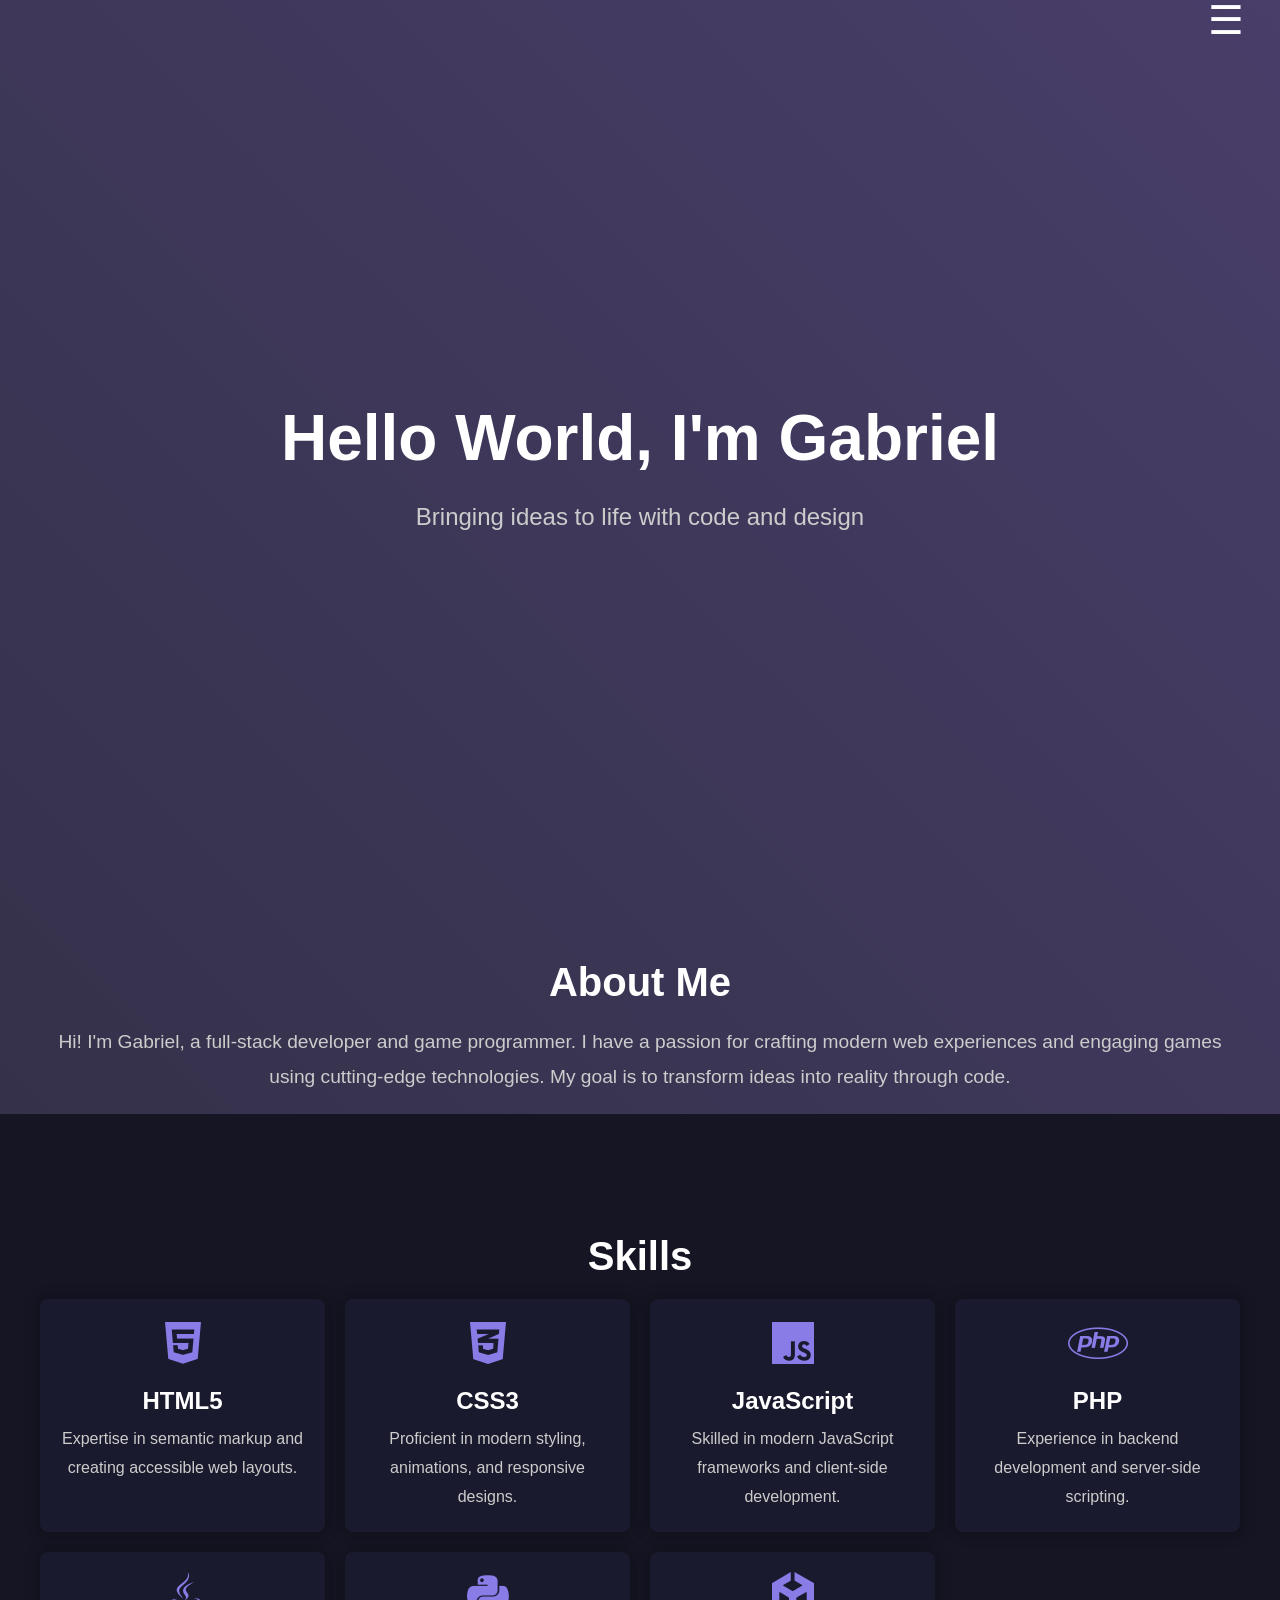
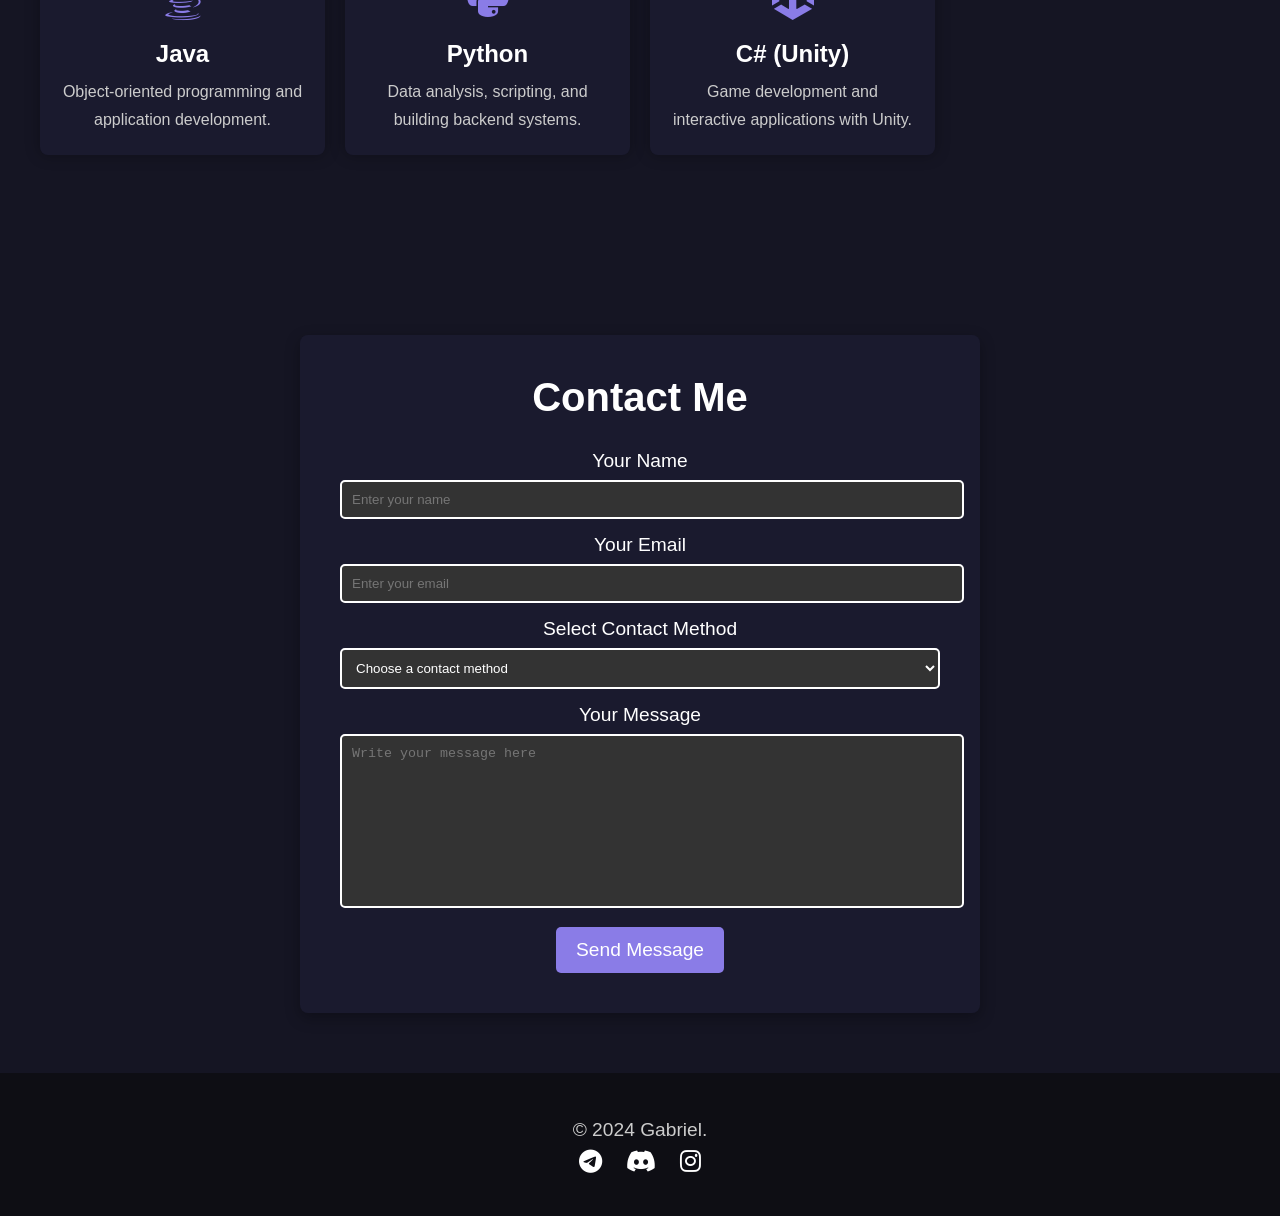
<file: Portfolio/index.html>
<!DOCTYPE html>
<html lang="en">
<head>
  <meta charset="UTF-8">
  <meta name="viewport" content="width=device-width, initial-scale=1.0">
  <title>Hello World, I'm Gabriel</title>
  <link rel="icon" href="https://img.icons8.com/?size=160&id=94497&format=png" type="image/png">
  <link href="https://cdnjs.cloudflare.com/ajax/libs/font-awesome/6.0.0-beta3/css/all.min.css" rel="stylesheet">
  <link rel="stylesheet" href="styles.css">
  <script src="script.js" defer></script>
</head>
<body>
  <!-- Navigation Menu -->
  <div class="navbar">
    <button class="menu-btn">&#9776;</button>
    <ul class="menu-items">
      <li><a href="#about">About Me</a></li>
      <li><a href="#skills">Skills</a></li>
      <li><a href="#contact">Contact</a></li>
    </ul>
    </div>  
    </div>
  </nav>

  <!-- Header Section -->
  <header id="header" class="header">
    <div class="container">
      <h1 class="wow">Hello World, I'm Gabriel</h1>
      <p class="wow">Bringing ideas to life with code and design</p>
    </div>
  </header>

  <!-- About Me Section -->
  <section id="about" class="about">
    <div class="container">
      <h2 class="wow">About Me</h2>
      <p class="wow">
        Hi! I'm Gabriel, a full-stack developer and game programmer. I have a passion for crafting modern web experiences 
        and engaging games using cutting-edge technologies. My goal is to transform ideas into reality through code.
      </p>
    </div>
  </section>

  <!-- Skills Section -->
  <section id="skills" class="skills">
    <div class="container">
      <h2 class="wow">Skills</h2>
      <div class="skills-grid">
        <!-- Skill Cards -->
        <div class="card wow">
          <i class="fab fa-html5"></i>
          <h3>HTML5</h3>
          <p>Expertise in semantic markup and creating accessible web layouts.</p>
        </div>
        <div class="card wow">
          <i class="fab fa-css3-alt"></i>
          <h3>CSS3</h3>
          <p>Proficient in modern styling, animations, and responsive designs.</p>
        </div>
        <div class="card wow">
          <i class="fab fa-js"></i>
          <h3>JavaScript</h3>
          <p>Skilled in modern JavaScript frameworks and client-side development.</p>
        </div>
        <div class="card wow">
          <i class="fab fa-php"></i>
          <h3>PHP</h3>
          <p>Experience in backend development and server-side scripting.</p>
        </div>
        <div class="card wow">
          <i class="fab fa-java"></i>
          <h3>Java</h3>
          <p>Object-oriented programming and application development.</p>
        </div>
        <div class="card wow">
          <i class="fab fa-python"></i>
          <h3>Python</h3>
          <p>Data analysis, scripting, and building backend systems.</p>
        </div>
        <div class="card wow">
          <i class="fab fa-unity"></i>
          <h3>C# (Unity)</h3>
          <p>Game development and interactive applications with Unity.</p>
        </div>
      </div>
    </div>
  </section>

  <!-- Contact Section -->
  <section id="contact">
    <div class="contact-container">
      <h2>Contact Me</h2>
      <form id="contact-form">
        <label for="name">Your Name</label>
        <input type="text" id="name" name="name" required placeholder="Enter your name">
  
        <label for="email">Your Email</label>
        <input type="email" id="email" name="email" required placeholder="Enter your email">
  
        <label for="contact-method">Select Contact Method</label>
        <select id="contact-method" name="contact-method" required>
          <option value="">Choose a contact method</option>
          <option value="email">Email</option>
          <option value="telegram">Telegram</option>
          <option value="discord">Discord</option>
        </select>
  
        <label for="message">Your Message</label>
        <textarea id="message" name="message" required placeholder="Write your message here"></textarea>
  
        <button type="submit" id="submit-btn">Send Message</button>
      </form>
    </div>
  </section>
  

  <!-- Footer Section -->
  <footer class="footer">
    <div class="container">
      <p>&copy; 2024 Gabriel.</p>
      <div class="socials">
        <a href="https://t.me/GabrieleLazzara"><i class="fab fa-telegram"></i></a>
        <a href="https://discord.com/users/706894566548045914"><i class="fab fa-discord"></i></a>
        <a href="https://www.instagram.com/gabriel_lazzara_"><i class="fab fa-instagram"></i></a>
      </div>
    </div>
  </footer>
</body>
</html>
</file>
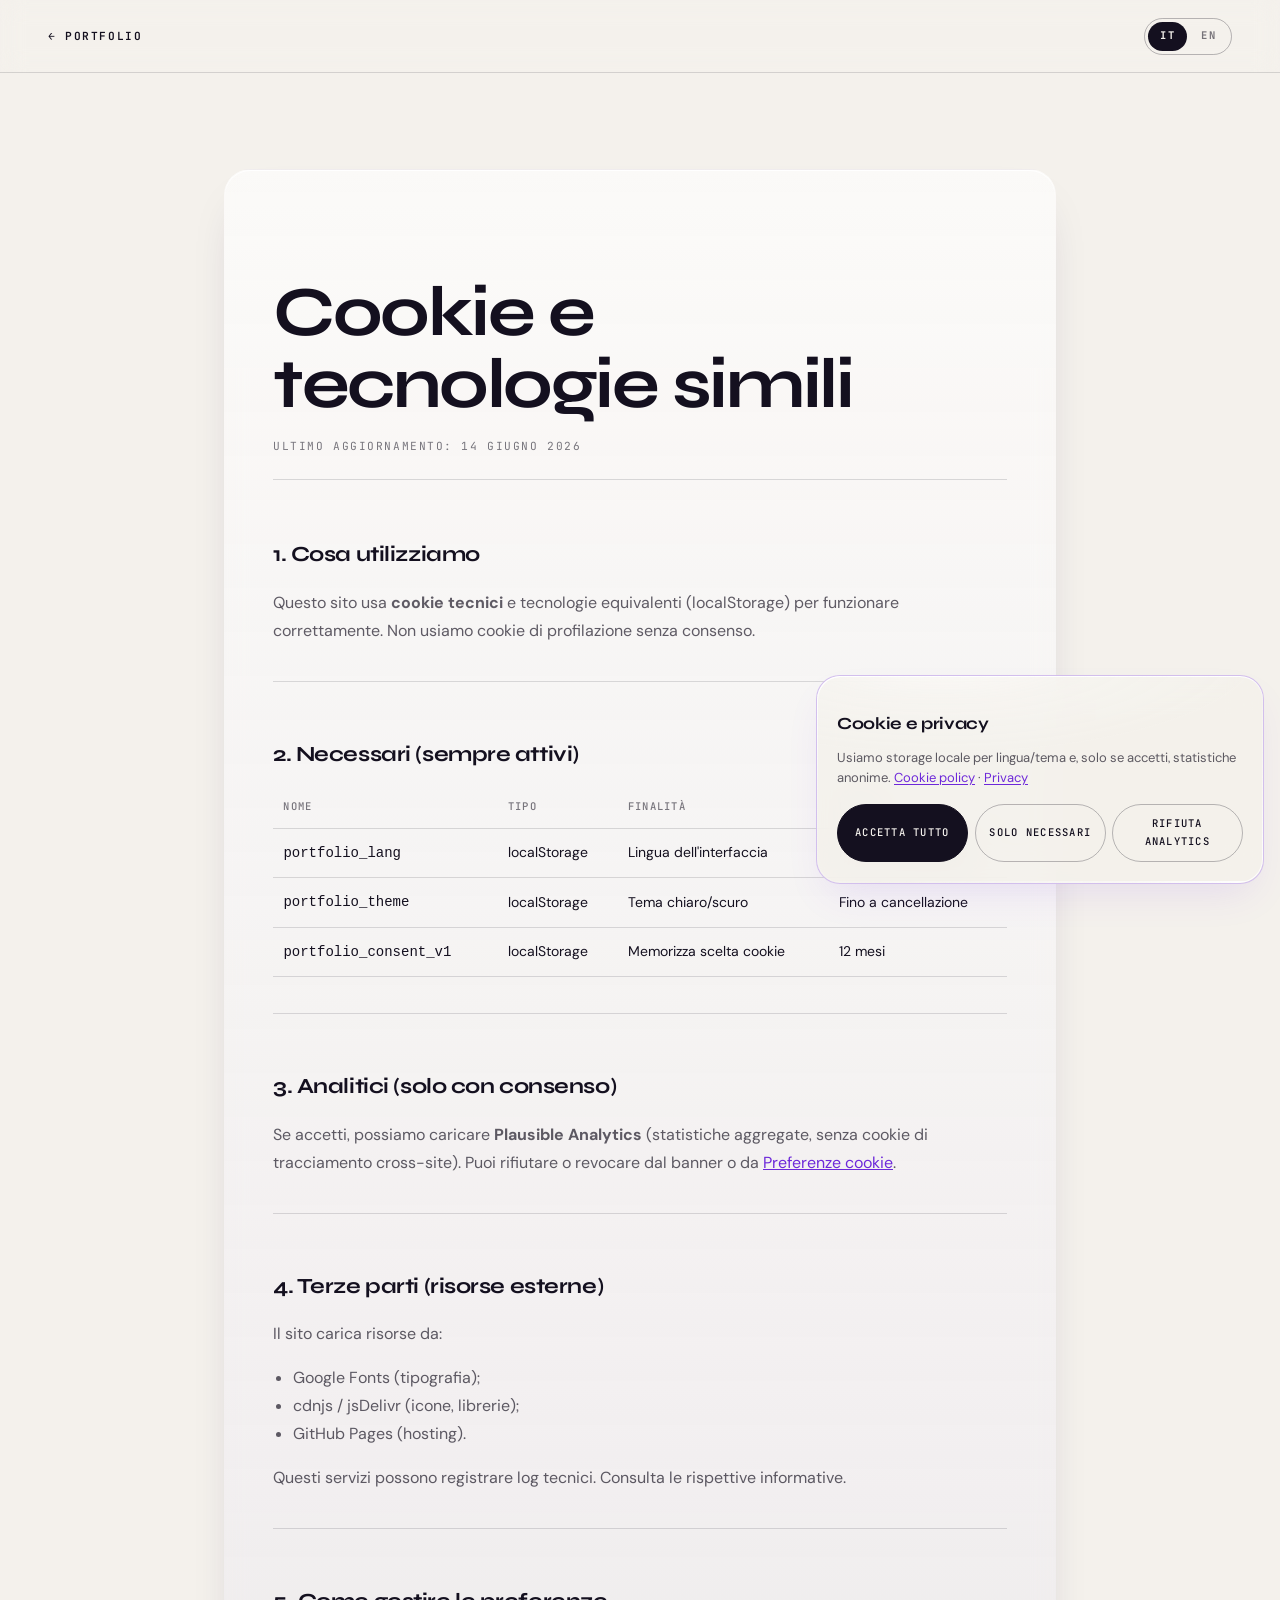
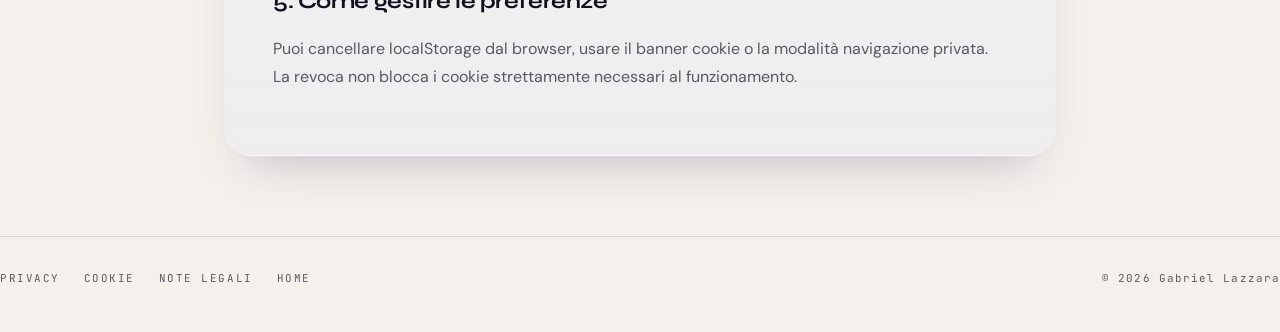
<file: cookie.html>
<!DOCTYPE html>
<html lang="it" data-theme="dark">
<head>
    <meta charset="UTF-8">
    <meta name="viewport" content="width=device-width, initial-scale=1.0">
    <meta name="robots" content="index, follow">
    <meta name="description" content="Cookie policy e localStorage del portfolio Gabriel Lazzara.">
    <link rel="canonical" href="https://onlyg4bb0.github.io/GabrielLazzara/cookie.html">
    <title>Cookie policy | Gabriel Lazzara</title>
    <link rel="preconnect" href="https://fonts.googleapis.com">
    <link rel="preconnect" href="https://fonts.gstatic.com" crossorigin>
    <link href="https://fonts.googleapis.com/css2?family=DM+Sans:ital,opsz,wght@0,9..40,400;0,9..40,500;0,9..40,600;0,9..40,700;1,9..40,400&family=Syne:wght@600;700;800&family=Instrument+Serif:ital@0;1&family=JetBrains+Mono:wght@400;500;600&display=swap" rel="stylesheet">
    <link rel="stylesheet" href="./css/main.css?v=57">
    <link rel="stylesheet" href="./css/legal.css?v=57">
    <link rel="stylesheet" href="./css/studio.css?v=57">
    <link rel="stylesheet" href="./css/liquid-glass.css?v=57">
    <script>
        (function () {
            const saved = localStorage.getItem('portfolio_theme');
            const prefersLight = window.matchMedia('(prefers-color-scheme: light)').matches;
            document.documentElement.setAttribute('data-theme', saved || (prefersLight ? 'light' : 'dark'));
        })();
    </script>
</head>
<body class="site-body legal-page" data-legal-page="cookie">
    <header class="legal-header">
        <div class="site-shell legal-header__inner">
            <a href="./" class="legal-back">← Portfolio</a>
            <div class="legal-lang" role="group" aria-label="Lingua">
                <button type="button" data-legal-lang="it" class="is-active" aria-pressed="true">IT</button>
                <button type="button" data-legal-lang="en" aria-pressed="false">EN</button>
            </div>
        </div>
    </header>
    <main class="legal-main site-shell">
        <article id="legal-content" class="legal-article glass-panel">
            <h1 id="legal-title">Cookie e tecnologie simili</h1>
            <p id="legal-updated" class="legal-updated">Ultimo aggiornamento: 14 giugno 2026</p>
        </article>
    </main>
    <footer class="legal-footer site-shell">
        <nav aria-label="Documenti legali">
            <a href="./privacy.html">Privacy</a>
            <a href="./cookie.html">Cookie</a>
            <a href="./note-legali.html">Note legali</a>
            <a href="./">Home</a>
        </nav>
        <p class="text-gray-500 text-sm">© 2026 Gabriel Lazzara</p>
    </footer>

    <div id="cookie-consent" class="glass-panel" role="dialog" aria-labelledby="cookie-consent-title" aria-hidden="true" hidden>
        <p id="cookie-consent-title" class="cookie-consent__title">Cookie e privacy</p>
        <p class="cookie-consent__text">Usiamo storage locale per lingua/tema e, solo se accetti, statistiche anonime. <a href="./cookie.html">Cookie policy</a> · <a href="./privacy.html">Privacy</a></p>
        <div class="cookie-consent__actions">
            <button type="button" class="cookie-consent__btn cookie-consent__btn--primary" data-consent-accept>Accetta tutto</button>
            <button type="button" class="cookie-consent__btn cookie-consent__btn--ghost" data-consent-necessary>Solo necessari</button>
            <button type="button" class="cookie-consent__btn cookie-consent__btn--ghost" data-consent-reject>Rifiuta analytics</button>
        </div>
    </div>

    <script src="./js/site-config.js"></script>
    <script src="./js/legal-content.js"></script>
    <script src="./js/consent.js?v=57" defer></script>
    <script src="./js/legal-page.js?v=57" defer></script>
    <script src="./js/liquid-glass.js?v=57" defer></script>
</body>
</html>
</file>
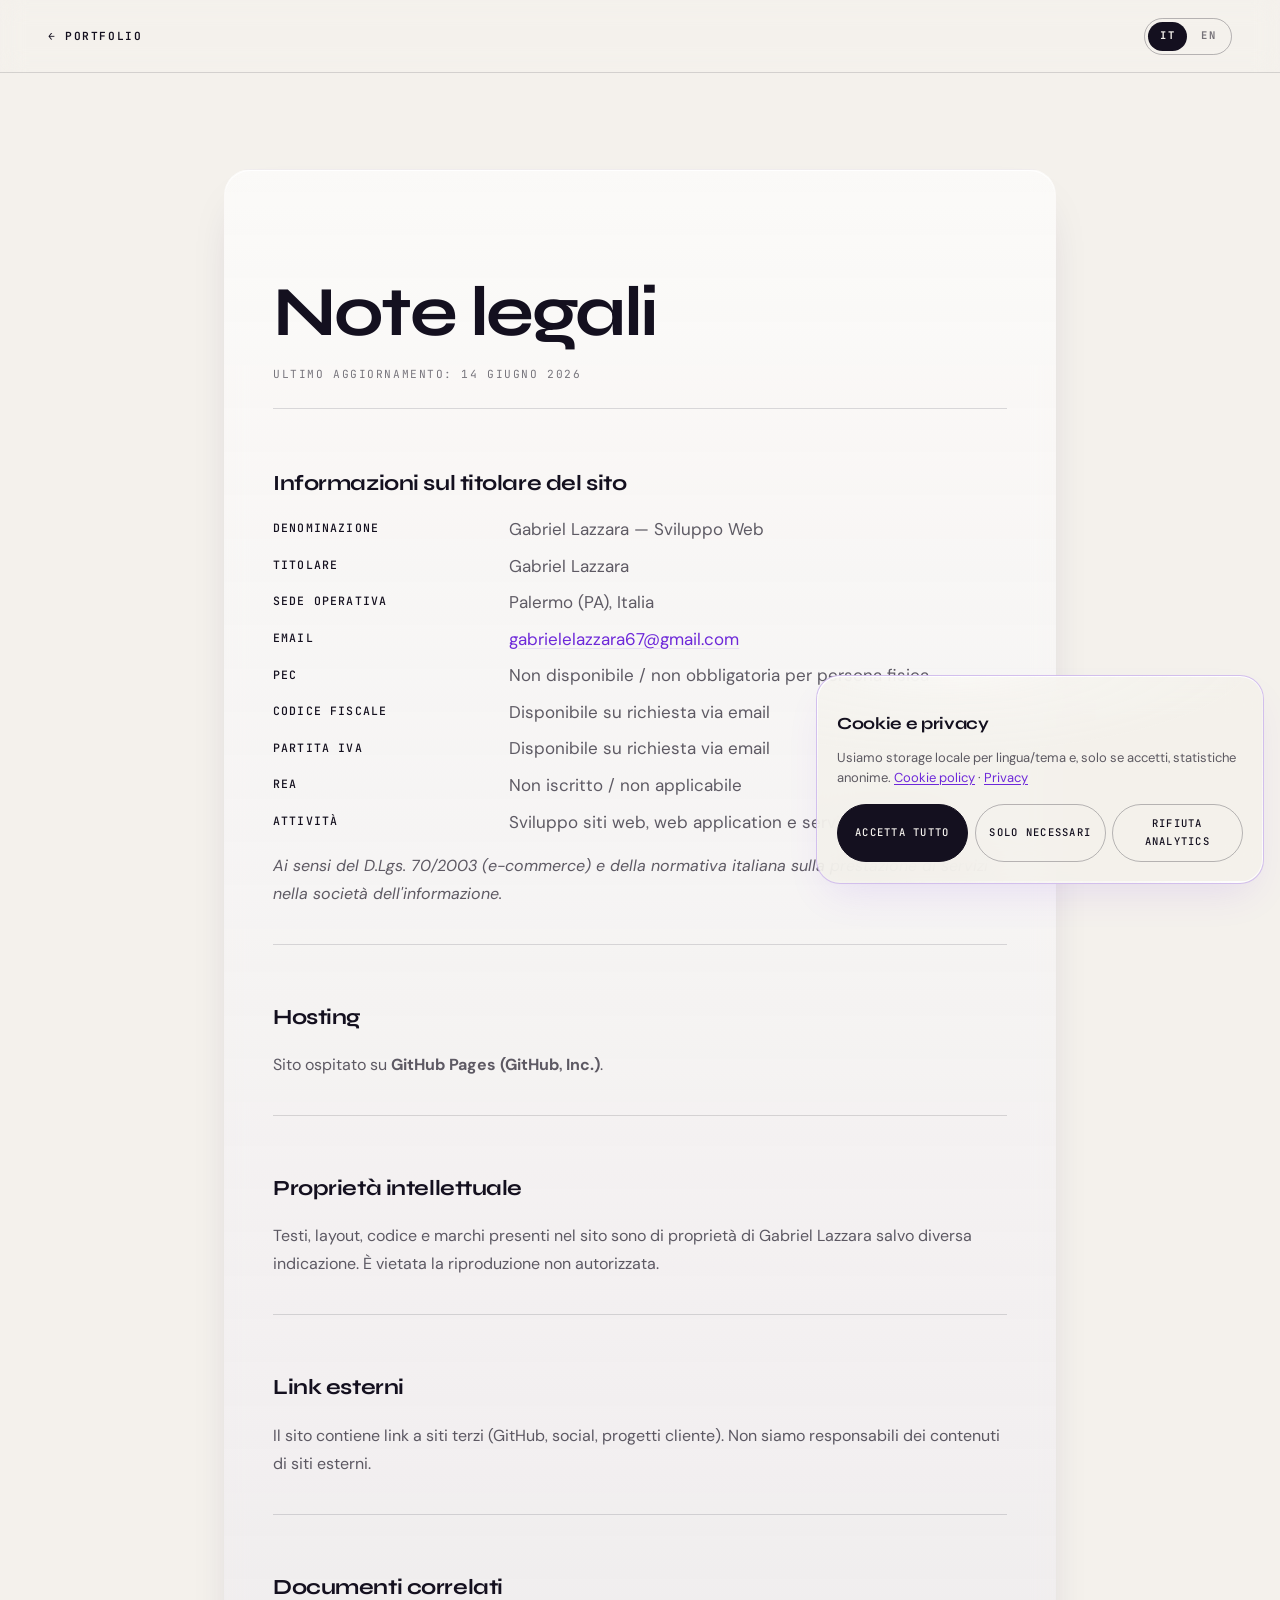
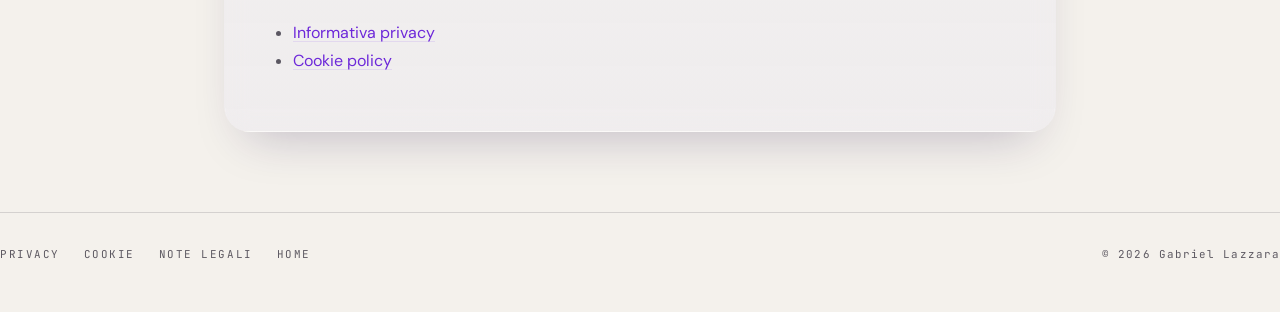
<file: note-legali.html>
<!DOCTYPE html>
<html lang="it" data-theme="dark">
<head>
    <meta charset="UTF-8">
    <meta name="viewport" content="width=device-width, initial-scale=1.0">
    <meta name="robots" content="index, follow">
    <meta name="description" content="Note legali — Gabriel Lazzara, web developer a Palermo.">
    <link rel="canonical" href="https://onlyg4bb0.github.io/GabrielLazzara/note-legali.html">
    <title>Note legali | Gabriel Lazzara</title>
    <link rel="preconnect" href="https://fonts.googleapis.com">
    <link rel="preconnect" href="https://fonts.gstatic.com" crossorigin>
    <link href="https://fonts.googleapis.com/css2?family=DM+Sans:ital,opsz,wght@0,9..40,400;0,9..40,500;0,9..40,600;0,9..40,700;1,9..40,400&family=Syne:wght@600;700;800&family=Instrument+Serif:ital@0;1&family=JetBrains+Mono:wght@400;500;600&display=swap" rel="stylesheet">
    <link rel="stylesheet" href="./css/main.css?v=57">
    <link rel="stylesheet" href="./css/legal.css?v=57">
    <link rel="stylesheet" href="./css/studio.css?v=57">
    <link rel="stylesheet" href="./css/liquid-glass.css?v=57">
    <script>
        (function () {
            const saved = localStorage.getItem('portfolio_theme');
            const prefersLight = window.matchMedia('(prefers-color-scheme: light)').matches;
            document.documentElement.setAttribute('data-theme', saved || (prefersLight ? 'light' : 'dark'));
        })();
    </script>
</head>
<body class="site-body legal-page" data-legal-page="imprint">
    <header class="legal-header">
        <div class="site-shell legal-header__inner">
            <a href="./" class="legal-back">← Portfolio</a>
            <div class="legal-lang" role="group" aria-label="Lingua">
                <button type="button" data-legal-lang="it" class="is-active" aria-pressed="true">IT</button>
                <button type="button" data-legal-lang="en" aria-pressed="false">EN</button>
            </div>
        </div>
    </header>
    <main class="legal-main site-shell">
        <article id="legal-content" class="legal-article glass-panel">
            <h1 id="legal-title">Note legali</h1>
            <p id="legal-updated" class="legal-updated">Ultimo aggiornamento: 14 giugno 2026</p>
        </article>
    </main>
    <footer class="legal-footer site-shell">
        <nav aria-label="Documenti legali">
            <a href="./privacy.html">Privacy</a>
            <a href="./cookie.html">Cookie</a>
            <a href="./note-legali.html">Note legali</a>
            <a href="./">Home</a>
        </nav>
        <p class="text-gray-500 text-sm">© 2026 Gabriel Lazzara</p>
    </footer>

    <div id="cookie-consent" class="glass-panel" role="dialog" aria-labelledby="cookie-consent-title" aria-hidden="true" hidden>
        <p id="cookie-consent-title" class="cookie-consent__title">Cookie e privacy</p>
        <p class="cookie-consent__text">Usiamo storage locale per lingua/tema e, solo se accetti, statistiche anonime. <a href="./cookie.html">Cookie policy</a> · <a href="./privacy.html">Privacy</a></p>
        <div class="cookie-consent__actions">
            <button type="button" class="cookie-consent__btn cookie-consent__btn--primary" data-consent-accept>Accetta tutto</button>
            <button type="button" class="cookie-consent__btn cookie-consent__btn--ghost" data-consent-necessary>Solo necessari</button>
            <button type="button" class="cookie-consent__btn cookie-consent__btn--ghost" data-consent-reject>Rifiuta analytics</button>
        </div>
    </div>

    <script src="./js/site-config.js"></script>
    <script src="./js/legal-content.js"></script>
    <script src="./js/consent.js?v=57" defer></script>
    <script src="./js/legal-page.js?v=57" defer></script>
    <script src="./js/liquid-glass.js?v=57" defer></script>
</body>
</html>
</file>
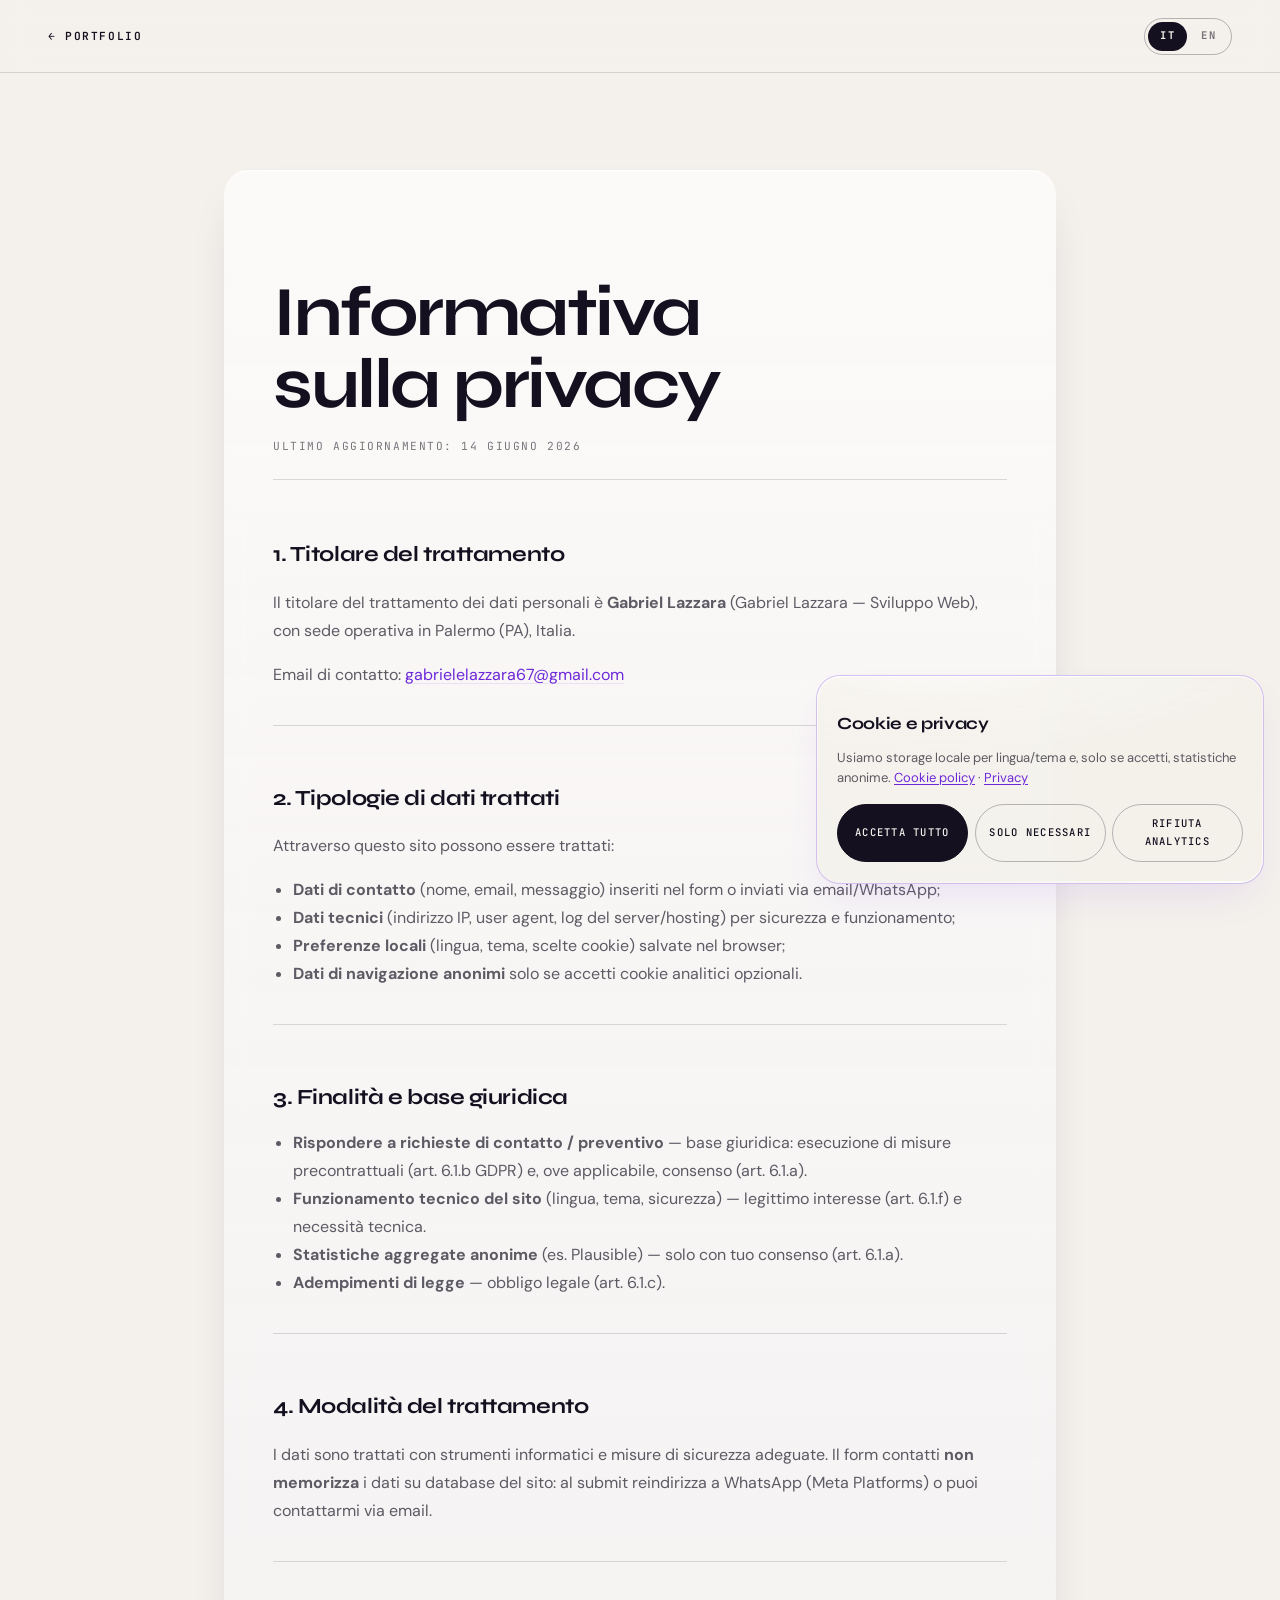
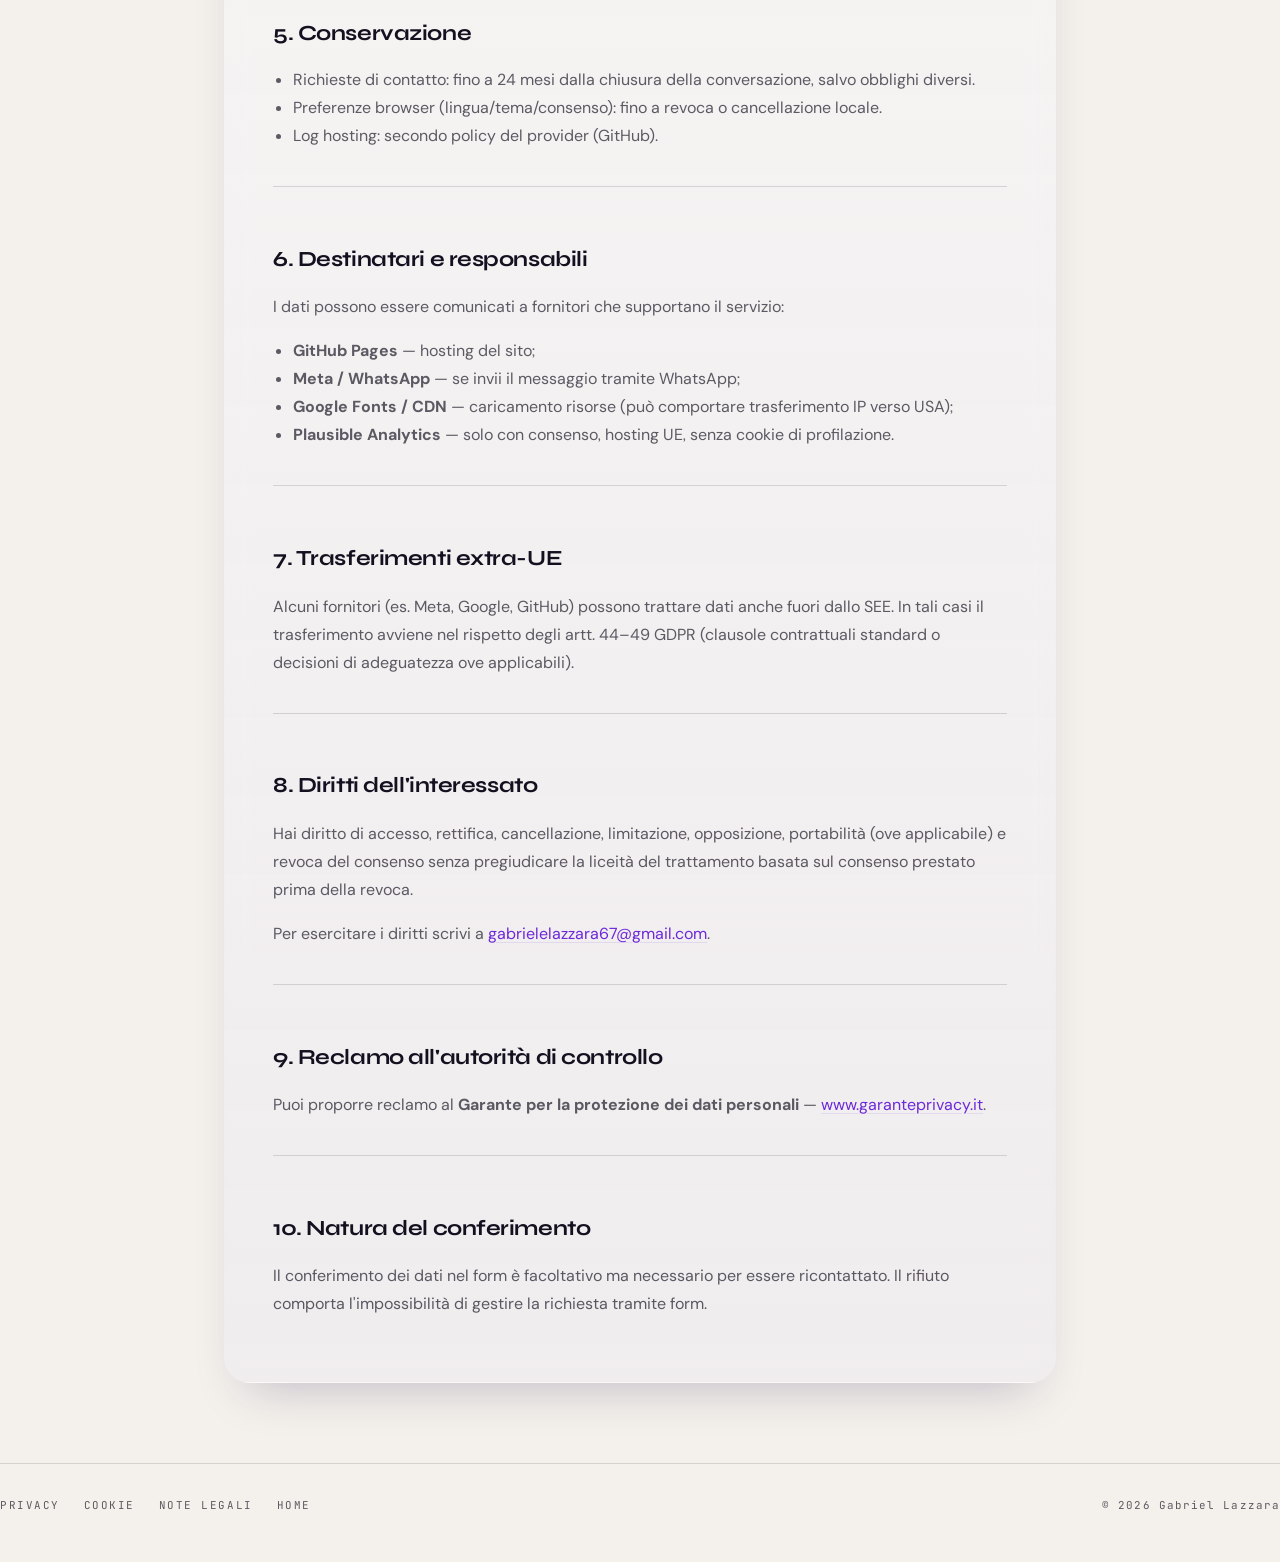
<file: privacy.html>
<!DOCTYPE html>
<html lang="it" data-theme="dark">
<head>
    <meta charset="UTF-8">
    <meta name="viewport" content="width=device-width, initial-scale=1.0">
    <meta name="robots" content="index, follow">
    <meta name="description" content="Informativa privacy GDPR di Gabriel Lazzara — web developer a Palermo.">
    <link rel="canonical" href="https://onlyg4bb0.github.io/GabrielLazzara/privacy.html">
    <title>Informativa privacy | Gabriel Lazzara</title>
    <link rel="preconnect" href="https://fonts.googleapis.com">
    <link rel="preconnect" href="https://fonts.gstatic.com" crossorigin>
    <link href="https://fonts.googleapis.com/css2?family=DM+Sans:ital,opsz,wght@0,9..40,400;0,9..40,500;0,9..40,600;0,9..40,700;1,9..40,400&family=Syne:wght@600;700;800&family=Instrument+Serif:ital@0;1&family=JetBrains+Mono:wght@400;500;600&display=swap" rel="stylesheet">
    <link rel="stylesheet" href="./css/main.css?v=57">
    <link rel="stylesheet" href="./css/legal.css?v=57">
    <link rel="stylesheet" href="./css/studio.css?v=57">
    <link rel="stylesheet" href="./css/liquid-glass.css?v=57">
    <script>
        (function () {
            const saved = localStorage.getItem('portfolio_theme');
            const prefersLight = window.matchMedia('(prefers-color-scheme: light)').matches;
            document.documentElement.setAttribute('data-theme', saved || (prefersLight ? 'light' : 'dark'));
        })();
    </script>
</head>
<body class="site-body legal-page" data-legal-page="privacy">
    <header class="legal-header">
        <div class="site-shell legal-header__inner">
            <a href="./" class="legal-back">← Portfolio</a>
            <div class="legal-lang" role="group" aria-label="Lingua">
                <button type="button" data-legal-lang="it" class="is-active" aria-pressed="true">IT</button>
                <button type="button" data-legal-lang="en" aria-pressed="false">EN</button>
            </div>
        </div>
    </header>
    <main class="legal-main site-shell">
        <article id="legal-content" class="legal-article glass-panel">
            <h1 id="legal-title">Informativa sulla privacy</h1>
            <p id="legal-updated" class="legal-updated">Ultimo aggiornamento: 14 giugno 2026</p>
        </article>
    </main>
    <footer class="legal-footer site-shell">
        <nav aria-label="Documenti legali">
            <a href="./privacy.html">Privacy</a>
            <a href="./cookie.html">Cookie</a>
            <a href="./note-legali.html">Note legali</a>
            <a href="./">Home</a>
        </nav>
        <p class="text-gray-500 text-sm">© 2026 Gabriel Lazzara</p>
    </footer>

    <div id="cookie-consent" class="glass-panel" role="dialog" aria-labelledby="cookie-consent-title" aria-hidden="true" hidden>
        <p id="cookie-consent-title" class="cookie-consent__title">Cookie e privacy</p>
        <p class="cookie-consent__text">Usiamo storage locale per lingua/tema e, solo se accetti, statistiche anonime. <a href="./cookie.html">Cookie policy</a> · <a href="./privacy.html">Privacy</a></p>
        <div class="cookie-consent__actions">
            <button type="button" class="cookie-consent__btn cookie-consent__btn--primary" data-consent-accept>Accetta tutto</button>
            <button type="button" class="cookie-consent__btn cookie-consent__btn--ghost" data-consent-necessary>Solo necessari</button>
            <button type="button" class="cookie-consent__btn cookie-consent__btn--ghost" data-consent-reject>Rifiuta analytics</button>
        </div>
    </div>

    <script src="./js/site-config.js"></script>
    <script src="./js/legal-content.js"></script>
    <script src="./js/consent.js?v=57" defer></script>
    <script src="./js/legal-page.js?v=57" defer></script>
    <script src="./js/liquid-glass.js?v=57" defer></script>
</body>
</html>
</file>
<file: Portfolio/styles.css>
/* General Styles */
body {
    margin: 0;
    font-family: 'Poppins', sans-serif;
    background: linear-gradient(45deg, #101010, #2b2b3b, #5d4b8a);
    background-size: 300% 300%;
    animation: gradientAnimation 4s infinite;
    color: #ffffff;
    scroll-behavior: smooth; /* Abilita lo smooth scroll */
}

.container {
    max-width: 1200px;
    margin: 0 auto;
    padding: 20px;
}

h1, h2, p {
    margin: 0;
    padding: 0;
}

h1 {
    font-size: 4rem;
    text-align: center;
    color: #ffffff;
    animation: fadeIn 2s ease-out;
}

h2 {
    font-size: 2.5rem;
    margin-bottom: 20px;
    text-align: center;
    color: #ffffff;
}

p {
    font-size: 1.2rem;
    line-height: 1.8;
    color: #cccccc;
    text-align: center;
}

/* Navbar */
.navbar {
    position: fixed;
    top: 0;
    right: 10px; /* Spostato verso destra */
    width: auto;
    display: flex;
    justify-content: flex-end; /* Allinea il menu verso la fine (destra) */
    align-items: center;
    padding: 20px 30px;
    z-index: 1000;
}

.menu-btn {
    background: none;
    border: none;
    color: #fff;
    font-size: 2.5rem; /* Aumentato per visibilità */
    cursor: pointer;
    position: absolute;
    right: 20px; /* Posizione dell'icona a destra */
    top: 50%;
    transform: translateY(-50%);
}

.menu-items {
    display: none;
    position: absolute;
    right: 20px; /* Spostato a destra rispetto all'icona */
    top: 60px;
    background: rgba(0, 0, 0, 0.95);
    padding: 20px 25px;
    border-radius: 10px;
    box-shadow: 0 5px 20px rgba(0, 0, 0, 0.5);
    z-index: 999;
    opacity: 0;
    transform: translateY(-10px);
    transition: all 0.3s ease;
}

.menu-items.active {
    display: block;
    opacity: 1;
    transform: translateY(0);
}

.menu-items li {
    margin: 15px 0;
}

.menu-items a {
    text-decoration: none;
    color: #ffffff;
    font-size: 1.5rem; /* Ingrandito il menu */
    transition: all 0.3s ease;
}

.menu-items a:hover {
    color: #8a7ce7;
    transform: translateX(5px);
}

/* Header */
.header {
    height: 100vh;
    display: flex;
    align-items: center;
    justify-content: center;
    text-align: center;
    padding: 20px;
}

.header h1 {
    animation: fadeIn 2s ease-out;
    color: #ffffff;
}

.header p {
    font-size: 1.5rem;
    margin-top: 20px;
    animation: fadeInUp 2s;
}

/* Skills Section */
.skills {
    padding: 100px 20px;
    text-align: center;
    background: #151523;
}

.skills-grid {
    display: grid;
    grid-template-columns: repeat(auto-fit, minmax(250px, 1fr));
    gap: 20px;
}

.card {
    background: #1a1a2e;
    padding: 20px;
    border-radius: 8px;
    text-align: center;
    transition: transform 0.3s, box-shadow 0.3s;
    box-shadow: 0 0 15px rgba(0, 0, 0, 0.3);
}

.card:hover {
    transform: translateY(-10px);
    box-shadow: 0 10px 25px rgba(0, 0, 0, 0.5);
}

.card i {
    font-size: 3rem;
    color: #8a7ce7;
    margin-bottom: 10px;
}

.card h3 {
    margin: 10px 0;
    font-size: 1.5rem;
    color: #ffffff;
}

.card p {
    font-size: 1rem;
    color: #cccccc;
}

/* Contact Section */
#contact {
    background: #151523;
    padding: 60px 20px;
    text-align: center;
}

.contact-container {
    max-width: 600px;
    margin: 0 auto;
    background-color: #1a1a2e;
    padding: 40px;
    border-radius: 8px;
    box-shadow: 0 5px 15px rgba(0, 0, 0, 0.3);
}

.contact-container h2 {
    font-size: 2.5rem;
    color: #fff;
    margin-bottom: 30px;
}

.contact-container label {
    display: block;
    font-size: 1.2rem;
    color: #fff;
    margin-bottom: 8px;
}

.contact-container input, .contact-container select, .contact-container textarea {
    width: 100%;
    padding: 10px;
    margin-bottom: 15px;
    border: 2px solid #fff;
    border-radius: 5px;
    background-color: #333;
    color: #fff;
}

.contact-container textarea {
    height: 150px;
    resize: none;
}

#submit-btn {
    background-color: #8a7ce7;
    color: #fff;
    padding: 12px 20px;
    border: none;
    border-radius: 5px;
    cursor: pointer;
    font-size: 1.2rem;
}

#submit-btn:hover {
    background-color: #7362df;
}

/* Footer */
.footer {
    padding: 20px;
    background: #0e0e14;
    text-align: center;
}

.footer .socials a {
    margin: 0 10px;
    color: #ffffff;
    font-size: 1.5rem;
    transition: color 0.3s;
}

.footer .socials a:hover {
    color: #8a7ce7;
}

/* Media Query per mobile */
@media screen and (max-width: 768px) {
    /* Navbar */
    .navbar {
        right: 0; /* Rende il navbar più centrale */
        padding: 15px;
    }

    .menu-btn {
        font-size: 2rem; /* Ridurre la dimensione dell'icona */
        right: 15px;
    }

    .menu-items {
        top: 50px; /* Modifica la posizione del menu */
        padding: 15px 20px;
    }

    .menu-items a {
        font-size: 1.3rem; /* Ridurre la dimensione del testo del menu */
    }

    /* Header */
    .header {
        height: auto; /* Evita che l'header sia troppo grande */
        padding: 40px 20px;
    }

    .header h1 {
        font-size: 2.5rem; /* Ridurre la dimensione del titolo */
    }

    .header p {
        font-size: 1.2rem;
    }

    /* Skills Section */
    .skills {
        padding: 60px 20px;
    }

    .skills-grid {
        grid-template-columns: 1fr 1fr; /* Modifica il layout delle skills per schermi piccoli */
    }

    .card {
        padding: 15px;
    }

    .card i {
        font-size: 2.5rem;
    }

    .card h3 {
        font-size: 1.3rem;
    }

    .card p {
        font-size: 0.9rem;
    }

    /* Contact Section */
    .contact-container {
        width: 100%; /* Full width per schermi piccoli */
        padding: 20px;
    }

    .contact-container h2 {
        font-size: 2rem;
    }

    .contact-container label, .contact-container input, .contact-container select, .contact-container textarea {
        font-size: 1rem; /* Ridurre la dimensione del font nei form */
    }

    #submit-btn {
        font-size: 1rem;
    }

    /* Footer */
    .footer .socials a {
        font-size: 1.2rem; /* Ridurre le dimensioni delle icone social */
    }
}

/* Media Query per schermi molto piccoli (smartphone) */
@media screen and (max-width: 480px) {
    .header h1 {
        font-size: 2rem; /* Ridurre ulteriormente la dimensione */
    }

    .header p {
        font-size: 1rem;
    }

    .menu-btn {
        font-size: 1.8rem; /* Ridurre ancora la dimensione dell'icona */
    }

    .menu-items a {
        font-size: 1.2rem; /* Ridurre il testo del menu */
    }

    .contact-container h2 {
        font-size: 1.8rem;
    }

    .contact-container label, .contact-container input, .contact-container select, .contact-container textarea {
        font-size: 0.9rem;
    }

    #submit-btn {
        font-size: 1rem;
    }

    .footer .socials a {
        font-size: 1rem; /* Icone social più piccole su smartphone */
    }
}
</file>
<file: css/main.css>
/* ==========================================================================
   Gabriel Lazzara Portfolio — Neo-Brutalism Design System
   Thick borders · hard offset shadows · flat surfaces · Syne headings
   Dark palette: #08060f / #16122a / #8b5cf6 / #e8eaf0
   ========================================================================== */

:root,
[data-theme="dark"] {
    color-scheme: dark;

    /* 60 / 30 / 10 — dark */
    --c-dominant: #08060f;
    --c-dominant-elevated: #0c0a14;
    --c-secondary: #16122a;
    --c-secondary-border: #2a2444;
    --c-secondary-muted: #6b7280;
    --c-text: #e8eaf0;
    --c-text-muted: #9ca3af;
    --c-accent: #8b5cf6;
    --c-accent-hover: #a855f7;
    --c-accent-bright: #c084fc;
    --c-accent-indigo: #6366f1;
    --c-accent-fuchsia: #e879f9;
    --c-accent-soft: rgba(139, 92, 246, 0.15);
    --c-accent-glow: rgba(139, 92, 246, 0.35);
    --c-nav-bg: #16122a;
    --c-nav-scrolled: #16122a;
    --c-mobile-menu: #08060f;
    --c-shadow: rgba(0, 0, 0, 0.28);
    --c-mesh-a: rgba(22, 18, 42, 0.9);
    --c-mesh-b: rgba(22, 18, 42, 0.5);
    --c-grid-line: rgba(139, 92, 246, 0.22);
    --c-selection-bg: rgba(139, 92, 246, 0.35);
    --c-thumb-overlay: rgba(8, 6, 15, 0.72);

    /* Neo-brutal tokens */
    --neo-border: 3px;
    --neo-radius: 4px;
    --neo-radius-sm: 2px;
    --neo-radius-md: 4px;
    --neo-radius-lg: 6px;
    --neo-shadow-x: 6px;
    --neo-shadow-y: 6px;
    --neo-shadow: var(--neo-shadow-x) var(--neo-shadow-y) 0 var(--c-accent);
    --neo-shadow-sm: 4px 4px 0 var(--c-accent);
    --neo-shadow-hover: 3px 3px 0 var(--c-accent);
    --neo-shadow-press: 1px 1px 0 var(--c-accent);
    --neo-shadow-muted: 6px 6px 0 var(--c-secondary-border);
    --neo-shadow-accent-indigo: 6px 6px 0 var(--c-accent-indigo);

    /* Legacy aliases — solid surfaces, no glass blur */
    --c-glass: var(--c-secondary);
    --c-glass-strong: var(--c-secondary);
    --c-glass-border: var(--c-secondary-border);
    --c-glass-highlight: transparent;
    --glass-blur: 0;
    --glass-blur-strong: 0;
    --glass-saturate: 1;
    --glass-filter: none;
    --glass-filter-strong: none;
    --glass-shadow: var(--neo-shadow-muted);
    --glass-shadow-hover: var(--neo-shadow);

    --radius-sm: var(--neo-radius-sm);
    --radius-md: var(--neo-radius-md);
    --radius-lg: var(--neo-radius-lg);
    --radius-xl: var(--neo-radius-lg);

    --font-display: "Syne", system-ui, sans-serif;
    --font-body: "DM Sans", system-ui, sans-serif;
    --text-display: clamp(2.125rem, 6.5vw, 3.75rem);
    --text-h2: clamp(1.75rem, 4.2vw, 3rem);
    --text-h3: clamp(1.0625rem, 2.2vw, 1.375rem);
    --text-body: clamp(1rem, 1.8vw, 1.125rem);
    --text-small: 0.875rem;
    --text-xs: 0.75rem;
    --leading-display: 1.08;
    --leading-heading: 1.22;
    --leading-body: 1.68;

    --space-section: clamp(3rem, 8vw, 6.5rem);
    --space-block: clamp(0.875rem, 2.5vw, 1.5rem);
    --container-pad: clamp(1rem, 4.5vw, 2rem);
    --container-max: 72rem;
    --header-h: clamp(3.5rem, 10vw, 4.25rem);
    --safe-left: env(safe-area-inset-left, 0px);
    --safe-right: env(safe-area-inset-right, 0px);
    --safe-bottom: env(safe-area-inset-bottom, 0px);
    --safe-top: env(safe-area-inset-top, 0px);

    --ease-smooth: cubic-bezier(0.22, 1, 0.36, 1);
    --ease-out: cubic-bezier(0.16, 1, 0.3, 1);
    --ease-spring: cubic-bezier(0.34, 1.45, 0.64, 1);
    --ease-snap: cubic-bezier(0.25, 1, 0.35, 1);
    --duration-instant: 0.06s;
    --duration-fast: 0.12s;
    --duration-normal: 0.28s;
    --duration-slow: 0.52s;
}

[data-theme="light"] {
    color-scheme: light;

    --c-dominant: #f8f7fc;
    --c-dominant-elevated: #f1eef8;
    --c-secondary: #ffffff;
    --c-secondary-border: #1a1028;
    --c-secondary-muted: #5a5368;
    --c-text: #120e1c;
    --c-text-muted: #443f52;
    --c-accent: #7c3aed;
    --c-accent-hover: #6d28d9;
    --c-accent-bright: #8b5cf6;
    --c-accent-indigo: #4f46e5;
    --c-accent-fuchsia: #c026d3;
    --c-accent-soft: rgba(124, 58, 237, 0.12);
    --c-accent-glow: rgba(124, 58, 237, 0.22);
    --c-nav-bg: #ffffff;
    --c-nav-scrolled: #ffffff;
    --c-mobile-menu: #f8f7fc;
    --c-shadow: rgba(20, 16, 31, 0.12);
    --c-mesh-a: rgba(237, 229, 252, 0.92);
    --c-mesh-b: rgba(221, 214, 247, 0.48);
    --c-grid-line: rgba(124, 58, 237, 0.18);
    --c-selection-bg: rgba(124, 58, 237, 0.18);
    --c-thumb-overlay: rgba(18, 16, 28, 0.55);

    --neo-shadow: var(--neo-shadow-x) var(--neo-shadow-y) 0 var(--c-accent);
    --neo-shadow-muted: 6px 6px 0 #c4b5fd;
    --glass-shadow: var(--neo-shadow-muted);
    --glass-shadow-hover: var(--neo-shadow);

    --c-glass: var(--c-secondary);
    --c-glass-strong: var(--c-secondary);
    --c-glass-border: var(--c-secondary-border);
}

/* ---------- Reset & base ---------- */
*, *::before, *::after { box-sizing: border-box; }

html {
    scroll-behavior: auto;
    overflow-x: hidden;
    touch-action: pan-y;
}

html.scroll-smooth { scroll-behavior: smooth; }

body,
.site-body {
    background-color: var(--c-dominant);
    color: var(--c-text);
    overflow-x: hidden;
    min-height: 100dvh;
    font-family: var(--font-body);
    font-size: var(--text-body);
    line-height: var(--leading-body);
    transition: background-color 0.35s ease, color 0.35s ease;
    padding-left: var(--safe-left);
    padding-right: var(--safe-right);
}

.site-body ::selection {
    background: var(--c-selection-bg);
    color: var(--c-text);
}

.antialiased {
    -webkit-font-smoothing: antialiased;
    -moz-osx-font-smoothing: grayscale;
}

.font-sans { font-family: var(--font-body); }

img, video, svg { max-width: 100%; height: auto; }

a { color: inherit; text-decoration: none; }

button { font: inherit; cursor: pointer; border: none; background: none; }

/* ---------- Tailwind utility replacements ---------- */
.block { display: block; }
.inline-block { display: inline-block; }
.inline-flex { display: inline-flex; }
.flex { display: flex; }
.hidden { display: none !important; }
.grid { display: grid; }

.flex-col { flex-direction: column; }
.flex-wrap { flex-wrap: wrap; }
.flex-grow { flex-grow: 1; }
.shrink-0 { flex-shrink: 0; }
.items-center { align-items: center; }
.items-stretch { align-items: stretch; }
.justify-center { justify-content: center; }
.justify-between { justify-content: space-between; }
.justify-start { justify-content: flex-start; }

.relative { position: relative; }
.absolute { position: absolute; }
.fixed { position: fixed; }
.inset-0 { inset: 0; }
.top-0 { top: 0; }
.left-0 { left: 0; }
.right-0 { right: 0; }
.bottom-0 { bottom: 0; }
.z-10 { z-index: 10; }
.z-20 { z-index: 20; }
.z-50 { z-index: 50; }

.w-full { width: 100%; }
.w-fit { width: fit-content; }
.w-3 { width: 0.75rem; }
.w-8 { width: 2rem; }
.w-11 { width: 2.75rem; }
.w-12 { width: 3rem; }
.w-32 { width: 8rem; }
.h-0\.5 { height: 0.125rem; }
.h-3 { height: 0.75rem; }
.h-8 { height: 2rem; }
.h-11 { height: 2.75rem; }
.h-12 { height: 3rem; }
.h-14 { height: 3.5rem; }
.h-32 { height: 8rem; }
.h-56 { height: 14rem; }
.h-64 { height: 16rem; }
.h-80 { height: 20rem; }
.h-full { height: 100%; }
.min-h-0 { min-height: 0; }
.min-w-0 { min-width: 0; }
.max-w-full { max-width: 100%; }
.max-w-xl { max-width: 36rem; }
.max-w-2xl { max-width: 42rem; }
.max-w-3xl { max-width: 48rem; }
.max-w-4xl { max-width: 56rem; }
.max-w-md { max-width: 28rem; }

.mx-auto { margin-left: auto; margin-right: auto; }
.ml-1 { margin-left: 0.25rem; }
.ml-2 { margin-left: 0.5rem; }
.mr-1 { margin-right: 0.25rem; }
.mb-1 { margin-bottom: 0.25rem; }
.mb-2 { margin-bottom: 0.5rem; }
.mb-3 { margin-bottom: 0.75rem; }
.mb-4 { margin-bottom: 1rem; }
.mb-5 { margin-bottom: 1.25rem; }
.mb-6 { margin-bottom: 1.5rem; }
.mb-8 { margin-bottom: 2rem; }
.mb-10 { margin-bottom: 2.5rem; }
.mb-12 { margin-bottom: 3rem; }
.mb-14 { margin-bottom: 3.5rem; }
.mb-16 { margin-bottom: 4rem; }
.mt-1 { margin-top: 0.25rem; }
.mt-2 { margin-top: 0.5rem; }
.mt-4 { margin-top: 1rem; }
.mt-5 { margin-top: 1.25rem; }
.mt-8 { margin-top: 2rem; }
.mt-10 { margin-top: 2.5rem; }
.mt-14 { margin-top: 3.5rem; }
.mt-auto { margin-top: auto; }

.p-1 { padding: 0.25rem; }
.p-4 { padding: 1rem; }
.p-5 { padding: 1.25rem; }
.p-6 { padding: 1.5rem; }
.p-8 { padding: 2rem; }
.px-2 { padding-left: 0.5rem; padding-right: 0.5rem; }
.px-3 { padding-left: 0.75rem; padding-right: 0.75rem; }
.px-4 { padding-left: 1rem; padding-right: 1rem; }
.px-5 { padding-left: 1.25rem; padding-right: 1.25rem; }
.px-10 { padding-left: 2.5rem; padding-right: 2.5rem; }
.py-1 { padding-top: 0.25rem; padding-bottom: 0.25rem; }
.py-2 { padding-top: 0.5rem; padding-bottom: 0.5rem; }
.py-2\.5 { padding-top: 0.625rem; padding-bottom: 0.625rem; }
.py-3 { padding-top: 0.75rem; padding-bottom: 0.75rem; }
.py-4 { padding-top: 1rem; padding-bottom: 1rem; }
.py-10 { padding-top: 2.5rem; padding-bottom: 2.5rem; }
.pt-6 { padding-top: 1.5rem; }
.pt-16 { padding-top: 4rem; }
.pb-8 { padding-bottom: 2rem; }
.pb-10 { padding-bottom: 2.5rem; }
.pb-12 { padding-bottom: 3rem; }

.gap-1 { gap: 0.25rem; }
.gap-1\.5 { gap: 0.375rem; }
.gap-2 { gap: 0.5rem; }
.gap-3 { gap: 0.75rem; }
.gap-4 { gap: 1rem; }
.gap-6 { gap: 1.5rem; }
.gap-12 { gap: 3rem; }

.grid-cols-1 { grid-template-columns: repeat(1, minmax(0, 1fr)); }
.grid-cols-3 { grid-template-columns: repeat(3, minmax(0, 1fr)); }

.text-center { text-align: center; }
.text-xs { font-size: var(--text-xs); }
.text-sm { font-size: var(--text-small); }
.text-base { font-size: 1rem; }
.text-lg { font-size: 1.125rem; }
.text-xl { font-size: 1.25rem; }
.text-2xl { font-size: 1.5rem; }
.text-3xl { font-size: 1.875rem; }

.font-medium { font-weight: 500; }
.font-semibold { font-weight: 600; }
.font-bold { font-weight: 700; }
.font-extrabold { font-weight: 800; }
.font-light { font-weight: 300; }
.font-mono { font-family: ui-monospace, "Cascadia Code", monospace; }

.tracking-wide { letter-spacing: 0.025em; }
.tracking-tight { letter-spacing: -0.025em; }
.tracking-wider { letter-spacing: 0.05em; }
.uppercase { text-transform: uppercase; }
.leading-relaxed { line-height: 1.625; }

.overflow-hidden { overflow: hidden; }
.overflow-visible { overflow: visible; }
.object-cover { object-fit: cover; }
.resize-none { resize: none; }
.cursor-pointer { cursor: pointer; }
.list-disc { list-style-type: disc; }
.space-y-0 > * + * { margin-top: 0; }
.space-y-1 > * + * { margin-top: 0.25rem; }
.space-y-4 > * + * { margin-top: 1rem; }
.space-y-6 > * + * { margin-top: 1.5rem; }

.rounded { border-radius: var(--neo-radius); }
.rounded-xl { border-radius: var(--neo-radius-lg); }
.rounded-2xl { border-radius: var(--neo-radius-lg); }
.rounded-3xl { border-radius: var(--neo-radius-lg); }
.rounded-full { border-radius: 9999px; }

.border { border-width: var(--neo-border); border-style: solid; }
.border-2 { border-width: 2px; border-style: solid; }
.border-t { border-top-width: var(--neo-border); border-top-style: solid; }

.flex-1 { flex: 1 1 0%; }
.min-w-0 { min-width: 0; }

.transition-all { transition: all var(--duration-fast) var(--ease-snap); }
.transition-transform { transition: transform var(--duration-fast) var(--ease-snap); }
.duration-300 { transition-duration: 300ms; }

.scroll-mt-32 { scroll-margin-top: 8rem; }

.inset-4 { inset: 1rem; }
.inset-8 { inset: 2rem; }

.top-4 { top: 1rem; }
.left-4 { left: 1rem; }

.filter { filter: none; }

.group:hover .group-hover\:scale-110 { transform: scale(1.1); }

@media (min-width: 640px) {
    .sm\:min-h-\[85vh\] { min-height: 85vh; }
    .sm\:pt-8 { padding-top: 2rem; }
    .sm\:pb-12 { padding-bottom: 3rem; }
    .sm\:text-sm { font-size: var(--text-small); }
    .sm\:text-base { font-size: 1rem; }
    .sm\:flex-row { flex-direction: row; }
    .sm\:grid-cols-2 { grid-template-columns: repeat(2, minmax(0, 1fr)); }
}

@media (min-width: 768px) {
    .md\:text-base { font-size: 1rem; }
    .md\:text-lg { font-size: 1.125rem; }
    .md\:text-xl { font-size: 1.25rem; }
    .md\:text-3xl { font-size: 1.875rem; }
    .md\:text-4xl { font-size: 2.25rem; }
    .md\:text-5xl { font-size: 3rem; }
    .md\:p-10 { padding: 2.5rem; }
    .md\:p-12 { padding: 3rem; }
    .md\:p-16 { padding: 4rem; }
    .md\:h-80 { height: 20rem; }
    .md\:grid-cols-2 { grid-template-columns: repeat(2, minmax(0, 1fr)); }
    .md\:justify-start { justify-content: flex-start; }
    .md\:w-40 { width: 10rem; }
    .md\:w-64 { width: 16rem; }
    .md\:w-auto { width: auto; }
}

@media (min-width: 1024px) {
    .lg\:hidden { display: none !important; }
    .lg\:grid-cols-2 { grid-template-columns: repeat(2, minmax(0, 1fr)); }
    .lg\:grid-cols-4 { grid-template-columns: repeat(4, minmax(0, 1fr)); }
    .lg\:min-h-\[88vh\] { min-height: 88vh; }
    .lg\:gap-20 { gap: 5rem; }
}

@media (min-width: 1280px) {
    .xl\:gap-24 { gap: 6rem; }
}

/* Tailwind color utility overrides — brutalist flat */
.text-white { color: var(--c-text) !important; }
.text-gray-300,
.text-gray-400,
.text-gray-500,
.text-gray-600 { color: var(--c-text-muted) !important; }

.text-transparent { color: transparent !important; }
.bg-clip-text {
    -webkit-background-clip: text !important;
    background-clip: text !important;
}

.text-accent-purple,
.gradient-text,
.text-accent {
    color: var(--c-accent-bright) !important;
    background: none !important;
    -webkit-background-clip: unset !important;
    background-clip: unset !important;
}

h1 .gradient-text,
h2.font-display span[class*="bg-clip-text"],
h2.font-display span[class*="bg-gradient"],
.bg-gradient-to-r.from-purple-400.to-indigo-400,
span[class*="from-purple-400"],
span[class*="from-sky-400"] {
    color: var(--c-accent-bright) !important;
    background: none !important;
    -webkit-background-clip: unset !important;
    background-clip: unset !important;
}

[data-theme="dark"] .text-purple-300,
[data-theme="dark"] .text-purple-400,
[data-theme="dark"] .text-sky-300,
[data-theme="dark"] .text-indigo-300,
[data-theme="dark"] .text-indigo-400,
[data-theme="dark"] .text-fuchsia-400 { color: var(--c-accent-bright) !important; }

[data-theme="light"] .text-purple-300,
[data-theme="light"] .text-purple-400,
[data-theme="light"] [class*="text-purple-3"] { color: #6d28d9 !important; }
[data-theme="light"] .text-sky-300,
[data-theme="light"] .text-sky-400,
[data-theme="light"] [class*="text-sky-3"] { color: #0369a1 !important; }
[data-theme="light"] .text-indigo-300,
[data-theme="light"] .text-indigo-400,
[data-theme="light"] [class*="text-indigo-3"] { color: #4338ca !important; }
[data-theme="light"] .text-fuchsia-400,
[data-theme="light"] [class*="text-fuchsia-4"] { color: #a21caf !important; }
[data-theme="light"] .text-emerald-400 { color: #047857 !important; }
[data-theme="light"] [class*="text-stone-3"] { color: #57534e !important; }

.bg-darker\/50,
.bg-white\/5,
.bg-white\/10 { background: var(--c-dominant-elevated) !important; }

.border-white\/5,
.border-white\/10,
.border-white\/15,
.border-white\/20 { border-color: var(--c-secondary-border) !important; }

.bg-red-400\/80 { background: #f87171 !important; }
.bg-amber-400\/80 { background: #fbbf24 !important; }
.bg-green-400\/80 { background: #4ade80 !important; }
.bg-sky-950 { background: #082f49 !important; }
.bg-stone-900 { background: #1c1917 !important; }
.bg-fuchsia-950 { background: #4a044e !important; }
.bg-emerald-950 { background: #022c22 !important; }
.bg-gradient-to-br.from-purple-900.to-indigo-950 { background: #1e1b4b !important; }
.bg-gradient-to-br.from-indigo-900.to-slate-900 { background: #1e293b !important; }

/* ---------- Background layers ---------- */
.bg-mesh {
    position: fixed;
    inset: 0;
    z-index: -3;
    pointer-events: none;
    background-color: var(--c-dominant);
}

.bg-mesh::after {
    content: "";
    position: absolute;
    inset: 0;
    background: var(--c-dominant);
    opacity: 1;
}

html.neo-brutal .bg-mesh::after {
    background:
        radial-gradient(ellipse 55% 40% at 12% 18%, rgba(139, 92, 246, 0.14), transparent 70%),
        radial-gradient(ellipse 45% 35% at 88% 72%, rgba(99, 102, 241, 0.12), transparent 68%),
        radial-gradient(ellipse 30% 25% at 50% 100%, rgba(192, 132, 252, 0.08), transparent 70%),
        linear-gradient(135deg, transparent 49.5%, rgba(139, 92, 246, 0.06) 49.5%, rgba(139, 92, 246, 0.06) 50.5%, transparent 50.5%),
        linear-gradient(45deg, transparent 49.5%, rgba(99, 102, 241, 0.04) 49.5%, rgba(99, 102, 241, 0.04) 50.5%, transparent 50.5%);
    background-size: 100% 100%, 100% 100%, 100% 100%, 120px 120px, 120px 120px;
}

html.neo-brutal .bg-mesh::before {
    content: "";
    position: absolute;
    inset: 0;
    opacity: 0.35;
    background-image: radial-gradient(circle, rgba(167, 139, 250, 0.55) 1px, transparent 1px);
    background-size: 24px 24px;
    mask-image: radial-gradient(ellipse 80% 70% at 50% 45%, #000 20%, transparent 75%);
}

.bg-grid {
    position: fixed;
    inset: 0;
    z-index: -2;
    pointer-events: none;
    opacity: 0.45;
    background-image:
        linear-gradient(var(--c-grid-line) 2px, transparent 2px),
        linear-gradient(90deg, var(--c-grid-line) 2px, transparent 2px);
    background-size: 48px 48px;
}

.bg-grid::before {
    content: "";
    position: absolute;
    inset: 0;
    background-image: radial-gradient(circle, color-mix(in srgb, var(--c-accent) 65%, transparent) 1.5px, transparent 1.5px);
    background-size: 40px 40px;
    background-position: 20px 20px;
    opacity: 0.5;
}

.bg-grid::after {
    content: "";
    position: absolute;
    inset: 0;
    background-image:
        linear-gradient(var(--c-grid-line) 1px, transparent 1px),
        linear-gradient(90deg, var(--c-grid-line) 1px, transparent 1px);
    background-size: 200px 200px;
    opacity: 0.35;
}

html.neo-brutal .bg-grid {
    opacity: 0.62;
    background-size: 40px 40px;
}

html.neo-brutal .bg-grid::before {
    background-size: 40px 40px;
    opacity: 0.65;
}

.site-blobs {
    display: none !important;
}

.neo-bg-blocks {
    position: fixed;
    inset: 0;
    z-index: -1;
    pointer-events: none;
    overflow: hidden;
}

.neo-block {
    position: absolute;
    border: var(--neo-border) solid var(--c-secondary-border);
    background: var(--c-secondary);
    box-shadow: var(--neo-shadow-muted);
}

.neo-block--1 {
    width: 140px;
    height: 140px;
    top: 12%;
    right: -20px;
    transform: rotate(8deg);
    background: color-mix(in srgb, var(--c-accent) 12%, var(--c-secondary));
}

.neo-block--2 {
    width: 90px;
    height: 90px;
    bottom: 18%;
    left: 4%;
    transform: rotate(-12deg);
}

.neo-block--3 {
    width: 60px;
    height: 180px;
    top: 45%;
    right: 8%;
    transform: rotate(4deg);
    background: color-mix(in srgb, var(--c-accent-indigo) 10%, var(--c-secondary));
}

.neo-block--4 {
    width: 48px;
    height: 48px;
    top: 28%;
    left: 6%;
    border-radius: 50%;
    background: color-mix(in srgb, var(--c-accent) 18%, transparent);
    border-style: dashed;
}

.neo-block--5 {
    width: 200px;
    height: 12px;
    bottom: 32%;
    right: 12%;
    transform: rotate(-6deg);
    background: color-mix(in srgb, var(--c-accent-bright) 8%, var(--c-secondary));
}

.neo-block--6 {
    width: 36px;
    height: 36px;
    top: 8%;
    left: 42%;
    transform: rotate(45deg);
    background: transparent;
    border-color: color-mix(in srgb, var(--c-accent) 45%, var(--c-secondary-border));
}

.neo-block--7 {
    width: 24px;
    height: 120px;
    bottom: 8%;
    left: 18%;
    transform: rotate(12deg);
    clip-path: polygon(0 0, 100% 8%, 100% 92%, 0 100%);
    background: color-mix(in srgb, var(--c-accent-indigo) 14%, var(--c-secondary));
}

/* Decorative background details */
.neo-bg-details {
    position: fixed;
    inset: 0;
    z-index: -1;
    pointer-events: none;
    overflow: hidden;
}

.neo-bg-plus,
.neo-bg-ring,
.neo-bg-corner,
.neo-bg-stripe {
    position: absolute;
    display: block;
    pointer-events: none;
}

.neo-bg-plus {
    width: 14px;
    height: 14px;
    opacity: 0.45;
}

.neo-bg-plus::before,
.neo-bg-plus::after {
    content: "";
    position: absolute;
    background: var(--c-accent);
}

.neo-bg-plus::before {
    top: 50%;
    left: 0;
    width: 100%;
    height: 2px;
    transform: translateY(-50%);
}

.neo-bg-plus::after {
    left: 50%;
    top: 0;
    width: 2px;
    height: 100%;
    transform: translateX(-50%);
}

.neo-bg-plus--1 { top: 22%; left: 14%; }
.neo-bg-plus--2 { top: 62%; right: 16%; opacity: 0.3; }
.neo-bg-plus--3 { bottom: 24%; left: 38%; opacity: 0.35; }

.neo-bg-ring {
    border: 2px solid color-mix(in srgb, var(--c-accent) 40%, transparent);
    border-radius: 50%;
}

.neo-bg-ring--1 {
    width: 120px;
    height: 120px;
    top: 18%;
    right: 14%;
    border-style: dashed;
}

.neo-bg-ring--2 {
    width: 72px;
    height: 72px;
    bottom: 22%;
    left: 8%;
    border-width: 3px;
}

.neo-bg-corner {
    width: 48px;
    height: 48px;
    border: 3px solid color-mix(in srgb, var(--c-accent-indigo) 35%, transparent);
}

.neo-bg-corner--tl {
    top: 5rem;
    left: 1.25rem;
    border-right: none;
    border-bottom: none;
}

.neo-bg-corner--br {
    bottom: 4rem;
    right: 1.25rem;
    border-left: none;
    border-top: none;
}

.neo-bg-stripe {
    height: 3px;
    background: repeating-linear-gradient(
        90deg,
        var(--c-accent) 0 8px,
        transparent 8px 16px
    );
    opacity: 0.25;
}

.neo-bg-stripe--1 {
    width: min(280px, 40vw);
    top: 38%;
    left: -2%;
    transform: rotate(-8deg);
}

.neo-bg-stripe--2 {
    width: min(220px, 35vw);
    bottom: 42%;
    right: -1%;
    transform: rotate(6deg);
}

#webgl-bg {
    position: fixed;
    top: 0;
    left: 0;
    width: 100%;
    height: 100%;
    min-height: 100dvh;
    z-index: -1;
    pointer-events: none;
    opacity: 0;
    transition: opacity 1.2s ease;
    display: block;
}

#webgl-bg.is-ready { opacity: 1; }

html.neo-brutal #webgl-bg,
html.neo-brutal #webgl-bg.is-ready {
    opacity: 0.09;
}

html.neo-brutal.webgl-active #webgl-bg.is-ready {
    opacity: 0.14;
}

@media (prefers-reduced-motion: reduce) {
    #webgl-bg { display: none !important; }
}

/* ---------- Layout ---------- */
.site-shell {
    width: 100%;
    max-width: var(--container-max);
    margin-left: auto;
    margin-right: auto;
    padding-left: max(var(--container-pad), var(--safe-left));
    padding-right: max(var(--container-pad), var(--safe-right));
}

.site-main {
    padding-top: calc(var(--header-h) + 0.5rem);
    display: flex;
    flex-direction: column;
    gap: var(--space-section);
    padding-bottom: clamp(3rem, 6vw, 5rem);
}

.site-main > section {
    overflow: visible;
    scroll-margin-top: 6rem;
}

.site-main > section:not(#hero):not(#about):not(#case-study) {
    content-visibility: auto;
    contain-intrinsic-size: auto 520px;
}

.site-shell,
.site-main,
.reveal-stagger,
.bento-grid,
.projects-bento,
.packages-unified { overflow: visible; }

/* ---------- Typography ---------- */
.font-display {
    font-family: var(--font-display);
    letter-spacing: -0.025em;
    overflow-wrap: anywhere;
}

h1.font-display,
h2.font-display {
    overflow: visible;
    line-height: 1.12;
    padding-bottom: 0.06em;
}

h2.font-display {
    font-size: var(--text-h2);
    line-height: var(--leading-heading);
    margin-bottom: var(--space-block);
    color: var(--c-text);
}

h3 {
    font-size: var(--text-h3);
    line-height: var(--leading-heading);
    color: var(--c-text);
}

.section-lead {
    font-size: var(--text-body);
    line-height: var(--leading-body);
    color: var(--c-text-muted);
    margin-bottom: clamp(2rem, 4vw, 3rem);
}

.section-eyebrow {
    display: inline-flex;
    align-items: center;
    gap: 0.5rem;
    font-size: 0.7rem;
    font-weight: 700;
    letter-spacing: 0.14em;
    text-transform: uppercase;
    color: var(--c-secondary-muted);
    margin-bottom: 0.75rem;
    font-family: var(--font-display);
}

.section-eyebrow::before {
    content: "";
    width: 1.25rem;
    height: 3px;
    background: var(--c-accent);
    border-radius: 0;
}

.site-main > section h2.font-display {
    font-size: var(--text-h2);
    padding-inline: clamp(0rem, 2vw, 0.5rem);
}

.site-main > section .section-lead {
    padding-inline: clamp(0rem, 3vw, 1rem);
    font-size: clamp(0.9375rem, 2.2vw, 1.0625rem);
}

.sr-only {
    position: absolute;
    width: 1px;
    height: 1px;
    padding: 0;
    margin: -1px;
    overflow: hidden;
    clip: rect(0, 0, 0, 0);
    white-space: nowrap;
    border: 0;
}

.skip-link {
    position: absolute;
    left: -9999px;
    top: calc(1rem + var(--safe-top));
    z-index: 200;
    padding: 0.75rem 1.25rem;
    background: var(--c-accent);
    color: #fff;
    border: var(--neo-border) solid #1a1028;
    border-radius: var(--neo-radius);
    box-shadow: var(--neo-shadow-sm);
    font-weight: 700;
    font-family: var(--font-display);
}

.skip-link:focus {
    left: max(var(--container-pad), var(--safe-left));
}

.seo-fallback {
    position: absolute;
    width: 1px;
    height: 1px;
    padding: 0;
    margin: -1px;
    overflow: hidden;
    clip: rect(0, 0, 0, 0);
    white-space: nowrap;
    border: 0;
}

.seo-visible-block { overflow: visible; }

/* ---------- Navbar (solid brutalist) ---------- */
#navbar,
.neo-nav {
    background: var(--c-nav-bg);
    border-bottom: var(--neo-border) solid var(--c-secondary-border);
    box-shadow: 0 var(--neo-border) 0 var(--c-accent);
    transition:
        background-color var(--duration-normal) var(--ease-smooth),
        box-shadow var(--duration-normal) var(--ease-smooth),
        border-color var(--duration-normal) var(--ease-smooth);
    -webkit-backdrop-filter: none !important;
    backdrop-filter: none !important;
}

#navbar.navbar-scrolled {
    background: var(--c-nav-scrolled);
    border-bottom-color: var(--c-accent);
    box-shadow: 0 4px 0 var(--c-accent-indigo);
}

.navbar-inner {
    position: relative;
    display: flex;
    flex-wrap: nowrap;
    align-items: center;
    justify-content: space-between;
    gap: 0.75rem;
    min-height: var(--header-h);
    padding-top: 0.75rem;
    padding-bottom: 0.75rem;
}

#navbar.navbar-scrolled .navbar-inner {
    padding-top: 0.5rem;
    padding-bottom: 0.5rem;
}

.navbar-brand {
    flex-shrink: 0;
    min-width: max-content;
    white-space: nowrap;
    transition: transform var(--duration-normal) var(--ease-out);
}

.navbar-brand svg {
    flex-shrink: 0;
    filter: none !important;
}

.navbar-brand .site-logo-text {
    white-space: nowrap;
    color: var(--c-text);
}

.navbar-brand:hover { transform: translate(-2px, -2px); }
.navbar-brand:active { transform: translate(1px, 1px); }

.navbar-actions {
    display: flex;
    align-items: center;
    gap: 0.5rem;
    flex-shrink: 0;
    margin-left: auto;
}

.navbar-nav {
    display: none;
}

.nav-pill {
    width: max-content;
    max-width: 100%;
    flex: 0 0 auto;
    position: relative;
    background: var(--c-dominant-elevated) !important;
    border: var(--neo-border) solid var(--c-secondary-border) !important;
    border-radius: var(--neo-radius-lg) !important;
    box-shadow: var(--neo-shadow-sm) !important;
    -webkit-backdrop-filter: none !important;
    backdrop-filter: none !important;
}

.nav-indicator {
    position: absolute;
    top: 0;
    left: 0;
    z-index: 0;
    border-radius: var(--neo-radius-sm);
    background: var(--c-secondary);
    border: 2px solid var(--c-accent);
    box-shadow: 2px 2px 0 var(--c-accent);
    opacity: 0;
    pointer-events: none;
    transition:
        transform 0.32s cubic-bezier(0.22, 1, 0.36, 1),
        width 0.32s cubic-bezier(0.22, 1, 0.36, 1),
        height 0.28s cubic-bezier(0.22, 1, 0.36, 1),
        opacity 0.18s ease;
    will-change: transform, width;
}

.nav-indicator.is-visible {
    opacity: 1;
}

.nav-link {
    position: relative;
    z-index: 1;
    color: var(--c-text-muted);
    border-radius: var(--neo-radius-sm) !important;
    border: 2px solid transparent !important;
    box-shadow: none !important;
    background: transparent !important;
    transition:
        color 0.22s cubic-bezier(0.22, 1, 0.36, 1),
        transform 0.22s cubic-bezier(0.22, 1, 0.36, 1);
}

.nav-link:hover {
    color: var(--c-text);
    background: color-mix(in srgb, var(--c-secondary) 65%, transparent) !important;
    transform: translate(-1px, -1px);
}

.nav-link.active-link,
.nav-link.text-white {
    color: var(--c-text) !important;
    background: transparent !important;
    border-color: transparent !important;
    box-shadow: none !important;
}

.nav-link.bg-white\/10 {
    background: transparent !important;
    border-color: transparent !important;
    box-shadow: none !important;
}

.nav-link.text-gray-300:not(.active-link):not(.bg-white\/10) {
    color: var(--c-text-muted) !important;
}

.nav-link-cta {
    position: relative;
    z-index: 1;
    background: var(--c-accent) !important;
    color: #fff !important;
    border: var(--neo-border) solid #1a1028 !important;
    box-shadow: var(--neo-shadow-sm) !important;
    border-radius: var(--neo-radius) !important;
    transition:
        transform 0.22s cubic-bezier(0.22, 1, 0.36, 1),
        box-shadow 0.22s cubic-bezier(0.22, 1, 0.36, 1);
}

.nav-link-cta.active-link {
    transform: translate(-1px, -1px);
    box-shadow: var(--neo-shadow) !important;
}

.nav-link-cta:hover {
    transform: translate(-2px, -2px);
    box-shadow: var(--neo-shadow) !important;
}

.nav-link-cta:active,
.nav-link-cta.is-pressed {
    transform: translate(2px, 2px);
    box-shadow: var(--neo-shadow-press) !important;
}

.site-logo-text { color: var(--c-text); }

.hamburger-line {
    background: var(--c-text);
    transition: all 0.3s ease;
}

.menu-open .line-1 { transform: translateY(8px) rotate(45deg); }
.menu-open .line-2 { opacity: 0; }
.menu-open .line-3 { transform: translateY(-8px) rotate(-45deg); }

#mobile-menu-btn {
    box-sizing: border-box;
    min-width: 2.75rem;
    min-height: 2.75rem;
    width: 2.75rem;
    height: 2.75rem;
    padding: 0.625rem;
    flex-shrink: 0;
    border: var(--neo-border) solid var(--c-secondary-border);
    background: var(--c-secondary);
    box-shadow: 3px 3px 0 var(--c-accent);
    border-radius: var(--neo-radius);
}

@media (max-width: 1023px) {
    #navbar .navbar-inner {
        padding-left: max(1rem, var(--safe-left));
        padding-right: max(1.25rem, calc(var(--safe-right) + 0.625rem));
        gap: 0.5rem;
    }

    .navbar-brand {
        min-width: 0;
        flex: 1 1 auto;
        max-width: calc(100% - 10.5rem);
    }

    .navbar-brand .site-logo-text {
        font-size: clamp(1.125rem, 4.8vw, 1.5rem);
    }

    .navbar-actions {
        flex: 0 0 auto;
        margin-left: auto;
        gap: 0.35rem;
    }

    #mobile-menu-btn { margin-inline-end: 0.125rem; }
}

@media (max-width: 399px) {
    #navbar .navbar-inner {
        padding-right: max(1rem, calc(var(--safe-right) + 0.5rem));
    }

    .navbar-brand { max-width: calc(100% - 9.25rem); }

    .navbar-brand svg {
        width: 2.5rem;
        height: 2.5rem;
    }

    .lang-toggle {
        width: 4.5rem;
        min-width: 4.5rem;
        height: 2.5rem;
        min-height: 2.5rem;
    }

    .theme-toggle {
        width: 2.5rem;
        height: 2.5rem;
        min-width: 2.5rem;
        min-height: 2.5rem;
    }
}

@media (min-width: 1024px) {
    .navbar-inner {
        display: grid;
        grid-template-columns: minmax(max-content, 1fr) auto minmax(max-content, 1fr);
        align-items: center;
        column-gap: 1rem;
    }

    .navbar-brand {
        grid-column: 1;
        justify-self: start;
        min-width: max-content;
    }

    .navbar-nav {
        display: flex;
        grid-column: 2;
        justify-self: center;
        width: max-content;
        max-width: 100%;
    }

    .navbar-actions {
        grid-column: 3;
        justify-self: end;
        margin-left: 0;
    }

    #navbar .nav-link {
        padding-left: 0.75rem;
        padding-right: 0.75rem;
        font-size: 0.8125rem;
        white-space: nowrap;
    }

    #navbar .nav-link-cta {
        padding-left: 1rem;
        padding-right: 1rem;
    }
}

@media (min-width: 1024px) and (max-width: 1200px) {
    #navbar .nav-link {
        padding-left: 0.5rem;
        padding-right: 0.5rem;
        font-size: 0.75rem;
    }

    #navbar .nav-link-cta {
        padding-left: 0.75rem;
        padding-right: 0.75rem;
    }
}

/* ---------- Mobile menu ---------- */
.mobile-menu-panel,
#mobile-menu {
    position: fixed !important;
    top: 0 !important;
    right: 0 !important;
    bottom: 0 !important;
    left: 0 !important;
    width: 100% !important;
    max-width: none !important;
    height: 100% !important;
    min-height: 100dvh !important;
    min-height: 100svh !important;
    margin: 0 !important;
    padding:
        calc(var(--header-h) + 0.75rem)
        var(--container-pad)
        max(1rem, env(safe-area-inset-bottom, 0px));
    box-sizing: border-box;
    z-index: 45;
    overflow: hidden;
    opacity: 0;
    visibility: hidden;
    pointer-events: none;
    transition: opacity 0.3s ease, visibility 0.3s ease;
    background: var(--c-mobile-menu);
    border: none;
    border-top: var(--neo-border) solid var(--c-accent);
    box-shadow: inset 0 8px 0 var(--c-accent-soft);
    -webkit-backdrop-filter: none !important;
    backdrop-filter: none !important;
}

#mobile-menu.flex,
#mobile-menu.menu-visible {
    display: flex !important;
    flex-direction: column;
    align-items: stretch;
    justify-content: flex-start;
    opacity: 1;
    visibility: visible;
    pointer-events: auto;
}

#mobile-menu.hidden { display: none !important; }

.mobile-menu-nav {
    display: flex;
    flex-direction: column;
    align-items: center;
    justify-content: space-evenly;
    flex: 1 1 auto;
    width: 100%;
    min-height: 0;
    margin: 0;
    gap: clamp(0.125rem, 1vh, 0.35rem);
    padding-block: 0.25rem;
    overflow-y: auto;
    overscroll-behavior: contain;
    -webkit-overflow-scrolling: touch;
}

.mobile-link {
    min-height: 0;
    height: clamp(1.75rem, 6vh, 2.5rem);
    display: flex;
    align-items: center;
    justify-content: center;
    padding: 0 0.5rem;
    line-height: 1.1;
    font-size: clamp(0.9375rem, 2.6vh, 1.1875rem) !important;
    flex-shrink: 0;
    color: var(--c-text-muted);
    font-family: var(--font-display);
    font-weight: 700;
    min-height: 2.75rem;
}

.mobile-link:hover { color: var(--c-text); }

.mobile-link.active-link {
    color: var(--c-text) !important;
    background: var(--c-secondary);
    border: 2px solid var(--c-accent);
    box-shadow: 3px 3px 0 var(--c-accent);
    border-radius: var(--neo-radius);
    padding-inline: 1rem;
}

.mobile-link-accent {
    font-size: clamp(1rem, 2.8vh, 1.25rem) !important;
    color: var(--c-accent) !important;
    margin-top: 0;
    border: var(--neo-border) solid var(--c-accent);
    background: var(--c-secondary);
    box-shadow: var(--neo-shadow-sm);
    border-radius: var(--neo-radius);
    padding-inline: 1.25rem !important;
}

.mobile-link-accent:hover { color: var(--c-accent-hover) !important; }

#mobile-menu.flex .mobile-link,
#mobile-menu.menu-visible .mobile-link {
    animation: fadeUp 0.55s cubic-bezier(0.22, 1, 0.36, 1) backwards;
}

#mobile-menu.flex .mobile-link:nth-child(1),
#mobile-menu.menu-visible .mobile-link:nth-child(1) { animation-delay: 0.03s; }
#mobile-menu.flex .mobile-link:nth-child(2),
#mobile-menu.menu-visible .mobile-link:nth-child(2) { animation-delay: 0.06s; }
#mobile-menu.flex .mobile-link:nth-child(3),
#mobile-menu.menu-visible .mobile-link:nth-child(3) { animation-delay: 0.09s; }
#mobile-menu.flex .mobile-link:nth-child(4),
#mobile-menu.menu-visible .mobile-link:nth-child(4) { animation-delay: 0.12s; }
#mobile-menu.flex .mobile-link:nth-child(5),
#mobile-menu.menu-visible .mobile-link:nth-child(5) { animation-delay: 0.15s; }
#mobile-menu.flex .mobile-link:nth-child(6),
#mobile-menu.menu-visible .mobile-link:nth-child(6) { animation-delay: 0.18s; }
#mobile-menu.flex .mobile-link:nth-child(7),
#mobile-menu.menu-visible .mobile-link:nth-child(7) { animation-delay: 0.21s; }
#mobile-menu.flex .mobile-link:nth-child(8),
#mobile-menu.menu-visible .mobile-link:nth-child(8) { animation-delay: 0.24s; }
#mobile-menu.flex .mobile-link:nth-child(9),
#mobile-menu.menu-visible .mobile-link:nth-child(9) { animation-delay: 0.27s; }
#mobile-menu.flex .mobile-link:nth-child(10),
#mobile-menu.menu-visible .mobile-link:nth-child(10) { animation-delay: 0.3s; }

@media (max-height: 640px) {
    .mobile-link {
        height: clamp(1.625rem, 5.5vh, 2.125rem);
        font-size: clamp(0.875rem, 2.4vh, 1.0625rem) !important;
    }

    .mobile-link-accent {
        font-size: clamp(0.9375rem, 2.6vh, 1.125rem) !important;
    }
}

/* ---------- Brutalist surfaces (glass-* → solid cards) ---------- */
.glass-panel,
.glass-card {
    position: relative;
    isolation: isolate;
    background-color: var(--c-secondary) !important;
    border: var(--neo-border) solid var(--c-secondary-border) !important;
    box-shadow: var(--neo-shadow) !important;
    border-radius: var(--neo-radius-lg) !important;
    -webkit-backdrop-filter: none !important;
    backdrop-filter: none !important;
    transition:
        background-color var(--duration-normal) var(--ease-smooth),
        border-color var(--duration-fast) var(--ease-smooth),
        box-shadow var(--duration-fast) var(--ease-snap),
        transform var(--duration-fast) var(--ease-snap);
}

.glass-strong {
    background-color: var(--c-secondary) !important;
    border-color: var(--c-accent) !important;
}

.glass-card:hover,
.spotlight-card:hover {
    transform: translate(-2px, -2px);
    box-shadow: calc(var(--neo-shadow-x) + 2px) calc(var(--neo-shadow-y) + 2px) 0 var(--c-accent) !important;
}

.glass-card:active {
    transform: translate(2px, 2px);
    box-shadow: var(--neo-shadow-press) !important;
    transition-duration: var(--duration-instant);
}

.glass-input {
    background: var(--c-dominant-elevated) !important;
    border: var(--neo-border) solid var(--c-secondary-border) !important;
    box-shadow: inset 0 0 0 1px transparent !important;
    border-radius: var(--neo-radius-lg) !important;
    -webkit-backdrop-filter: none !important;
    backdrop-filter: none !important;
    transition:
        border-color var(--duration-normal) var(--ease-smooth),
        box-shadow var(--duration-normal) var(--ease-smooth),
        transform var(--duration-fast) var(--ease-snap);
}

.glass-input:hover { transform: translate(-1px, -1px); }

.glass-input:focus,
.glass-input:focus-visible {
    outline: none;
    border-color: var(--c-accent) !important;
    box-shadow: 3px 3px 0 var(--c-accent) !important;
    transform: translate(-2px, -2px);
}

.glass-input::placeholder { color: var(--c-text-muted); opacity: 0.7; }

/* Spotlight — brutal accent stripe on hover, no radial glow */
.spotlight-card {
    position: relative;
    overflow: visible;
    --spot-x: 50%;
    --spot-y: 50%;
}

.spotlight-card::before {
    content: "";
    position: absolute;
    top: 0;
    left: 0;
    right: 0;
    height: 4px;
    background: var(--c-accent);
    opacity: 0;
    transition: opacity var(--duration-normal) var(--ease-smooth);
    pointer-events: none;
    z-index: 2;
    border-radius: var(--neo-radius-lg) var(--neo-radius-lg) 0 0;
}

.spotlight-card:hover::before { opacity: 1; }
.spotlight-card > * { position: relative; z-index: 1; }

.bento-item.glass-card > i,
.process-step.glass-card > i {
    display: inline-block;
    transition: transform var(--duration-normal) var(--ease-spring);
}

.bento-item.glass-card:hover > i,
.process-step.glass-card:hover > i {
    transform: scale(1.08) translate(-2px, -2px);
}

/* ---------- Buttons ---------- */
.btn-primary {
    display: inline-flex;
    align-items: center;
    justify-content: center;
    background: var(--c-accent);
    color: #fff !important;
    border: var(--neo-border) solid #1a1028;
    border-radius: var(--neo-radius) !important;
    box-shadow: var(--neo-shadow);
    font-weight: 700;
    font-family: var(--font-display);
    touch-action: manipulation;
    -webkit-tap-highlight-color: transparent;
    transition:
        background var(--duration-fast) var(--ease-snap),
        transform var(--duration-fast) var(--ease-snap),
        box-shadow var(--duration-fast) var(--ease-snap);
}

.btn-primary:hover {
    background: var(--c-accent-hover);
    transform: translate(-2px, -2px);
    box-shadow: calc(var(--neo-shadow-x) + 2px) calc(var(--neo-shadow-y) + 2px) 0 var(--c-accent-indigo);
}

.btn-primary:active,
.btn-primary.is-pressed {
    transform: translate(2px, 2px);
    box-shadow: var(--neo-shadow-press);
    transition-duration: var(--duration-instant);
}

.btn-ghost {
    display: inline-flex;
    align-items: center;
    justify-content: center;
    background: var(--c-secondary);
    border: var(--neo-border) solid var(--c-secondary-border);
    color: var(--c-text);
    border-radius: var(--neo-radius) !important;
    box-shadow: var(--neo-shadow-muted);
    font-weight: 600;
    touch-action: manipulation;
    -webkit-backdrop-filter: none !important;
    backdrop-filter: none !important;
    transition:
        border-color var(--duration-fast) var(--ease-snap),
        background var(--duration-fast) var(--ease-snap),
        transform var(--duration-fast) var(--ease-snap),
        box-shadow var(--duration-fast) var(--ease-snap);
}

.btn-ghost:hover {
    border-color: var(--c-accent);
    transform: translate(-2px, -2px);
    box-shadow: var(--neo-shadow-sm);
}

.btn-ghost:active,
.btn-ghost.is-pressed {
    transform: translate(2px, 2px);
    box-shadow: var(--neo-shadow-press);
    transition-duration: var(--duration-instant);
}

#contact-form button[type="submit"] {
    background: #059669 !important;
    border: var(--neo-border) solid #1a1028 !important;
    box-shadow: 6px 6px 0 #047857 !important;
    border-radius: var(--neo-radius-lg) !important;
    font-weight: 800;
    font-family: var(--font-display);
}

#contact-form button[type="submit"]:hover {
    transform: translate(-2px, -2px);
    box-shadow: 8px 8px 0 #047857 !important;
}

#contact-form button[type="submit"]:active {
    transform: translate(2px, 2px);
    box-shadow: 2px 2px 0 #047857 !important;
}

/* ---------- Hero ---------- */
.hero-section {
    min-height: auto;
    padding-top: clamp(1rem, 4vw, 2rem);
    padding-bottom: clamp(1rem, 3vw, 2rem);
    width: 100%;
    overflow: visible;
}

.hero-status-led {
    position: relative;
    flex-shrink: 0;
    width: 0.625rem;
    height: 0.625rem;
    border-radius: 0;
    background: #34d399;
    border: 2px solid #065f46;
    box-shadow: 2px 2px 0 #065f46;
}

.hero-status-led::before,
.hero-status-led::after { display: none; }

html.page-ready .hero-status-led {
    animation: statusLedBlink 1.4s steps(2, end) infinite;
}

@keyframes statusLedBlink {
    0%, 100% { opacity: 1; }
    50% { opacity: 0.4; }
}

.hero-copy {
    display: flex;
    flex-direction: column;
    align-items: center;
    text-align: center;
    width: 100%;
    max-width: 42rem;
    margin-left: auto;
    margin-right: auto;
    overflow: visible;
}

.hero-grid {
    width: 100%;
    justify-items: center;
}

.hero-visual-col {
    display: block;
    width: 100%;
    max-width: min(100%, 28rem);
    margin: clamp(1.5rem, 4vw, 2.5rem) auto 0;
}

.hero-heading,
#hero-heading {
    overflow: visible;
    width: 100%;
    max-width: 100%;
    font-size: clamp(1.75rem, 4.8vw, 3.125rem);
    line-height: 0.94;
    letter-spacing: -0.03em;
    font-family: var(--font-display);
}

#hero-heading-lines { display: block; }

.hero-heading__line {
    display: block;
    white-space: nowrap;
}

@media (max-width: 1023px) {
    .hero-heading__line {
        white-space: normal;
        overflow-wrap: anywhere;
    }
}

.hero-heading__line--name { color: var(--c-text); }
.hero-heading__line--role { color: var(--c-accent-bright); }

.hero-heading__cursor {
    display: inline-block;
    width: 0.32em;
    min-width: 3px;
    height: 0.88em;
    margin-left: 2px;
    vertical-align: -0.1em;
    border-radius: 0;
    background: var(--c-accent);
    opacity: 0;
}

.hero-heading__cursor.is-on {
    opacity: 1;
    animation: heroCursorBlink 0.9s steps(1, end) infinite;
}

#hero-heading.is-done .hero-heading__cursor,
#hero-heading-lines .hero-heading__cursor,
#hero-heading > .hero-heading__cursor { display: none; }

.hero-heading__line .hero-heading__cursor.is-on { display: inline-block; }

@keyframes heroCursorBlink {
    0%, 48% { opacity: 1; }
    52%, 100% { opacity: 0; }
}

.hero-actions {
    display: flex;
    flex-direction: column;
    align-items: stretch;
    justify-content: center;
    gap: 0.75rem;
    width: 100%;
    max-width: 28rem;
    overflow: visible;
}

.hero-actions.reveal {
    --reveal-x: 0;
    --reveal-y: 0;
    padding-block: 0.35rem;
    margin-block: -0.35rem;
}

.hero-action-btn,
.hero-actions a {
    width: 100%;
    min-height: 3rem;
    display: inline-flex;
    align-items: center;
    justify-content: center;
    padding-left: 1.25rem;
    padding-right: 1.25rem;
    border-radius: var(--neo-radius) !important;
    font-weight: 700;
    font-size: 0.9375rem;
    white-space: nowrap;
    box-sizing: border-box;
}

.hero-stats {
    width: 100%;
    max-width: 28rem;
    margin-left: auto;
    margin-right: auto;
}

.hero-stat {
    text-align: center;
    padding: 0.875rem 0.5rem;
    border-radius: var(--neo-radius);
    background-color: var(--c-secondary);
    border: var(--neo-border) solid var(--c-secondary-border);
    box-shadow: var(--neo-shadow-sm);
    -webkit-backdrop-filter: none !important;
    backdrop-filter: none !important;
    transition:
        transform var(--duration-fast) var(--ease-snap),
        box-shadow var(--duration-fast) var(--ease-snap);
}

.hero-stat:hover {
    transform: translate(-2px, -2px);
    box-shadow: var(--neo-shadow);
}

.hero-stat strong,
.stat-value {
    display: block;
    font-size: clamp(1.15rem, 3vw, 1.5rem);
    font-weight: 800;
    font-family: var(--font-display);
    color: var(--c-accent-bright);
    margin-bottom: 0.2rem;
}

.hero-stat span {
    font-size: 0.65rem;
    color: var(--c-text-muted);
    text-transform: uppercase;
    letter-spacing: 0.06em;
    line-height: 1.3;
    font-weight: 600;
}

.hero-visual-card {
    border-radius: var(--neo-radius-lg) !important;
    padding: 1rem;
    animation: none;
}

.hero-code {
    font-size: 0.75rem;
    margin: 0;
    border-radius: var(--neo-radius);
    padding: 0.875rem 1rem;
    white-space: pre-wrap;
    word-break: break-word;
    font-family: ui-monospace, monospace;
}

.hero-panel-typewriter {
    position: relative;
    min-height: 10.5rem;
}

.hero-panel-typewriter code {
    display: inline;
    font-family: inherit;
}

.hero-panel-cursor {
    display: inline-block;
    width: 0.45em;
    min-width: 3px;
    height: 1.05em;
    margin-left: 1px;
    vertical-align: -0.12em;
    border-radius: 0;
    background: var(--c-accent);
    opacity: 0;
}

.hero-panel-cursor.is-on {
    opacity: 1;
    animation: heroCursorBlink 0.9s steps(1, end) infinite;
}

[data-theme="dark"] .hero-code {
    background: var(--c-dominant);
    border: var(--neo-border) solid var(--c-secondary-border);
    color: var(--c-text-muted);
}

[data-theme="dark"] .hero-code .tok-key,
[data-theme="dark"] .hero-code .tok-kw { color: #c4b5fd; }
[data-theme="dark"] .hero-code .tok-prop { color: #67e8f9; }
[data-theme="dark"] .hero-code .tok-punct { color: var(--c-text-muted); }
[data-theme="dark"] .hero-code .tok-str { color: #f8fafc; }
[data-theme="dark"] .hero-code .tok-fn { color: var(--c-accent); }
[data-theme="dark"] .hero-code .tok-comment,
[data-theme="dark"] .hero-code .text-emerald-400 { color: #34d399 !important; }

[data-theme="light"] .hero-code {
    background: #fff;
    border: var(--neo-border) solid var(--c-secondary-border);
}

[data-theme="light"] .hero-code .tok-key,
[data-theme="light"] .hero-code .tok-kw { color: #7c3aed; }
[data-theme="light"] .hero-code .tok-prop { color: #0891b2; }
[data-theme="light"] .hero-code .tok-punct { color: var(--c-text-muted); }
[data-theme="light"] .hero-code .tok-str { color: #0f172a; }
[data-theme="light"] .hero-code .tok-fn { color: var(--c-accent); }
[data-theme="light"] .hero-code .tok-comment,
[data-theme="light"] .hero-code .text-emerald-400 { color: #059669 !important; }

.hero-availability {
    max-width: 100%;
    border-radius: var(--neo-radius) !important;
}

.hero-availability span:last-child { overflow-wrap: anywhere; }

.hero-scroll-cue {
    position: relative;
    overflow: visible;
    border-radius: var(--neo-radius) !important;
    border: var(--neo-border) solid var(--c-accent) !important;
    box-shadow: var(--neo-shadow-sm) !important;
    color: var(--c-accent) !important;
    background: var(--c-secondary) !important;
    -webkit-backdrop-filter: none !important;
    backdrop-filter: none !important;
}

.hero-scroll-cue:hover {
    transform: translate(-2px, -2px);
    box-shadow: var(--neo-shadow) !important;
    color: var(--c-text) !important;
    background: var(--c-accent) !important;
}

.hero-scroll-cue::after { display: none; }

.hero-scroll-cue__icon {
    display: inline-flex;
    align-items: center;
    justify-content: center;
    line-height: 0;
}

@media (min-width: 640px) {
    .hero-actions {
        flex-direction: row;
        flex-wrap: wrap;
        align-items: center;
        justify-content: center;
        gap: 0.5rem;
        max-width: none;
    }

    .hero-action-btn,
    .hero-actions a {
        width: auto !important;
        flex: 0 0 auto;
        padding-left: 1rem;
        padding-right: 1rem;
        font-size: 0.875rem;
    }
}

@media (min-width: 1024px) {
    .hero-section {
        min-height: calc(100dvh - var(--header-h) - 2rem);
    }

    .hero-copy {
        align-items: flex-start;
        text-align: left;
        max-width: none;
        margin-left: 0;
        margin-right: 0;
        min-width: 0;
        padding-right: clamp(1rem, 2.5vw, 2rem);
    }

    .hero-grid {
        justify-items: stretch;
        align-items: center;
        column-gap: clamp(3rem, 5vw, 6rem);
    }

    .hero-visual-col {
        width: 100%;
        min-width: 0;
        margin: 0;
        max-width: none;
        padding-left: clamp(1.25rem, 3vw, 2.5rem);
    }

    .hero-visual-card {
        width: 100%;
        max-width: 32rem;
        margin-left: auto;
    }

    .hero-actions {
        justify-content: flex-start;
        gap: 0.625rem;
    }

    .hero-stats {
        margin-left: 0;
        margin-right: 0;
        max-width: 32rem;
    }
}

@media (min-width: 640px) {
    .hero-visual-col { max-width: min(100%, 32rem); }
}

/* ---------- Marquee ---------- */
.marquee-wrap {
    position: relative;
    overflow: visible;
    max-width: 100%;
    margin-bottom: 0;
    padding-block: 0.85rem;
    isolation: isolate;
}

.marquee-backdrop {
    position: absolute;
    inset: 0.15rem -0.35rem;
    z-index: 0;
    border: 2px dashed color-mix(in srgb, var(--c-accent) 35%, var(--c-secondary-border));
    border-radius: calc(var(--neo-radius) + 4px);
    background:
        repeating-linear-gradient(
            -12deg,
            transparent 0 10px,
            color-mix(in srgb, var(--c-accent) 6%, transparent) 10px 11px
        ),
        repeating-linear-gradient(
            90deg,
            color-mix(in srgb, var(--c-accent-indigo) 5%, transparent) 0 1px,
            transparent 1px 18px
        ),
        color-mix(in srgb, var(--c-secondary) 55%, transparent);
    box-shadow:
        6px 6px 0 color-mix(in srgb, var(--c-accent) 22%, transparent),
        inset 0 0 0 1px color-mix(in srgb, var(--c-accent-bright) 8%, transparent);
}

.marquee-backdrop__dots {
    position: absolute;
    inset: 0.5rem;
    background-image: radial-gradient(circle, color-mix(in srgb, var(--c-accent) 50%, transparent) 1px, transparent 1px);
    background-size: 14px 14px;
    opacity: 0.55;
    mask-image: linear-gradient(90deg, transparent, #000 12%, #000 88%, transparent);
    pointer-events: none;
}

.marquee-backdrop__corner {
    position: absolute;
    width: 18px;
    height: 18px;
    border: 2px solid var(--c-accent);
    opacity: 0.7;
}

.marquee-backdrop__corner--tl {
    top: 0.35rem;
    left: 0.35rem;
    border-right: none;
    border-bottom: none;
}

.marquee-backdrop__corner--br {
    bottom: 0.35rem;
    right: 0.35rem;
    border-left: none;
    border-top: none;
}

.marquee-shell {
    position: relative;
    z-index: 1;
    display: flex;
    align-items: stretch;
    border: var(--neo-border) solid var(--c-secondary-border);
    background: var(--c-dominant-elevated);
    box-shadow: var(--neo-shadow);
    border-radius: var(--neo-radius);
    overflow: hidden;
}

.marquee-label {
    flex-shrink: 0;
    display: flex;
    align-items: center;
    margin: 0;
    padding: 0.7rem 1rem;
    font-family: var(--font-display);
    font-size: 0.6875rem;
    font-weight: 800;
    letter-spacing: 0.14em;
    text-transform: uppercase;
    color: var(--c-dominant);
    background: var(--c-accent);
    border-right: var(--neo-border) solid var(--c-secondary-border);
}

.marquee-viewport {
    flex: 1;
    min-width: 0;
    overflow: hidden;
    display: flex;
    align-items: center;
    padding-block: 0.55rem;
    -webkit-mask-image: linear-gradient(
        90deg,
        transparent 0,
        #000 1.5rem,
        #000 calc(100% - 1.5rem),
        transparent 100%
    );
    mask-image: linear-gradient(
        90deg,
        transparent 0,
        #000 1.5rem,
        #000 calc(100% - 1.5rem),
        transparent 100%
    );
}

.marquee-track {
    display: flex;
    width: max-content;
    align-items: center;
    gap: 1.75rem;
    padding-inline: 1.25rem;
    animation: marquee 36s linear infinite;
}

.marquee-wrap:hover .marquee-track,
.marquee-wrap:focus-within .marquee-track {
    animation-play-state: paused;
}

.marquee-item {
    flex-shrink: 0;
    position: relative;
    padding: 0;
    border: none;
    border-radius: 0;
    font-size: 0.75rem;
    font-weight: 600;
    font-family: var(--font-mono, ui-monospace, monospace);
    letter-spacing: 0.06em;
    text-transform: uppercase;
    color: var(--c-text-muted);
    background: transparent;
    box-shadow: none;
    transition: color 0.2s ease, transform 0.2s var(--ease-out);
    -webkit-backdrop-filter: none !important;
    backdrop-filter: none !important;
}

.marquee-item::before,
.marquee-item::after {
    font-weight: 700;
    transition: color 0.2s ease;
}

.marquee-item::before {
    content: "[ ";
    color: var(--c-accent);
}

.marquee-item::after {
    content: " ]";
    color: var(--c-accent);
}

.marquee-item:nth-child(4n + 2)::before,
.marquee-item:nth-child(4n + 2)::after { color: var(--c-accent-indigo); }

.marquee-item:nth-child(4n + 3)::before,
.marquee-item:nth-child(4n + 3)::after { color: var(--c-accent-bright); }

.marquee-item:nth-child(4n)::before,
.marquee-item:nth-child(4n)::after { color: #a78bfa; }

.marquee-wrap:hover .marquee-item:hover {
    color: var(--c-text);
    transform: translateY(-2px);
}

.marquee-wrap:hover .marquee-item:hover::before,
.marquee-wrap:hover .marquee-item:hover::after {
    color: var(--c-accent-bright);
}

@keyframes marquee {
    0% { transform: translateX(0); }
    100% { transform: translateX(-50%); }
}

/* ---------- About ---------- */
#about { overflow: visible; }

#about .about-layout,
#about .grid { overflow: visible; }

.about-layout {
    display: grid;
    grid-template-columns: 1fr;
    gap: 3rem;
    align-items: center;
}

@media (min-width: 1024px) {
    .about-layout { grid-template-columns: repeat(2, minmax(0, 1fr)); }
}

.about-copy-col {
    display: flex;
    flex-direction: column;
    align-items: flex-start;
    gap: 0.875rem;
    width: 100%;
    min-width: 0;
}

.about-quote-icon {
    position: relative;
    flex-shrink: 0;
    width: 4rem;
    height: 4rem;
    display: flex;
    align-items: center;
    justify-content: center;
    border-radius: var(--neo-radius);
    background: var(--c-accent);
    border: var(--neo-border) solid #1a1028;
    box-shadow: var(--neo-shadow-sm);
    transform: rotate(-4deg);
}

.about-quote-icon i {
    font-size: 1.5rem;
    color: #fff;
}

.about-copy-card { width: 100%; }

.about-visual {
    overflow: visible;
    align-self: center;
    width: 100%;
    display: flex;
    justify-content: center;
    padding-inline: clamp(0.25rem, 3vw, 1rem);
}

.about-visual-stage {
    position: relative;
    overflow: visible;
    width: min(100%, clamp(18rem, 86vw, 28rem));
    aspect-ratio: 1;
    margin-inline: auto;
}

.about-visual-fallback,
.about-fox-canvas {
    position: absolute;
    inset: 0;
    width: 100%;
    height: 100%;
}

.about-visual-fallback {
    display: flex;
    align-items: center;
    justify-content: center;
}

.about-visual-fallback .about-visual-orbit {
    width: 88%;
    height: 88%;
    margin: 0;
}

.about-fox-canvas {
    display: none;
    z-index: 1;
}

html.webgl-active .about-fox-canvas { display: block; }

html.webgl-active .about-fox-canvas canvas {
    display: block;
    width: 100% !important;
    height: 100% !important;
    margin: 0 auto;
}

html.webgl-active .about-visual-fallback {
    opacity: 0;
    visibility: hidden;
    pointer-events: none;
}

.about-visual .ring {
    border-color: var(--c-accent) !important;
    border-width: var(--neo-border) !important;
    border-radius: var(--neo-radius) !important;
}

.about-visual-orbit {
    position: relative;
    overflow: visible;
    aspect-ratio: 1;
    flex-shrink: 0;
    width: clamp(14rem, 42vw, 20rem);
    height: clamp(14rem, 42vw, 20rem);
    margin-inline: auto;
}

.about-visual-orbit .ring {
    transform-origin: center center;
    pointer-events: none;
    border-radius: var(--neo-radius-lg) !important;
}

.about-visual-orbit .ring--outer {
    animation: aboutRingSpin 24s linear infinite;
}

.about-visual-orbit .ring--inner {
    animation: aboutRingSpinReverse 32s linear infinite;
}

@keyframes aboutRingSpin {
    from { transform: rotate(0deg); }
    to { transform: rotate(360deg); }
}

@keyframes aboutRingSpinReverse {
    from { transform: rotate(360deg); }
    to { transform: rotate(0deg); }
}

.about-visual-stage .about-float-badge {
    position: absolute;
    z-index: 2;
    white-space: nowrap;
}

.about-float-badge--stack { top: 4%; right: -2%; }
.about-float-badge--ux { bottom: 4%; left: -2%; }

.about-float-badge {
    background: var(--c-secondary) !important;
    border: var(--neo-border) solid var(--c-secondary-border) !important;
    color: var(--c-text) !important;
    box-shadow: var(--neo-shadow-sm) !important;
    border-radius: var(--neo-radius) !important;
    -webkit-backdrop-filter: none !important;
    backdrop-filter: none !important;
}

.about-float-badge i { color: var(--c-accent) !important; }

#about .about-copy-card,
#about .grid > .glass-card {
    padding: clamp(1.25rem, 4vw, 3rem) !important;
}

@media (max-width: 1023px) {
    .about-copy-col { align-items: center; }
    .about-quote-icon { align-self: center; }
}

@media (min-width: 1024px) {
    .about-copy-col {
        align-items: flex-start;
        gap: 1rem;
    }

    .about-quote-icon {
        align-self: flex-start;
        margin-left: 0.25rem;
    }
}

/* ---------- Bento grid ---------- */
.bento-grid {
    display: grid;
    grid-template-columns: 1fr;
    gap: 0.875rem;
}

@media (min-width: 640px) {
    .bento-grid { grid-template-columns: repeat(2, minmax(0, 1fr)); }
    .bento-span-2 { grid-column: span 2; }
}

@media (min-width: 1024px) {
    .bento-services {
        grid-template-columns: minmax(0, 1.15fr) minmax(0, 1fr) minmax(0, 1fr);
        grid-template-rows: auto auto;
    }

    .bento-tall {
        grid-row: span 2;
        align-self: stretch;
        min-height: 0;
    }
}

/* ---------- Timeline ---------- */
.timeline-item {
    position: relative;
    padding-left: 1.5rem;
    padding-bottom: 1.75rem;
    border-left: var(--neo-border) solid var(--c-secondary-border);
    margin-left: 0.25rem;
    transition:
        transform var(--duration-normal) var(--ease-out),
        border-color var(--duration-normal) var(--ease-smooth);
}

.timeline-item:last-child {
    padding-bottom: 0;
    border-left-color: transparent;
}

.timeline-item::before {
    content: "";
    position: absolute;
    left: calc(-1 * var(--neo-border) - 5px);
    top: 0.4rem;
    width: 12px;
    height: 12px;
    border-radius: 0;
    background: var(--c-accent);
    border: 2px solid #1a1028;
    box-shadow: 2px 2px 0 var(--c-accent-indigo);
}

.timeline-period {
    font-size: 0.7rem;
    font-weight: 700;
    font-family: var(--font-display);
    color: var(--c-accent);
    text-transform: uppercase;
    letter-spacing: 0.08em;
}

#experience .timeline--exp { position: relative; }

#experience .timeline--exp::after {
    content: "";
    position: absolute;
    left: calc(0.25rem + 0px);
    top: 0.45rem;
    bottom: 0.5rem;
    width: var(--neo-border);
    background: var(--c-accent);
    transform: scaleY(0);
    transform-origin: top center;
    opacity: 0;
    pointer-events: none;
}

/* ---------- Process ---------- */
.process-grid {
    display: grid;
    grid-template-columns: 1fr;
    gap: 1rem;
    width: 100%;
}

@media (min-width: 640px) {
    .process-grid {
        grid-template-columns: repeat(2, minmax(0, 1fr));
        gap: 1.25rem;
    }
}

@media (min-width: 1024px) {
    .process-grid {
        grid-template-columns: repeat(4, minmax(0, 1fr));
        gap: 1.5rem;
    }
}

.process-step {
    position: relative;
    transition:
        transform var(--duration-fast) var(--ease-snap),
        box-shadow var(--duration-fast) var(--ease-snap);
}

.process-step__num {
    display: inline-block;
    line-height: 1;
    font-family: var(--font-display);
}

.process-step::after { display: none; }

@media (min-width: 1024px) {
    .process-step:not(:last-child)::after {
        display: block;
        content: "→";
        position: absolute;
        top: 2rem;
        right: -0.75rem;
        font-size: 1.25rem;
        font-weight: 800;
        color: var(--c-accent);
        transform: none;
        opacity: 1;
        background: none;
        width: auto;
        height: auto;
    }
}

.process-step:not(.reveal):hover,
.process-step.reveal.active:hover {
    transform: translate(-2px, -2px);
    box-shadow: calc(var(--neo-shadow-x) + 2px) calc(var(--neo-shadow-y) + 2px) 0 var(--c-accent) !important;
}

/* ---------- Skills ---------- */
.skills-grid {
    display: grid;
    grid-template-columns: 1fr;
    gap: 1.25rem;
    width: 100%;
}

@media (min-width: 768px) {
    .skills-grid { grid-template-columns: repeat(2, minmax(0, 1fr)); }
}

.skill-tag {
    display: inline-flex;
    align-items: center;
    padding: 0.35rem 0.75rem;
    border-radius: var(--neo-radius-sm);
    font-size: 0.75rem;
    font-weight: 600;
    background: var(--c-dominant-elevated);
    border: 2px solid var(--c-secondary-border);
    color: var(--c-text-muted);
    box-shadow: 2px 2px 0 var(--c-accent);
    -webkit-backdrop-filter: none !important;
    backdrop-filter: none !important;
    transition:
        color var(--duration-fast) var(--ease-snap),
        transform var(--duration-fast) var(--ease-snap),
        border-color var(--duration-fast) var(--ease-snap);
}

.skill-tag:hover {
    color: var(--c-text);
    transform: translate(-1px, -1px);
    border-color: var(--c-accent);
    box-shadow: 3px 3px 0 var(--c-accent);
}

/* ---------- Projects ---------- */
.project-filters {
    display: flex;
    flex-wrap: wrap;
    justify-content: center;
    gap: 0.5rem;
}

.filter-btn {
    min-height: 2.75rem;
    padding: 0.5rem 1.125rem;
    border-radius: var(--neo-radius) !important;
    font-size: 0.875rem;
    font-weight: 700;
    font-family: var(--font-display);
    color: var(--c-text-muted);
    background-color: var(--c-secondary);
    border: var(--neo-border) solid var(--c-secondary-border);
    box-shadow: var(--neo-shadow-muted);
    cursor: pointer;
    touch-action: manipulation;
    -webkit-backdrop-filter: none !important;
    backdrop-filter: none !important;
    transition:
        color var(--duration-fast) var(--ease-snap),
        background var(--duration-fast) var(--ease-snap),
        transform var(--duration-fast) var(--ease-snap),
        box-shadow var(--duration-fast) var(--ease-snap);
}

.filter-btn:hover {
    transform: translate(-2px, -2px);
    box-shadow: var(--neo-shadow-sm);
}

.filter-btn:active,
.filter-btn.is-pressed {
    transform: translate(2px, 2px);
    box-shadow: var(--neo-shadow-press);
    transition-duration: var(--duration-instant);
}

.filter-btn.filter-active {
    color: #fff;
    background: var(--c-accent);
    border-color: #1a1028;
    box-shadow: var(--neo-shadow);
}

.filter-btn.filter-pop {
    animation: filterPop 0.32s var(--ease-snap);
}

@keyframes filterPop {
    0% { transform: scale(0.95); }
    55% { transform: scale(1.03); }
    100% { transform: scale(1); }
}

.projects-bento {
    display: grid;
    grid-template-columns: 1fr;
    gap: 1.25rem;
    width: 100%;
}

@media (min-width: 768px) {
    .projects-bento { grid-template-columns: repeat(2, minmax(0, 1fr)); }
}

@media (min-width: 1280px) {
    .projects-bento { grid-template-columns: repeat(3, minmax(0, 1fr)); }
}

@media (min-width: 1024px) {
    .projects-bento .project-card--featured {
        grid-column: 1 / -1;
        display: grid;
        grid-template-columns: minmax(0, 1fr) minmax(0, 1.15fr);
        align-items: stretch;
    }

    .projects-bento .project-card--featured > .project-thumb {
        min-height: 280px;
        height: 100%;
    }

    .projects-bento .project-card--featured > .p-8 {
        display: flex;
        flex-direction: column;
        min-width: 0;
        overflow: visible;
    }
}

.project-card {
    display: flex;
    flex-direction: column;
    min-width: 0;
}

.project-card h3 {
    font-size: clamp(1.125rem, 3vw, 1.375rem);
    overflow-wrap: anywhere;
    font-family: var(--font-display);
}

.project-thumb {
    position: relative;
    overflow: hidden;
    border-bottom: var(--neo-border) solid var(--c-secondary-border);
}

.project-thumb img {
    transition: transform 0.4s var(--ease-out);
    filter: contrast(1.05) saturate(1.05);
}

.project-card:hover .project-thumb img {
    transform: scale(1.03);
}

.project-thumb > .absolute.inset-0[class*="bg-gradient"] {
    background: linear-gradient(
        to top,
        var(--c-thumb-overlay) 0%,
        rgba(8, 6, 15, 0.35) 50%,
        transparent 100%
    ) !important;
}

.project-thumb [class*="backdrop-blur"] {
    -webkit-backdrop-filter: none !important;
    backdrop-filter: none !important;
    background: var(--c-secondary) !important;
    border: 2px solid var(--c-accent) !important;
    border-radius: var(--neo-radius-sm) !important;
    box-shadow: 2px 2px 0 var(--c-accent) !important;
}

.project-thumb--luxury {
    background: #1c1917 !important;
}

.project-card a[class*="rounded-xl"],
.project-card a[class*="rounded"] {
    border: var(--neo-border) solid var(--c-secondary-border) !important;
    border-radius: var(--neo-radius) !important;
    box-shadow: var(--neo-shadow-muted) !important;
    -webkit-backdrop-filter: none !important;
    backdrop-filter: none !important;
    background: var(--c-secondary) !important;
    transition:
        transform var(--duration-fast) var(--ease-snap),
        box-shadow var(--duration-fast) var(--ease-snap);
}

.project-card a[class*="rounded-xl"]:hover,
.project-card a[class*="rounded"]:hover {
    transform: translate(-2px, -2px);
    box-shadow: var(--neo-shadow-sm) !important;
}

.project-card a[class*="bg-sky"],
.project-card a[class*="bg-fuchsia"],
.project-card a[class*="bg-white"] {
    background: var(--c-accent) !important;
    color: #fff !important;
    border-color: #1a1028 !important;
    box-shadow: var(--neo-shadow-sm) !important;
}

[data-project-category] {
    transition:
        opacity 0.45s var(--ease-smooth),
        transform 0.45s var(--ease-smooth);
}

[data-project-category].project-enter {
    animation: projectEnter var(--duration-slow) var(--ease-out) forwards;
}

@keyframes projectEnter {
    from {
        opacity: 0;
        transform: translate3d(0, 18px, 0) scale(0.97);
    }
    to {
        opacity: 1;
        transform: translate3d(0, 0, 0) scale(1);
    }
}

.project-hidden {
    display: none !important;
    opacity: 0;
    transform: scale(0.95);
}

/* ---------- Packages / scope ---------- */
.packages-unified {
    min-width: 0;
    display: flex;
    flex-direction: column;
    gap: 0;
    padding: clamp(1.25rem, 4vw, 2.5rem) !important;
}

.packages-unified__header {
    padding-bottom: 1.75rem;
    border-bottom: var(--neo-border) solid var(--c-secondary-border);
}

.pkg-price-label {
    line-height: 1.2;
    font-family: var(--font-display);
}

.packages-unified__body {
    padding: 1.75rem 0;
    max-width: 42rem;
    margin-left: auto;
    margin-right: auto;
}

.packages-unified__narrative {
    font-size: clamp(0.875rem, 2.4vw, 1rem);
    line-height: 1.75;
    color: var(--c-text-muted);
    margin: 0;
    text-align: left;
}

@media (min-width: 640px) {
    .packages-unified__narrative { text-align: center; }
}

.packages-unified__narrative strong { font-weight: 700; }

.packages-unified__includes {
    font-size: 0.875rem;
    color: var(--c-text-muted);
    line-height: 1.55;
    padding-left: 1.15rem;
    margin: 1.5rem 0 0;
    text-align: left;
}

.packages-unified__includes li + li { margin-top: 0.45rem; }

@media (min-width: 640px) {
    .packages-unified__includes {
        columns: 2;
        column-gap: 2rem;
    }

    .packages-unified__includes li { break-inside: avoid; }
}

.packages-unified__footer {
    padding-top: 1.5rem;
    border-top: var(--neo-border) solid var(--c-secondary-border);
    display: flex;
    flex-direction: column;
    align-items: center;
}

.packages-unified__cta {
    display: inline-flex;
    align-items: center;
    justify-content: center;
    min-width: min(100%, 16rem);
    padding: 0.85rem 1.75rem;
    border-radius: var(--neo-radius) !important;
    font-weight: 700;
    text-align: center;
}

.pkg-badge {
    color: var(--c-accent);
    font-size: 0.65rem;
    font-weight: 800;
    font-family: var(--font-display);
    text-transform: uppercase;
    letter-spacing: 0.08em;
    padding: 0.2rem 0.55rem;
    border-radius: var(--neo-radius-sm);
    border: 2px solid var(--c-accent);
    background: var(--c-dominant-elevated);
    box-shadow: 2px 2px 0 var(--c-accent);
}

.pkg-badge--inline {
    display: inline-block;
    vertical-align: middle;
    margin: 0 0.15rem;
    transform: translateY(-0.05em);
}

.content-list,
.pkg-features,
.project-card ul {
    list-style-position: outside;
    padding-left: 1.35rem;
    margin-left: 0;
}

.content-list li,
.pkg-features li,
.project-card ul li { padding-left: 0.15rem; }

/* ---------- Case study ---------- */
#case-study,
#case-study .case-study-grid,
#case-study .case-content,
#case-study .case-actions { overflow: visible; }

.case-study-grid {
    display: grid;
    grid-template-columns: 1fr;
    gap: 1.5rem;
    min-width: 0;
}

@media (min-width: 1024px) {
    .case-study-grid {
        grid-template-columns: 0.95fr 1.05fr;
        gap: 2.5rem;
    }
}

.case-content { min-width: 0; }

.case-mockup {
    border: var(--neo-border) solid var(--c-accent-indigo) !important;
    border-radius: var(--neo-radius-lg) !important;
    box-shadow: var(--neo-shadow) !important;
}

.case-actions {
    display: flex;
    flex-direction: column;
    gap: 0.75rem;
    margin-top: 0.25rem;
    padding-top: 0.5rem;
    overflow: visible;
}

@media (min-width: 640px) {
    .case-actions { flex-direction: row; align-items: stretch; }
}

.case-actions > a {
    flex: 1 1 0;
    min-width: 0;
    box-sizing: border-box;
    overflow: visible;
}

.case-cta-secondary {
    display: inline-flex;
    align-items: center;
    justify-content: center;
    border: var(--neo-border) solid var(--c-secondary-border) !important;
    background: var(--c-secondary) !important;
    box-shadow: var(--neo-shadow-muted) !important;
    border-radius: var(--neo-radius) !important;
}

.case-cta-secondary:hover {
    transform: translate(-2px, -2px);
    box-shadow: var(--neo-shadow-sm) !important;
    border-color: var(--c-accent) !important;
}

.case-metric-grid {
    display: grid;
    grid-template-columns: 1fr;
    gap: 0.5rem;
}

@media (min-width: 400px) {
    .case-metric-grid { grid-template-columns: repeat(3, 1fr); }
}

.case-metric strong { color: var(--c-accent-bright); }

/* ---------- FAQ ---------- */
.faq-item {
    overflow: hidden;
    border-radius: var(--neo-radius-lg) !important;
    transition:
        border-color var(--duration-normal) var(--ease-smooth),
        box-shadow var(--duration-normal) var(--ease-smooth),
        transform var(--duration-fast) var(--ease-snap);
}

.faq-item[open] {
    border-color: var(--c-accent) !important;
    box-shadow: var(--neo-shadow) !important;
}

.faq-item summary {
    display: flex;
    list-style: none;
    cursor: pointer;
    min-height: 3rem;
    align-items: center;
    padding: 1rem 1.125rem;
    font-size: clamp(0.9375rem, 2.5vw, 1.0625rem);
    font-family: var(--font-display);
    transition: color 0.28s var(--ease-smooth);
}

.faq-item summary::-webkit-details-marker { display: none; }

.faq-item summary:hover { color: var(--c-accent); }

.faq-chevron {
    flex-shrink: 0;
    width: 1rem;
    text-align: center;
    transition: transform 0.35s var(--ease-smooth), color 0.32s var(--ease-smooth);
    transform-origin: center;
    color: var(--c-accent-bright);
}

.faq-item[open] summary .faq-chevron {
    transform: rotate(180deg);
    color: var(--c-accent);
}

.faq-answer {
    display: grid;
    grid-template-rows: 0fr;
    transition: grid-template-rows 0.35s var(--ease-smooth);
}

.faq-item[open] .faq-answer { grid-template-rows: 1fr; }

.faq-answer > * {
    overflow: hidden;
    min-height: 0;
}

.faq-answer p {
    padding: 0 1.125rem 1rem;
    opacity: 0;
    transform: translate3d(0, -8px, 0);
    transition:
        opacity 0.3s var(--ease-out),
        transform 0.3s var(--ease-out);
}

.faq-item[open] .faq-answer p {
    opacity: 1;
    transform: translate3d(0, 0, 0);
}

/* ---------- CTA band ---------- */
.cta-band {
    position: relative;
    overflow: visible;
    border-radius: var(--neo-radius-lg) !important;
    padding: clamp(1.75rem, 5vw, 3rem) clamp(1rem, 4vw, 2rem) !important;
    border: var(--neo-border) solid var(--c-accent) !important;
    background: var(--c-secondary) !important;
    box-shadow: var(--neo-shadow) !important;
}

.cta-band .btn-primary {
    width: 100%;
    max-width: 20rem;
    border-radius: var(--neo-radius) !important;
}

/* ---------- Contact ---------- */
.contact-panel {
    overflow: visible;
    padding: clamp(1.5rem, 5vw, 4rem) !important;
    border-radius: var(--neo-radius-lg) !important;
    margin-inline: auto;
    width: 100%;
    border: var(--neo-border) solid var(--c-accent) !important;
    box-shadow: var(--neo-shadow) !important;
}

.contact-panel__bg {
    display: none !important;
}

.contact-panel a.glass-panel,
.contact-panel .inline-flex.glass-panel {
    background: var(--c-secondary) !important;
    border: var(--neo-border) solid var(--c-accent) !important;
    box-shadow: var(--neo-shadow-sm) !important;
    border-radius: var(--neo-radius) !important;
    color: var(--c-accent-bright) !important;
}

#copy-email-btn {
    background: var(--c-dominant-elevated) !important;
    border: var(--neo-border) solid var(--c-secondary-border) !important;
    border-radius: var(--neo-radius) !important;
    box-shadow: var(--neo-shadow-muted) !important;
    color: var(--c-text-muted) !important;
}

#copy-email-btn:hover {
    transform: translate(-2px, -2px);
    box-shadow: var(--neo-shadow-sm) !important;
    color: var(--c-text) !important;
    border-color: var(--c-accent) !important;
}

#copy-email-btn.is-copied {
    animation: copyPop 0.5s var(--ease-spring);
}

@keyframes copyPop {
    0% { transform: scale(1); }
    45% { transform: scale(1.04); }
    100% { transform: scale(1); }
}

#contact-form input,
#contact-form textarea {
    font-size: 16px;
}

#contact .flex-col.sm\:flex-row a {
    max-width: 100%;
    overflow-wrap: anywhere;
    text-align: center;
    justify-content: center;
}

#contact-form button[type="submit"] {
    width: 100%;
    max-width: 100%;
}

@media (min-width: 768px) {
    #contact-form button[type="submit"] {
        width: auto;
        min-width: 16rem;
    }
}

/* ---------- Footer ---------- */
.site-footer,
footer.site-footer {
    border-top: var(--neo-border) solid var(--c-secondary-border) !important;
    background: var(--c-secondary) !important;
    box-shadow: 0 calc(-1 * var(--neo-border)) 0 var(--c-accent);
    padding-bottom: calc(2rem + var(--safe-bottom));
    -webkit-backdrop-filter: none !important;
    backdrop-filter: none !important;
}

.site-footer-inner {
    display: grid;
    grid-template-columns: 1fr;
    gap: 2.5rem;
    margin-bottom: 3rem;
    text-align: center;
}

@media (min-width: 768px) {
    .site-footer-inner {
        grid-template-columns: repeat(2, 1fr);
        text-align: left;
    }
}

.footer-brand {
    display: flex;
    flex-direction: column;
    align-items: center;
}

@media (min-width: 768px) {
    .footer-brand { align-items: flex-start; }
}

.footer-brand-mark {
    display: inline-flex;
    border-radius: var(--neo-radius-lg);
    line-height: 0;
    border: var(--neo-border) solid var(--c-secondary-border);
    box-shadow: var(--neo-shadow-sm);
    transition: transform var(--duration-fast) var(--ease-snap);
}

.footer-brand-mark:hover {
    transform: translate(-2px, -2px);
    box-shadow: var(--neo-shadow);
}

.footer-brand-logo {
    width: clamp(4.25rem, 14vw, 5.5rem);
    height: auto;
    aspect-ratio: 1;
    object-fit: contain;
    filter: none !important;
    border-radius: var(--neo-radius);
}

.site-footer-inner nav {
    display: flex;
    flex-direction: column;
    gap: 0.25rem;
    align-items: center;
}

@media (min-width: 768px) {
    .site-footer-inner nav { align-items: flex-start; }
}

.footer-link {
    background: none;
    border: none;
    padding: 0.25rem 0;
    font: inherit;
    cursor: pointer;
    color: var(--c-text-muted);
    font-size: 0.875rem;
    min-height: 2.5rem;
    display: inline-flex;
    align-items: center;
    touch-action: manipulation;
    font-weight: 600;
    transition:
        transform var(--duration-fast) var(--ease-snap),
        color var(--duration-fast) var(--ease-snap);
}

.footer-link:hover {
    color: var(--c-accent);
    transform: translate(4px, 0);
}

footer.site-footer a.rounded-full {
    min-width: 2.75rem;
    min-height: 2.75rem;
    border: var(--neo-border) solid var(--c-secondary-border) !important;
    background: var(--c-dominant-elevated) !important;
    box-shadow: var(--neo-shadow-muted) !important;
    border-radius: var(--neo-radius) !important;
    -webkit-backdrop-filter: none !important;
    backdrop-filter: none !important;
}

footer.site-footer a.rounded-full:hover {
    transform: translate(-2px, -2px) !important;
    box-shadow: var(--neo-shadow-sm) !important;
    border-color: var(--c-accent) !important;
    background: var(--c-accent) !important;
    color: #fff !important;
}

/* ---------- Theme toggle ---------- */
.theme-toggle {
    min-width: 2.75rem;
    min-height: 2.75rem;
    width: 2.75rem;
    height: 2.75rem;
    padding: 0;
    display: inline-flex;
    align-items: center;
    justify-content: center;
    position: relative;
    flex-shrink: 0;
    overflow: visible;
    border-radius: var(--neo-radius) !important;
    color: var(--c-text-muted);
    cursor: pointer;
    background: var(--c-secondary) !important;
    border: var(--neo-border) solid var(--c-secondary-border) !important;
    box-shadow: var(--neo-shadow-muted) !important;
    -webkit-backdrop-filter: none !important;
    backdrop-filter: none !important;
    transition:
        color var(--duration-fast) var(--ease-snap),
        transform var(--duration-fast) var(--ease-snap),
        box-shadow var(--duration-fast) var(--ease-snap);
}

.theme-toggle:hover {
    color: var(--c-accent);
    transform: translate(-2px, -2px);
    box-shadow: var(--neo-shadow-sm) !important;
    border-color: var(--c-accent) !important;
}

.theme-toggle:active,
.theme-toggle.is-pressed {
    transform: translate(2px, 2px);
    box-shadow: var(--neo-shadow-press) !important;
}

.theme-toggle__scene {
    position: relative;
    width: 1.125rem;
    height: 1.125rem;
    display: block;
}

.theme-toggle i {
    position: absolute;
    top: 50%;
    left: 50%;
    transform: translate(-50%, -50%);
    font-size: 1.05rem;
    line-height: 1;
    pointer-events: none;
    transition: opacity 0.3s ease, transform 0.3s ease, visibility 0.3s;
}

[data-theme="dark"] .theme-icon-dark,
[data-theme="light"] .theme-icon-light {
    opacity: 0;
    visibility: hidden;
    transform: translate(-50%, -50%) scale(0.5);
}

[data-theme="dark"] .theme-icon-light,
[data-theme="light"] .theme-icon-dark {
    opacity: 1;
    visibility: visible;
    transform: translate(-50%, -50%) scale(1);
}

.theme-toggle.is-switching {
    animation: brutalPress 0.4s var(--ease-snap);
}

@keyframes brutalPress {
    0%, 100% { transform: translate(0, 0); }
    40% { transform: translate(2px, 2px); box-shadow: var(--neo-shadow-press) !important; }
    70% { transform: translate(-2px, -2px); }
}

/* ---------- Lang toggle ---------- */
.lang-toggle {
    --lang-pad: 3px;
    display: inline-flex;
    align-items: stretch;
    width: 5rem;
    min-width: 5rem;
    height: 2.75rem;
    min-height: 2.75rem;
    padding: var(--lang-pad);
    position: relative;
    flex-shrink: 0;
    overflow: visible;
    border-radius: var(--neo-radius) !important;
    cursor: pointer;
    color: var(--c-text-muted);
    background: var(--c-secondary) !important;
    border: var(--neo-border) solid var(--c-secondary-border) !important;
    box-shadow: var(--neo-shadow-muted) !important;
    -webkit-backdrop-filter: none !important;
    backdrop-filter: none !important;
    transition:
        transform var(--duration-fast) var(--ease-snap),
        box-shadow var(--duration-fast) var(--ease-snap);
}

.lang-toggle:hover {
    transform: translate(-2px, -2px);
    box-shadow: var(--neo-shadow-sm) !important;
    border-color: var(--c-accent) !important;
}

.lang-toggle:active,
.lang-toggle.is-pressed {
    transform: translate(2px, 2px);
    box-shadow: var(--neo-shadow-press) !important;
}

.lang-toggle__track {
    display: grid;
    grid-template-columns: 1fr 1fr;
    align-items: center;
    justify-items: center;
    position: relative;
    width: 100%;
    height: 100%;
}

.lang-toggle__pill {
    position: absolute;
    top: 0;
    bottom: 0;
    left: 0;
    right: 50%;
    border-radius: var(--neo-radius-sm);
    background: var(--c-accent);
    border: 2px solid #1a1028;
    box-shadow: 2px 2px 0 #1a1028;
    z-index: 0;
    pointer-events: none;
    transition:
        left 0.35s var(--ease-snap),
        right 0.35s var(--ease-snap);
}

.lang-toggle.to-en .lang-toggle__pill,
html[data-lang="en"] .lang-toggle:not(.is-switching) .lang-toggle__pill {
    left: 50%;
    right: 0;
}

.lang-toggle.to-it .lang-toggle__pill,
html[data-lang="it"] .lang-toggle:not(.is-switching) .lang-toggle__pill {
    left: 0;
    right: 50%;
}

.lang-toggle__track > .lang-it-text,
.lang-toggle__track > .lang-en-text {
    position: relative;
    z-index: 1;
    font-size: 0.8125rem;
    font-weight: 700;
    font-family: var(--font-display);
    letter-spacing: 0.05em;
    line-height: 1;
    transition: color 0.3s ease, opacity 0.3s ease;
}

.lang-active {
    color: #fff !important;
    font-weight: 800 !important;
}

.lang-inactive {
    color: var(--c-text-muted) !important;
    font-weight: 600 !important;
    opacity: 0.55;
}

.lang-toggle.to-en .lang-it-text,
.lang-toggle.to-it .lang-en-text {
    color: var(--c-text-muted) !important;
    opacity: 0.45;
}

.lang-toggle.to-en .lang-en-text,
.lang-toggle.to-it .lang-it-text {
    color: #fff !important;
    opacity: 1;
}

.lang-toggle.is-switching {
    animation: brutalPress 0.4s var(--ease-snap);
}

/* ---------- Reveal animations ---------- */
@keyframes fadeUp {
    from {
        opacity: 0;
        transform: translate3d(0, 16px, 0);
    }
    to {
        opacity: 1;
        transform: translate3d(0, 0, 0);
    }
}

@keyframes scaleIn {
    from {
        opacity: 0;
        transform: scale(0.94);
    }
    to {
        opacity: 1;
        transform: scale(1);
    }
}

.reveal {
    --reveal-y: 12px;
    --reveal-x: 0;
    --reveal-scale: 1;
    opacity: 0;
    transform: translate3d(var(--reveal-x), var(--reveal-y), 0) scale(var(--reveal-scale));
    transition:
        opacity 0.42s var(--ease-out),
        transform 0.42s var(--ease-out);
    backface-visibility: hidden;
}

.reveal.active {
    --reveal-y: 0;
    --reveal-x: 0;
    --reveal-scale: 1;
    opacity: 1;
    transform: translate3d(0, 0, 0) scale(1);
}

html.page-ready body.page-loaded #hero .reveal:not(#hero-heading) {
    transition-duration: 0.55s;
    transition-timing-function: var(--ease-spring);
}

.reveal.reveal-instant,
.reveal.reveal-instant.active { transition-duration: 0.01ms; }

.reveal-fade { --reveal-y: 0; }

.reveal-scale {
    --reveal-y: 14px;
    --reveal-scale: 0.96;
}

.reveal-left {
    --reveal-x: -18px;
    --reveal-y: 0;
}

.reveal-right {
    --reveal-x: 18px;
    --reveal-y: 0;
}

.glass-card.reveal,
.spotlight-card.reveal,
.project-card.reveal,
.bento-item.reveal,
.faq-item.reveal,
.cta-band.reveal,
.process-step.reveal,
.skill-card.reveal,
.case-metric.reveal,
#case-study .case-actions > .reveal { contain: none; }

.reveal-stagger > .reveal:nth-child(1) { transition-delay: 0ms; }
.reveal-stagger > .reveal:nth-child(2) { transition-delay: 50ms; }
.reveal-stagger > .reveal:nth-child(3) { transition-delay: 100ms; }
.reveal-stagger > .reveal:nth-child(4) { transition-delay: 150ms; }
.reveal-stagger > .reveal:nth-child(5) { transition-delay: 200ms; }
.reveal-stagger > .reveal:nth-child(6) { transition-delay: 250ms; }
.reveal-stagger > .reveal:nth-child(n + 7) { transition-delay: 280ms; }

/* Motion section animations */
@keyframes procStepIn {
    from {
        opacity: 0;
        transform: translate3d(0, 20px, 0) scale(0.96);
    }
    to {
        opacity: 1;
        transform: translate3d(0, 0, 0) scale(1);
    }
}

@keyframes tagPop {
    from {
        opacity: 0;
        transform: translate3d(0, 8px, 0) scale(0.92);
    }
    to {
        opacity: 1;
        transform: translate3d(0, 0, 0) scale(1);
    }
}

@keyframes expLineGrow {
    from { opacity: 0; transform: scaleY(0); }
    to { opacity: 1; transform: scaleY(1); }
}

@keyframes expStepIn {
    from {
        opacity: 0;
        transform: translate3d(-12px, 18px, 0);
        border-left-color: transparent;
    }
    to {
        opacity: 1;
        transform: translate3d(0, 0, 0);
        border-left-color: var(--c-secondary-border);
    }
}

@keyframes expDotIn {
    from { opacity: 0; transform: scale(0); }
    to { opacity: 1; transform: scale(1); }
}

@keyframes expLabelIn {
    from { opacity: 0; transform: translate3d(-6px, 0, 0); }
    to { opacity: 1; transform: translate3d(0, 0, 0); }
}

@keyframes caseMetricIn {
    from {
        opacity: 0;
        transform: translate3d(0, 14px, 0) scale(0.96);
    }
    to {
        opacity: 1;
        transform: translate3d(0, 0, 0) scale(1);
    }
}

@keyframes caseCtaIn {
    from { opacity: 0; transform: translate3d(0, 10px, 0); }
    to { opacity: 1; transform: translate3d(0, 0, 0); }
}

html:is(.motion-enhanced, .motion-lite) #process .reveal-stagger > .process-step.reveal {
    opacity: 0;
    transform: translate3d(0, 20px, 0) scale(0.96);
    transition: none;
}

html:is(.motion-enhanced, .motion-lite) #process .reveal-stagger > .process-step.reveal.active {
    animation: procStepIn 0.5s var(--ease-out) forwards;
}

html:is(.motion-enhanced, .motion-lite) #skills .reveal-stagger > .skill-card.reveal {
    opacity: 0;
    transform: translate3d(0, 18px, 0) scale(0.96);
    transition: none;
}

html:is(.motion-enhanced, .motion-lite) #skills .reveal-stagger > .skill-card.reveal.active {
    animation: procStepIn 0.48s var(--ease-out) forwards;
}

html:is(.motion-enhanced, .motion-lite) #skills .skill-card.reveal.active .skill-tag.tag-motion {
    animation: tagPop 0.38s var(--ease-out) backwards;
    animation-delay: var(--stagger, 0ms);
}

html:is(.motion-enhanced, .motion-lite) #experience .reveal-stagger > .timeline-item.reveal {
    opacity: 0;
    transform: translate3d(-12px, 18px, 0);
    border-left-color: transparent;
    transition: none;
}

html:is(.motion-enhanced, .motion-lite) #experience .reveal-stagger > .timeline-item.reveal.active {
    animation: expStepIn 0.52s var(--ease-out) forwards;
}

html:is(.motion-enhanced, .motion-lite) #experience.section-visible .timeline--exp::after {
    animation: expLineGrow 0.8s var(--ease-out) 0.1s forwards;
}

html:is(.motion-enhanced, .motion-lite) #experience .reveal-stagger > .timeline-item.reveal.active::before {
    animation: expDotIn 0.4s var(--ease-out) backwards;
}

html:is(.motion-enhanced, .motion-lite) #experience .reveal-stagger > .timeline-item.reveal.active .timeline-period {
    animation: expLabelIn 0.38s var(--ease-out) backwards;
}

html:is(.motion-enhanced, .motion-lite) #experience .timeline-item.reveal.active:hover {
    transform: translate(6px, 0);
    border-left-color: var(--c-accent);
}

html:is(.motion-enhanced, .motion-lite) #experience .timeline-item:last-child.reveal.active:hover {
    border-left-color: transparent;
}

html:is(.motion-enhanced, .motion-lite) #faq .faq-list.reveal-stagger > .faq-item.reveal {
    opacity: 0;
    transform: translate3d(0, 14px, 0) scale(0.98);
    transition: none;
}

html:is(.motion-enhanced, .motion-lite) #faq .faq-list.reveal-stagger > .faq-item.reveal.active {
    animation: procStepIn 0.42s var(--ease-out) forwards;
}

html:is(.motion-enhanced, .motion-lite) #case-study .case-metric-grid.reveal-stagger > .case-metric.reveal:not(.metric-enter) {
    opacity: 0;
    transform: translate3d(0, 14px, 0) scale(0.96);
    transition: none;
}

html:is(.motion-enhanced, .motion-lite) #case-study .case-metric-grid.reveal-stagger > .case-metric.reveal.metric-enter {
    animation: caseMetricIn 0.45s var(--ease-out) both;
}

html:is(.motion-enhanced, .motion-lite) #case-study .case-actions.reveal-stagger > .reveal {
    opacity: 0;
    transform: translate3d(0, 10px, 0);
    transition: none;
}

html:is(.motion-enhanced, .motion-lite) #case-study .case-actions.reveal-stagger > .reveal.active {
    animation: caseCtaIn 0.4s var(--ease-out) forwards;
}

html:is(.motion-enhanced, .motion-lite) .skill-tag.tag-motion {
    animation: tagPop 0.38s var(--ease-out) backwards;
    animation-delay: var(--stagger, 0ms);
}

/* Interactive press states */
:is(
    a.btn-primary,
    button.btn-primary,
    .btn-primary,
    a.btn-ghost,
    .btn-ghost,
    .hero-action-btn,
    .packages-unified__cta,
    .filter-btn,
    .nav-link,
    .nav-link-cta,
    .mobile-link,
    .footer-link,
    .theme-toggle,
    .lang-toggle,
    #mobile-menu-btn,
    #copy-email-btn,
    #contact-form button[type="submit"],
    .faq-item summary,
    .hero-scroll-cue,
    .case-cta-secondary,
    .project-card a[class*="rounded"],
    footer.site-footer a.rounded-full,
    .motion-interactive
) {
    touch-action: manipulation;
    -webkit-tap-highlight-color: transparent;
}

.motion-interactive:hover:not(:active):not(.is-pressed),
.filter-btn:hover:not(:active):not(.is-pressed),
.footer-link:hover:not(:active):not(.is-pressed),
.case-cta-secondary:hover:not(:active):not(.is-pressed) {
    transform: translate(-2px, -2px);
}

/* Theme / lang transitions */
html.theme-transitioning,
html.theme-transitioning body {
    transition: background-color 0.35s var(--ease-smooth), color 0.3s var(--ease-smooth);
}

html.lang-transitioning .site-main,
html.lang-transitioning #navbar {
    opacity: 0.85;
    transform: translate3d(0, 4px, 0);
    transition: opacity 0.13s ease, transform 0.13s ease;
}

html.lang-entered .site-main,
html.lang-entered #navbar {
    animation: langContentIn 0.38s var(--ease-out) forwards;
}

@keyframes langContentIn {
    from { opacity: 0.85; transform: translate3d(0, 6px, 0); }
    to { opacity: 1; transform: translate3d(0, 0, 0); }
}

/* Scroll performance */
html.is-scrolling .marquee-track,
html.is-scrolling .about-visual-orbit .ring,
html.is-scrolling .hero-status-led,
html.is-smooth-scrolling .marquee-track,
html.is-smooth-scrolling .about-visual-orbit .ring,
html.is-smooth-scrolling .hero-status-led {
    animation-play-state: paused !important;
}

html.webgl-active .site-blobs { opacity: 0; }

html.motion-lite .neo-block,
html.motion-lite .about-visual-orbit .ring {
    animation: none !important;
}

html.motion-lite .marquee-item,
html.motion-lite .hero-visual-card,
html.motion-lite .btn-primary::after {
    animation: none !important;
}

/* Light theme refinements */
[data-theme="light"] .btn-ghost {
    background: #fff;
    box-shadow: var(--neo-shadow-muted);
}

[data-theme="light"] .nav-link:hover {
    background: color-mix(in srgb, var(--c-dominant-elevated) 80%, transparent) !important;
}

[data-theme="light"] .nav-link.active-link {
    background: transparent !important;
}

[data-theme="light"] .nav-indicator {
    background: #fff;
}

[data-theme="light"] .nav-link-cta,
[data-theme="light"] .nav-link-cta:hover {
    color: #fff !important;
}

[data-theme="light"] .hero-heading__line--name { color: var(--c-text); }
[data-theme="light"] .hero-heading__line--role { color: var(--c-accent); }

[data-theme="light"] .skill-tag {
    background: #fff;
    color: var(--c-text-muted);
}

[data-theme="light"] .marquee-backdrop {
    background:
        repeating-linear-gradient(
            -12deg,
            transparent 0 10px,
            color-mix(in srgb, var(--c-accent) 4%, transparent) 10px 11px
        ),
        repeating-linear-gradient(
            90deg,
            color-mix(in srgb, var(--c-accent-indigo) 4%, transparent) 0 1px,
            transparent 1px 18px
        ),
        color-mix(in srgb, var(--c-dominant-elevated) 80%, #ede9fe);
    box-shadow: 6px 6px 0 color-mix(in srgb, var(--c-accent) 15%, transparent);
}

[data-theme="light"] .neo-bg-plus::before,
[data-theme="light"] .neo-bg-plus::after {
    background: var(--c-accent-indigo);
}

[data-theme="light"] .neo-bg-ring {
    border-color: color-mix(in srgb, var(--c-accent-indigo) 30%, transparent);
}

[data-theme="light"] .neo-bg-corner {
    border-color: color-mix(in srgb, var(--c-accent) 25%, transparent);
}

[data-theme="light"] .marquee-shell {
    background: #fff;
}

[data-theme="light"] .marquee-label {
    color: #fff;
}

[data-theme="light"] .marquee-item {
    color: var(--c-text-muted);
}

[data-theme="light"] .faq-item summary { color: var(--c-text); }

[data-theme="light"] .faq-item[open] {
    background: var(--c-dominant-elevated) !important;
}

[data-theme="light"] .glass-input {
    background: #fff !important;
    color: var(--c-text) !important;
}

[data-theme="light"] .glass-input::placeholder { color: #5c566c; opacity: 1; }

[data-theme="light"] .about-float-badge {
    background: #fff !important;
    color: var(--c-text) !important;
}

[data-theme="light"] .project-thumb > .absolute.inset-0[class*="bg-gradient"] {
    background: linear-gradient(
        to top,
        var(--c-thumb-overlay) 0%,
        rgba(18, 16, 28, 0.2) 50%,
        transparent 100%
    ) !important;
}

[data-theme="light"] .project-thumb [class*="text-sky-2"],
[data-theme="light"] .project-thumb [class*="text-purple-3"],
[data-theme="light"] .project-thumb [class*="text-indigo-3"],
[data-theme="light"] .project-thumb [class*="text-fuchsia-2"],
[data-theme="light"] .project-thumb [class*="text-emerald-2"],
[data-theme="light"] .project-thumb [class*="text-stone-2"] {
    color: #fff !important;
}

[data-theme="light"] .neo-block {
    box-shadow: 6px 6px 0 #c4b5fd;
}

[data-theme="light"] #navbar,
[data-theme="light"] .neo-nav {
    background: var(--c-nav-bg);
    box-shadow: 0 var(--neo-border) 0 var(--c-accent);
}

/* Prose helpers */
.prose-muted,
.glass-panel p.text-gray-400,
.glass-card p.text-gray-400,
article p.text-gray-400 {
    color: var(--c-text-muted);
}

/* Scrollbar */
::-webkit-scrollbar { width: 8px; }
::-webkit-scrollbar-track { background: var(--c-dominant); }
::-webkit-scrollbar-thumb {
    background: var(--c-secondary-border);
    border: 2px solid var(--c-dominant);
    border-radius: 0;
}

::-webkit-scrollbar-thumb:hover { background: var(--c-accent); }

@media (max-width: 1023px) {
    html, body, .site-body {
        scrollbar-width: none;
        -ms-overflow-style: none;
    }

    html::-webkit-scrollbar,
    body::-webkit-scrollbar,
    *::-webkit-scrollbar {
        display: none;
        width: 0;
        height: 0;
    }
}

/* ---------- Responsive ---------- */
@media (max-width: 379px) {
    :root {
        --text-display: clamp(1.625rem, 9vw, 2rem);
        --text-h2: clamp(1.5rem, 7vw, 1.875rem);
    }

    .hero-stats {
        grid-template-columns: 1fr;
        max-width: 14rem;
    }

    .filter-btn {
        flex: 1 1 calc(50% - 0.25rem);
        min-width: 0;
        font-size: 0.8125rem;
    }

    .packages-unified { padding: 1.25rem !important; }
    .contact-panel { padding: 1.25rem !important; }
    .cta-band { padding: 1.5rem 1rem !important; }
}

@media (min-width: 380px) and (max-width: 639px) {
    .bento-span-2 { grid-column: span 1; }
}

@media (min-width: 768px) and (max-width: 1023px) {
    .hero-visual-col { max-width: min(100%, 36rem); }

    .projects-bento { grid-template-columns: repeat(2, minmax(0, 1fr)); }

    .projects-bento .project-card--featured { grid-column: 1 / -1; }

    .about-copy-col { align-items: center; }
    .about-quote-icon { align-self: center; }
}

@media (min-width: 1024px) and (max-width: 1279px) {
    .site-main > section:not(#hero):not(#about):not(#case-study) {
        contain-intrinsic-size: auto 480px;
    }
}

@media (max-width: 639px) {
    .marquee-label {
        padding-inline: 0.75rem;
        font-size: 0.625rem;
    }

    .marquee-item {
        font-size: 0.6875rem;
    }

    .marquee-track {
        gap: 1.25rem;
    }
}

@media (max-height: 520px) and (orientation: landscape) {
    .hero-section {
        min-height: 0 !important;
        padding-top: 1rem;
        padding-bottom: 1.5rem;
    }

    .hero-grid { gap: 1.25rem; }
    .hero-visual-col { margin-top: 1rem; }
}

.hero-code {
    font-size: clamp(0.6875rem, 2.8vw, 0.75rem);
}

.site-main pre,
.site-main code { max-width: 100%; }

.timeline-item:not(.reveal):hover,
.timeline-item.reveal.active:hover {
    transform: translate(4px, 0);
    border-left-color: var(--c-accent);
}

.timeline-item:last-child:not(.reveal):hover,
.timeline-item:last-child.reveal.active:hover {
    border-left-color: transparent;
}

.packages-unified__cta:hover {
    transform: translate(-2px, -2px);
}

.packages-unified__cta:active,
.packages-unified__cta.is-pressed {
    transform: translate(2px, 2px);
    box-shadow: var(--neo-shadow-press) !important;
}

/* ---------- prefers-reduced-motion ---------- */
@media (prefers-reduced-motion: reduce) {
    *, *::before, *::after {
        animation-duration: 0.01ms !important;
        animation-iteration-count: 1 !important;
        transition-duration: 0.01ms !important;
        scroll-behavior: auto !important;
    }

    .reveal,
    .reveal.active {
        opacity: 1;
        transform: none;
    }

    .marquee-track { animation: none; }

    .hero-status-led { animation: none !important; opacity: 1; }

    .hero-panel-cursor,
    .hero-heading__cursor {
        animation: none !important;
        opacity: 0 !important;
    }

    .about-visual-orbit .ring--outer,
    .about-visual-orbit .ring--inner {
        animation: none;
    }

    .motion-interactive:hover,
    .nav-link:hover,
    .filter-btn:hover,
    .footer-link:hover,
    .btn-primary:hover,
    .btn-ghost:hover,
    .glass-card:hover {
        transform: none;
    }

    html:is(.motion-enhanced, .motion-lite) #process .reveal-stagger > .process-step.reveal,
    html:is(.motion-enhanced, .motion-lite) #skills .reveal-stagger > .skill-card.reveal,
    html:is(.motion-enhanced, .motion-lite) #experience .reveal-stagger > .timeline-item.reveal,
    html:is(.motion-enhanced, .motion-lite) #faq .faq-list.reveal-stagger > .faq-item.reveal {
        opacity: 1;
        transform: none;
        border-left-color: var(--c-secondary-border);
    }

    ::view-transition-old(root),
    ::view-transition-new(root) {
        animation: none !important;
    }
}

/* ---------- Print ---------- */
@media print {
    .fixed,
    header,
    footer,
    #mobile-menu,
    .lang-toggle,
    #mobile-menu-btn,
    .theme-toggle,
    .bg-mesh,
    .bg-grid,
    .site-blobs,
    .neo-bg-blocks,
    .neo-bg-details,
    #webgl-bg,
    .marquee-wrap,
    .hero-scroll-cue,
    .about-fox-canvas,
    .contact-panel__bg {
        display: none !important;
    }

    body,
    .site-body {
        background: #fff !important;
        color: #000 !important;
        padding: 0 !important;
    }

    .site-main {
        padding-top: 0 !important;
    }

    .glass-panel,
    .glass-card {
        border: 2px solid #000 !important;
        box-shadow: none !important;
        background: #fff !important;
        break-inside: avoid;
    }

    a[href]::after {
        content: " (" attr(href) ")";
        font-size: 0.75rem;
        color: #444;
    }

    a[href^="#"]::after,
    a[href^="mailto:"]::after {
        content: "";
    }

    .reveal,
    .reveal.active {
        opacity: 1 !important;
        transform: none !important;
    }

    h1, h2, h3 {
        color: #000 !important;
        page-break-after: avoid;
    }

    .gradient-text,
    span[class*="bg-clip-text"] {
        color: #5b21b6 !important;
        background: none !important;
    }
}

/* ---------- End neo-brutal design system ---------- */
</file>
<file: css/legal.css>
/* Legal pages + cookie consent banner */
.legal-page {
    min-height: 100dvh;
}

.legal-header {
    border-bottom: var(--neo-border) solid var(--c-secondary-border);
    background: var(--c-dominant-elevated);
    padding: 1rem 0;
    position: sticky;
    top: 0;
    z-index: 40;
}

.legal-header__inner {
    display: flex;
    align-items: center;
    justify-content: space-between;
    gap: 1rem;
    flex-wrap: wrap;
}

.legal-back {
    font-weight: 600;
    color: var(--c-text-muted);
    text-decoration: none;
    transition: color 0.2s ease;
}

.legal-back:hover { color: var(--c-accent-bright); }

.legal-lang {
    display: flex;
    gap: 0.35rem;
}

.legal-lang button {
    border: var(--neo-border) solid var(--c-secondary-border);
    background: var(--c-secondary);
    color: var(--c-text-muted);
    border-radius: var(--neo-radius-sm);
    padding: 0.35rem 0.65rem;
    font-size: 0.75rem;
    font-weight: 700;
    cursor: pointer;
    transition: transform 0.15s ease, box-shadow 0.15s ease;
}

.legal-lang button.is-active {
    color: var(--c-text);
    border-color: var(--c-accent);
    box-shadow: 2px 2px 0 var(--c-accent);
}

.legal-main {
    padding: 2.5rem 0 4rem;
}

.legal-article {
    max-width: 48rem;
    margin: 0 auto;
    padding: 2rem;
    border-radius: var(--neo-radius-lg);
}

.legal-article h1 {
    font-family: var(--font-display);
    font-size: clamp(1.75rem, 4vw, 2.25rem);
    margin-bottom: 0.5rem;
}

.legal-updated {
    color: var(--c-text-muted);
    font-size: 0.875rem;
    margin-bottom: 2rem;
}

.legal-section + .legal-section {
    margin-top: 1.75rem;
    padding-top: 1.75rem;
    border-top: 1px solid var(--c-secondary-border);
}

.legal-section h2 {
    font-size: 1.05rem;
    font-weight: 700;
    margin-bottom: 0.75rem;
    color: var(--c-accent-bright);
}

.legal-section p,
.legal-section li {
    color: var(--c-text-muted);
    line-height: 1.7;
    font-size: 0.9375rem;
}

.legal-section ul { padding-left: 1.25rem; margin: 0.5rem 0; }
.legal-section a { color: var(--c-accent-bright); text-decoration: underline; }

.legal-dl {
    display: grid;
    grid-template-columns: minmax(8rem, 30%) 1fr;
    gap: 0.5rem 1rem;
    margin: 0;
}

.legal-dl dt {
    font-weight: 700;
    color: var(--c-text);
}

.legal-dl dd { margin: 0; color: var(--c-text-muted); }

.legal-note {
    margin-top: 1rem;
    font-size: 0.8125rem;
    font-style: italic;
}

.legal-table {
    width: 100%;
    border-collapse: collapse;
    font-size: 0.8125rem;
    margin-top: 0.5rem;
}

.legal-table th,
.legal-table td {
    border: 1px solid var(--c-secondary-border);
    padding: 0.5rem 0.65rem;
    text-align: left;
}

.legal-table th {
    background: var(--c-secondary);
    color: var(--c-text);
}

.legal-inline-btn {
    border: none;
    background: none;
    color: var(--c-accent-bright);
    text-decoration: underline;
    cursor: pointer;
    padding: 0;
    font: inherit;
}

.legal-footer {
    border-top: var(--neo-border) solid var(--c-secondary-border);
    padding: 1.5rem 0 2rem;
    text-align: center;
}

.legal-footer nav {
    display: flex;
    flex-wrap: wrap;
    justify-content: center;
    gap: 0.75rem 1.25rem;
    margin-bottom: 0.75rem;
}

.legal-footer a {
    color: var(--c-text-muted);
    font-size: 0.875rem;
}

.legal-footer a:hover { color: var(--c-accent-bright); }

/* Cookie consent banner */
#cookie-consent {
    position: fixed;
    z-index: 200;
    left: 0;
    right: 0;
    bottom: 0;
    width: 100%;
    max-width: none;
    margin: 0;
    padding: 1rem 1rem calc(1rem + env(safe-area-inset-bottom, 0px));
    border: var(--neo-border) solid var(--c-secondary-border);
    border-bottom: none;
    border-radius: var(--neo-radius-lg) var(--neo-radius-lg) 0 0;
    background: var(--c-dominant-elevated);
    box-shadow: 0 -6px 0 color-mix(in srgb, var(--c-accent) 25%, transparent);
    transform: translateY(110%);
    opacity: 0;
    visibility: hidden;
    transition:
        transform 0.42s cubic-bezier(0.22, 1, 0.36, 1),
        opacity 0.32s ease,
        visibility 0.32s ease;
    will-change: transform, opacity;
}

#cookie-consent[hidden]:not(.cookie-consent--visible):not(.cookie-consent--hiding) {
    display: none !important;
}

#cookie-consent.cookie-consent--visible {
    visibility: visible;
    opacity: 1;
    transform: translateY(0);
}

#cookie-consent.cookie-consent--hiding {
    visibility: visible;
    opacity: 0;
    transform: translateY(110%);
}

.cookie-consent__title {
    font-family: var(--font-display);
    font-size: clamp(0.9375rem, 2.8vw, 1.0625rem);
    font-weight: 700;
    margin-bottom: 0.5rem;
    line-height: 1.3;
}

.cookie-consent__text {
    font-size: clamp(0.75rem, 2.4vw, 0.8125rem);
    color: var(--c-text-muted);
    line-height: 1.55;
    margin-bottom: 1rem;
    max-width: 52ch;
}

.cookie-consent__text a {
    color: var(--c-accent-bright);
    text-decoration: underline;
    text-underline-offset: 2px;
}

.cookie-consent__actions {
    display: grid;
    grid-template-columns: 1fr;
    gap: 0.5rem;
    width: 100%;
}

.cookie-consent__btn {
    position: relative;
    overflow: hidden;
    width: 100%;
    min-height: 2.75rem;
    border: var(--neo-border) solid var(--c-secondary-border);
    border-radius: var(--neo-radius-sm);
    padding: 0.65rem 1rem;
    font-size: clamp(0.75rem, 2.5vw, 0.8125rem);
    font-weight: 700;
    font-family: var(--font-display);
    letter-spacing: 0.02em;
    cursor: pointer;
    touch-action: manipulation;
    transition:
        transform 0.18s cubic-bezier(0.22, 1, 0.36, 1),
        box-shadow 0.18s cubic-bezier(0.22, 1, 0.36, 1),
        background-color 0.2s ease,
        color 0.2s ease;
}

#cookie-consent.cookie-consent--visible .cookie-consent__btn {
    animation: consentBtnIn 0.45s cubic-bezier(0.34, 1.56, 0.64, 1) both;
}

#cookie-consent.cookie-consent--visible .cookie-consent__btn:nth-child(1) { animation-delay: 0.08s; }
#cookie-consent.cookie-consent--visible .cookie-consent__btn:nth-child(2) { animation-delay: 0.14s; }
#cookie-consent.cookie-consent--visible .cookie-consent__btn:nth-child(3) { animation-delay: 0.2s; }

@keyframes consentBtnIn {
    from {
        opacity: 0;
        transform: translateY(10px) scale(0.96);
    }
    to {
        opacity: 1;
        transform: translateY(0) scale(1);
    }
}

.cookie-consent__btn--primary {
    background: var(--c-accent);
    color: #fff;
    border-color: #1a1028;
    box-shadow: var(--neo-shadow-sm);
}

.cookie-consent__btn--primary:hover {
    transform: translate(-2px, -2px);
    box-shadow: var(--neo-shadow);
    animation: consentPrimaryPulse 1.4s ease-in-out infinite;
}

@keyframes consentPrimaryPulse {
    0%, 100% { box-shadow: var(--neo-shadow-sm); }
    50% { box-shadow: calc(var(--neo-shadow-x) + 2px) calc(var(--neo-shadow-y) + 2px) 0 var(--c-accent-indigo); }
}

.cookie-consent__btn--ghost {
    background: var(--c-secondary);
    color: var(--c-text);
}

.cookie-consent__btn--ghost:hover {
    transform: translate(-2px, -2px);
    box-shadow: 2px 2px 0 var(--c-accent);
    color: var(--c-text);
}

.cookie-consent__btn.is-pressed {
    animation: consentBtnPress 0.28s cubic-bezier(0.22, 1, 0.36, 1);
}

@keyframes consentBtnPress {
    0% { transform: translate(0, 0) scale(1); }
    40% { transform: translate(2px, 2px) scale(0.98); }
    100% { transform: translate(0, 0) scale(1); }
}

.cookie-consent__btn--primary.is-pressed {
    box-shadow: var(--neo-shadow-press);
}

.cookie-consent__ripple {
    opacity: 0.35;
}

@media (min-width: 480px) {
    .cookie-consent__actions {
        grid-template-columns: repeat(2, minmax(0, 1fr));
    }

    .cookie-consent__btn--primary {
        grid-column: 1 / -1;
    }
}

@media (min-width: 640px) {
    #cookie-consent {
        left: auto;
        right: max(1rem, env(safe-area-inset-right, 0px));
        bottom: max(1rem, env(safe-area-inset-bottom, 0px));
        width: min(24rem, calc(100vw - 2rem));
        max-width: 24rem;
        padding: 1.25rem;
        border: var(--neo-border) solid var(--c-secondary-border);
        border-radius: var(--neo-radius-lg);
        box-shadow: var(--neo-shadow);
        transform: translateY(1.5rem) scale(0.96);
    }

    #cookie-consent.cookie-consent--visible {
        transform: translateY(0) scale(1);
    }

    #cookie-consent.cookie-consent--hiding {
        transform: translateY(1.5rem) scale(0.96);
    }

    .cookie-consent__actions {
        grid-template-columns: 1fr;
    }

    .cookie-consent__btn--primary {
        grid-column: auto;
    }
}

@media (min-width: 900px) {
    #cookie-consent {
        width: min(28rem, calc(100vw - 2rem));
        max-width: 28rem;
    }

    .cookie-consent__actions {
        grid-template-columns: repeat(3, minmax(0, 1fr));
        gap: 0.45rem;
    }

    .cookie-consent__btn--primary {
        grid-column: span 1;
    }

    .cookie-consent__btn {
        min-height: 2.5rem;
        padding-inline: 0.75rem;
        font-size: 0.6875rem;
    }
}

@media (max-height: 520px) and (orientation: landscape) {
    #cookie-consent {
        max-height: calc(100dvh - 1rem);
        overflow-y: auto;
        padding-block: 0.75rem;
    }

    .cookie-consent__text {
        margin-bottom: 0.65rem;
    }

    .cookie-consent__btn {
        min-height: 2.35rem;
        padding-block: 0.45rem;
    }
}

@media (prefers-reduced-motion: reduce) {
    #cookie-consent,
    .cookie-consent__btn,
    .cookie-consent__btn--primary:hover {
        transition: none !important;
        animation: none !important;
    }

    #cookie-consent.cookie-consent--visible,
    #cookie-consent.cookie-consent--hiding {
        transform: none;
    }
}

.footer-legal {
    display: flex;
    flex-wrap: wrap;
    justify-content: center;
    gap: 0.5rem 1rem;
    margin-top: 1rem;
    padding-top: 1rem;
    border-top: 1px solid var(--c-secondary-border);
}

.footer-legal a {
    font-size: 0.8125rem;
    color: var(--c-text-muted);
}

.footer-legal a:hover { color: var(--c-accent-bright); }

.form-consent {
    display: flex;
    align-items: flex-start;
    gap: 0.65rem;
    max-width: 36rem;
    margin: 1rem auto 0;
    padding-inline: 0.25rem;
    text-align: left;
}

@media (max-width: 479px) {
    .form-consent {
        padding-inline: 0.5rem;
    }

    .form-consent label {
        font-size: 0.6875rem;
    }
}

.form-consent input {
    margin-top: 0.2rem;
    accent-color: var(--c-accent);
    width: 1rem;
    height: 1rem;
    flex-shrink: 0;
}

.form-consent label {
    font-size: 0.75rem;
    color: var(--c-text-muted);
    line-height: 1.5;
}

.form-consent label a { color: var(--c-accent-bright); }

@media (max-width: 639px) {
    .legal-dl { grid-template-columns: 1fr; }
    .legal-article { padding: 1.25rem; }
    .legal-header { padding-block: 0.75rem; }
    .legal-main { padding-block: 1.75rem 3rem; }
}

@media (min-width: 640px) and (max-width: 1023px) {
    .site-footer-inner {
        grid-template-columns: repeat(2, 1fr);
    }
}

@media (min-width: 1024px) {
    .site-footer-inner {
        grid-template-columns: repeat(4, 1fr);
    }
}
</file>
<file: css/studio.css>
/* ==========================================================================
   Gabriel Lazzara — "Studio Notturno" design layer
   Editorial dark · Syne display + Instrument Serif italic accents + mono meta
   Loaded after main.css / motion.css: replaces the neo-brutal look.
   ========================================================================== */

/* ---------- Tokens ---------- */
:root,
[data-theme="dark"] {
    --c-dominant: #0a0810;
    --c-dominant-elevated: #0f0c17;
    --c-secondary: #120f1b;
    --c-secondary-border: rgba(243, 239, 233, 0.09);
    --c-secondary-muted: rgba(243, 239, 233, 0.56);
    --c-text: #f3efe9;
    --c-text-muted: rgba(243, 239, 233, 0.7);
    --c-accent: #8b5cf6;
    --c-accent-hover: #a78bfa;
    --c-accent-bright: #c4b5fd;
    --c-accent-indigo: #6366f1;
    --c-accent-fuchsia: #e879f9;
    --c-accent-soft: rgba(139, 92, 246, 0.14);
    --c-accent-glow: rgba(139, 92, 246, 0.32);
    --c-nav-bg: transparent;
    --c-nav-scrolled: rgba(10, 8, 16, 0.72);
    --c-mobile-menu: #0a0810;
    --c-selection-bg: rgba(232, 121, 249, 0.35);
    --c-thumb-overlay: rgba(10, 8, 16, 0.55);

    --paper: #f3efe9;
    --ink: #0a0810;
    --line: rgba(243, 239, 233, 0.1);
    --line-strong: rgba(243, 239, 233, 0.22);
    --surface: rgba(243, 239, 233, 0.035);
    --surface-hover: rgba(243, 239, 233, 0.06);
    --invert-bg: #f3efe9;
    --invert-text: #0a0810;
    --aurora-a: rgba(139, 92, 246, 0.55);
    --aurora-b: rgba(232, 121, 249, 0.35);
    --aurora-c: rgba(99, 102, 241, 0.4);

    /* Neutralise neo-brutal geometry */
    --neo-border: 1px;
    --neo-radius: 999px;
    --neo-radius-sm: 999px;
    --neo-radius-md: 1rem;
    --neo-radius-lg: 1.25rem;
    --neo-shadow-x: 0px;
    --neo-shadow-y: 0px;
    --neo-shadow: 0 0 #0000;
    --neo-shadow-sm: 0 0 #0000;
    --neo-shadow-hover: 0 0 #0000;
    --neo-shadow-press: 0 0 #0000;
    --neo-shadow-muted: 0 0 #0000;
    --neo-shadow-accent-indigo: 0 0 #0000;
    --glass-shadow: 0 0 #0000;
    --glass-shadow-hover: 0 0 #0000;

    --font-display: "Syne", system-ui, sans-serif;
    --font-serif: "Instrument Serif", "Iowan Old Style", Georgia, serif;
    --font-mono: "JetBrains Mono", ui-monospace, SFMono-Regular, Menlo, monospace;
    --font-body: "DM Sans", system-ui, sans-serif;

    --text-h2: clamp(2.1rem, 5.6vw, 4.75rem);
    --text-body: clamp(1rem, 1.6vw, 1.0625rem);
    --leading-heading: 0.98;

    --space-section: clamp(4.5rem, 10vw, 8.5rem);
    --container-max: 84rem;
    --container-pad: clamp(1.25rem, 4.5vw, 3rem);

    --ease-expo: cubic-bezier(0.16, 1, 0.3, 1);
    --ease-quart: cubic-bezier(0.76, 0, 0.24, 1);
    --ease-out: cubic-bezier(0.16, 1, 0.3, 1);
    --ease-smooth: cubic-bezier(0.22, 1, 0.36, 1);
    --ease-spring: cubic-bezier(0.34, 1.3, 0.64, 1);
}

[data-theme="light"] {
    --c-dominant: #f4f1ec;
    --c-dominant-elevated: #ece8e1;
    --c-secondary: #ffffff;
    --c-secondary-border: rgba(20, 16, 31, 0.14);
    --c-secondary-muted: rgba(20, 16, 31, 0.56);
    --c-text: #14101f;
    --c-text-muted: rgba(20, 16, 31, 0.68);
    --c-accent: #7c3aed;
    --c-accent-hover: #6d28d9;
    --c-accent-bright: #6d28d9;
    --c-accent-indigo: #4f46e5;
    --c-accent-fuchsia: #c026d3;
    --c-accent-soft: rgba(124, 58, 237, 0.12);
    --c-accent-glow: rgba(124, 58, 237, 0.22);
    --c-nav-scrolled: rgba(244, 241, 236, 0.84);
    --c-mobile-menu: #f4f1ec;
    --c-selection-bg: rgba(124, 58, 237, 0.2);
    --c-thumb-overlay: rgba(20, 16, 31, 0.45);

    --paper: #14101f;
    --ink: #f4f1ec;
    --line: rgba(20, 16, 31, 0.14);
    --line-strong: rgba(20, 16, 31, 0.28);
    --surface: rgba(255, 255, 255, 0.68);
    --surface-hover: rgba(255, 255, 255, 0.92);
    --invert-bg: #14101f;
    --invert-text: #f4f1ec;
    --aurora-a: rgba(139, 92, 246, 0.28);
    --aurora-b: rgba(232, 121, 249, 0.2);
    --aurora-c: rgba(99, 102, 241, 0.2);

    --neo-shadow: 0 0 #0000;
    --neo-shadow-muted: 0 0 #0000;
    --glass-shadow: 0 0 #0000;
    --glass-shadow-hover: 0 0 #0000;
}

/* ---------- Base ---------- */
html.has-cursor,
html.has-cursor body,
html.has-cursor a,
html.has-cursor button,
html.has-cursor summary,
html.has-cursor label {
    cursor: none;
}

html.has-cursor input,
html.has-cursor textarea,
html.has-cursor select {
    cursor: auto;
}

html.is-loading,
html.is-loading body {
    overflow: hidden;
}

body,
.site-body {
    background-color: var(--c-dominant);
    color: var(--c-text);
    font-feature-settings: "ss01", "cv11";
}

.site-body ::selection {
    background: var(--c-selection-bg);
    color: var(--c-text);
}

#webgl-bg,
#webgl-bg.is-ready,
html.webgl-active #webgl-bg.is-ready { opacity: 0.2; }

[data-theme="light"] #webgl-bg,
[data-theme="light"] #webgl-bg.is-ready,
html.webgl-active[data-theme="light"] #webgl-bg.is-ready { opacity: 0.12; }

/* Old background clutter → gone */
.bg-grid,
.neo-bg-blocks,
.neo-bg-details,
.bg-mesh,
.marquee-backdrop {
    display: none !important;
}

/* ---------- Aurora (cursor-reactive) + grain ---------- */
.studio-aurora {
    position: fixed;
    inset: -20%;
    z-index: 0;
    pointer-events: none;
    overflow: hidden;
    --mx: 50vw;
    --my: 30vh;
}

.studio-aurora::before,
.studio-aurora::after {
    content: "";
    position: absolute;
    border-radius: 50%;
    filter: blur(90px);
    will-change: transform;
    opacity: 0.85;
}

.studio-aurora::before {
    width: 62vmax;
    height: 62vmax;
    left: calc(var(--mx) - 31vmax + 20%);
    top: calc(var(--my) - 31vmax + 20%);
    background: radial-gradient(circle at 50% 50%, var(--aurora-a), transparent 62%);
    transition: left 1.4s var(--ease-expo), top 1.4s var(--ease-expo);
}

.studio-aurora::after {
    width: 48vmax;
    height: 48vmax;
    right: -8vmax;
    bottom: -14vmax;
    background:
        radial-gradient(circle at 30% 30%, var(--aurora-b), transparent 60%),
        radial-gradient(circle at 70% 70%, var(--aurora-c), transparent 60%);
    animation: auroraDrift 22s ease-in-out infinite alternate;
}

@keyframes auroraDrift {
    0% { transform: translate3d(0, 0, 0) scale(1); }
    50% { transform: translate3d(-10vmax, -8vmax, 0) scale(1.15); }
    100% { transform: translate3d(-4vmax, -16vmax, 0) scale(0.95); }
}

.studio-grain {
    position: fixed;
    inset: -50%;
    z-index: 1;
    pointer-events: none;
    opacity: 0.06;
    mix-blend-mode: overlay;
    background-image: url("data:image/svg+xml,%3Csvg xmlns='http://www.w3.org/2000/svg' width='300' height='300'%3E%3Cfilter id='n'%3E%3CfeTurbulence type='fractalNoise' baseFrequency='0.9' numOctaves='3' stitchTiles='stitch'/%3E%3CfeColorMatrix values='0 0 0 0 0 0 0 0 0 0 0 0 0 0 0 0 0 0 0.9 0'/%3E%3C/filter%3E%3Crect width='100%25' height='100%25' filter='url(%23n)'/%3E%3C/svg%3E");
    background-size: 300px 300px;
    animation: grainShift 0.9s steps(6) infinite;
}

[data-theme="light"] .studio-grain { opacity: 0.09; mix-blend-mode: multiply; }

@keyframes grainShift {
    0% { transform: translate3d(0, 0, 0); }
    20% { transform: translate3d(-2%, 3%, 0); }
    40% { transform: translate3d(3%, -1%, 0); }
    60% { transform: translate3d(-1%, -3%, 0); }
    80% { transform: translate3d(2%, 2%, 0); }
    100% { transform: translate3d(0, 0, 0); }
}

/* ---------- Scroll progress ---------- */
.studio-progress {
    position: fixed;
    top: 0;
    left: 0;
    width: 100%;
    height: 2px;
    z-index: 120;
    pointer-events: none;
    background: linear-gradient(90deg, var(--c-accent), var(--c-accent-fuchsia));
    transform-origin: 0 50%;
    transform: scaleX(var(--progress, 0));
}

/* ---------- Preloader ---------- */
.preloader {
    position: fixed;
    inset: 0;
    z-index: 200;
    display: grid;
    place-items: center;
    background: var(--ink);
    color: var(--paper);
    transition: transform 1s var(--ease-quart), visibility 0s linear 1s;
}

.preloader.is-done {
    transform: translate3d(0, -101%, 0);
    visibility: hidden;
}

.preloader__inner {
    display: flex;
    flex-direction: column;
    align-items: center;
    gap: 1.25rem;
    text-align: center;
}

.preloader__mark {
    width: clamp(3rem, 8vw, 4.5rem);
    height: auto;
    animation: markBreath 1.6s ease-in-out infinite;
}

@keyframes markBreath {
    0%, 100% { transform: translateY(0) scale(1); }
    50% { transform: translateY(-6px) scale(1.04); }
}

.preloader__count {
    font-family: var(--font-display);
    font-weight: 800;
    font-size: clamp(3rem, 10vw, 7rem);
    letter-spacing: -0.05em;
    line-height: 1;
    font-variant-numeric: tabular-nums;
}

.preloader__count sup {
    font-family: var(--font-serif);
    font-style: italic;
    font-weight: 400;
    font-size: 0.35em;
    vertical-align: top;
    margin-left: 0.15em;
    color: var(--c-accent-bright);
}

.preloader__label {
    font-family: var(--font-mono);
    font-size: 0.7rem;
    letter-spacing: 0.16em;
    text-transform: uppercase;
    opacity: 0.6;
}

.preloader__bar {
    position: absolute;
    left: 0;
    bottom: 0;
    width: 100%;
    height: 2px;
    background: rgba(243, 239, 233, 0.12);
}

.preloader__bar span {
    display: block;
    height: 100%;
    width: 100%;
    background: linear-gradient(90deg, var(--c-accent), var(--c-accent-fuchsia));
    transform-origin: 0 50%;
    transform: scaleX(var(--p, 0));
}

/* ---------- Custom cursor ---------- */
.cursor,
.cursor-ring {
    position: fixed;
    top: 0;
    left: 0;
    z-index: 190;
    pointer-events: none;
    border-radius: 50%;
    transform: translate3d(-50%, -50%, 0);
    will-change: transform;
    display: none;
}

html.has-cursor .cursor { display: block; }
html.has-cursor .cursor-ring { display: grid; }

.cursor {
    width: 8px;
    height: 8px;
    background: var(--c-accent-fuchsia);
    mix-blend-mode: difference;
    transition: opacity 0.2s ease, width 0.2s ease, height 0.2s ease;
}

.cursor-ring {
    width: 38px;
    height: 38px;
    border: 1px solid rgba(243, 239, 233, 0.7);
    mix-blend-mode: difference;
    place-items: center;
    transition:
        width 0.35s var(--ease-expo),
        height 0.35s var(--ease-expo),
        background-color 0.3s ease,
        border-color 0.3s ease,
        opacity 0.2s ease;
}

.cursor-ring__label {
    font-family: var(--font-mono);
    font-size: 0.62rem;
    letter-spacing: 0.14em;
    text-transform: uppercase;
    color: #fff;
    opacity: 0;
    transform: scale(0.6);
    transition: opacity 0.25s ease, transform 0.35s var(--ease-expo);
    white-space: nowrap;
}

html.cursor-hover .cursor { opacity: 0; }
html.cursor-hover .cursor-ring {
    width: 64px;
    height: 64px;
    background: rgba(243, 239, 233, 0.9);
    border-color: transparent;
}

html.cursor-view .cursor { opacity: 0; }
html.cursor-view .cursor-ring {
    width: 96px;
    height: 96px;
    background: var(--c-accent);
    border-color: transparent;
    mix-blend-mode: normal;
}
html.cursor-view .cursor-ring__label { opacity: 1; transform: scale(1); }

html.cursor-text .cursor-ring { width: 4px; height: 28px; border-radius: 2px; background: rgba(243, 239, 233, 0.9); }
html.cursor-text .cursor { opacity: 0; }

html.cursor-down .cursor-ring { transform: translate3d(-50%, -50%, 0) scale(0.85); }
html.cursor-hidden .cursor,
html.cursor-hidden .cursor-ring { opacity: 0; }

@media (hover: none), (pointer: coarse), (max-width: 900px) {
    html.has-cursor,
    html.has-cursor body,
    html.has-cursor a,
    html.has-cursor button,
    html.has-cursor summary,
    html.has-cursor label {
        cursor: auto;
    }

    .cursor,
    .cursor-ring,
    html.has-cursor .cursor,
    html.has-cursor .cursor-ring {
        display: none !important;
    }
}

/* ---------- Layout / sections ---------- */
body, .site-body { margin: 0; }

.site-shell {
    max-width: var(--container-max);
    padding-left: max(var(--container-pad), var(--safe-left));
    padding-right: max(var(--container-pad), var(--safe-right));
}

.site-main {
    position: relative;
    z-index: 2;
    padding-top: 0;
    gap: var(--space-section);
}

html.is-smooth-scrolling {
    scroll-behavior: auto !important;
}

.site-main > section,
.site-main > section:not(#hero):not(#about):not(#case-study) {
    display: grid;
    grid-template-columns: repeat(12, minmax(0, 1fr));
    column-gap: clamp(1rem, 2.5vw, 2rem);
    row-gap: 0;
    align-items: start;
    scroll-margin-top: 5.5rem;
    content-visibility: visible !important;
    contain: none !important;
    contain-intrinsic-size: none !important;
}

.site-main > section > * { grid-column: 1 / -1; }

.site-main > section:not(#hero):not(#cta):not(#contact):not(.seo-visible-block)::before {
    content: "";
    grid-column: 1 / -1;
    display: block;
    height: 1px;
    background: var(--line);
    margin-bottom: clamp(2rem, 4vw, 3rem);
    transform-origin: 0 50%;
    transform: scaleX(0);
    transition: transform 1.1s var(--ease-expo);
}

.site-main > section.section-visible::before { transform: scaleX(1); }

.site-main > section > .section-eyebrow {
    grid-column: 1 / -1;
    margin: 0 0 clamp(0.9rem, 1.8vw, 1.35rem);
    justify-self: start;
}

.site-main > section > h2.font-display {
    grid-column: 1 / 9;
    text-align: left;
    overflow-wrap: normal;
    word-break: keep-all;
    margin-top: 0;
    margin-bottom: clamp(1.75rem, 3.2vw, 2.5rem);
    padding-inline: 0;
}

.site-main > section > .section-lead {
    grid-column: 9 / -1;
    text-align: left;
    margin: 0 0 clamp(1.75rem, 3.2vw, 2.5rem);
    padding-inline: 0;
    max-width: 30rem;
    align-self: end;
    justify-self: end;
    font-size: clamp(1rem, 1.5vw, 1.125rem);
}

.site-main > section > .section-lead + * { margin-top: clamp(0.75rem, 2vw, 1.75rem); }

@media (max-width: 1023px) {
    .site-main > section > h2.font-display,
    .site-main > section > .section-lead {
        grid-column: 1 / -1;
        justify-self: start;
        max-width: 36rem;
        margin-top: 0;
    }
}

/* Sections without a lead (about) keep h2 left, consistent */
#about > h2.font-display { margin-bottom: clamp(2rem, 4vw, 3.25rem); }

/* ---------- Typography ---------- */
h2.font-display,
.site-main > section h2.font-display {
    font-family: var(--font-display);
    font-weight: 700;
    font-size: var(--text-h2);
    line-height: 1.02;
    letter-spacing: -0.035em;
    color: var(--c-text);
    text-wrap: balance;
    margin-top: 0;
    padding-bottom: 0.06em;
}

/* Accent word inside headings: italic serif instead of gradient */
h2.font-display span[class*="text-transparent"],
h2.font-display .gradient-text,
.hero-role em,
.serif-accent {
    font-family: var(--font-serif) !important;
    font-style: italic;
    font-weight: 400;
    letter-spacing: -0.01em;
    color: var(--c-accent-bright) !important;
    -webkit-text-fill-color: currentColor;
    background: none !important;
    -webkit-background-clip: initial !important;
    background-clip: initial !important;
    padding-right: 0.06em;
}

.section-eyebrow {
    font-family: var(--font-mono);
    font-size: 0.7rem;
    font-weight: 500;
    letter-spacing: 0.18em;
    text-transform: uppercase;
    color: var(--c-secondary-muted);
    gap: 0.75rem;
}

.section-eyebrow::before {
    width: 0.5rem;
    height: 0.5rem;
    border-radius: 50%;
    background: var(--c-accent-fuchsia);
    box-shadow: 0 0 12px var(--c-accent-fuchsia);
}

.section-lead {
    color: var(--c-text-muted);
    line-height: 1.6;
}

h3 {
    font-family: var(--font-display);
    letter-spacing: -0.02em;
    font-weight: 700;
}

/* Mono meta helpers */
.mono {
    font-family: var(--font-mono);
    font-size: 0.72rem;
    letter-spacing: 0.14em;
    text-transform: uppercase;
    font-weight: 500;
}

/* ---------- Split-text reveal ---------- */
[data-split] {
    display: inline-block;
}

[data-split] .ch,
[data-split] .wd {
    display: inline-block;
    overflow: hidden;
    vertical-align: bottom;
    padding-bottom: 0.08em;
    margin-bottom: -0.08em;
}

[data-split] .ch > span,
[data-split] .wd > span {
    display: inline-block;
    transform: translate3d(0, 115%, 0) rotate(4deg);
    transform-origin: 0 100%;
    transition: transform 1.1s var(--ease-expo);
    transition-delay: calc(var(--i, 0) * 0.035s + var(--d, 0s));
    will-change: transform;
}

[data-split].is-in .ch > span,
[data-split].is-in .wd > span {
    transform: translate3d(0, 0, 0) rotate(0deg);
}

/* A real space: it can break and hangs at line end, so wrapped lines never start indented */
[data-split] .ws { display: inline; }

/* ---------- Navbar ---------- */
#navbar,
.neo-nav,
[data-theme="light"] #navbar,
[data-theme="light"] .neo-nav {
    background: transparent;
    border-bottom: 1px solid transparent;
    box-shadow: none !important;
    transition:
        background-color 0.5s var(--ease-expo),
        border-color 0.5s var(--ease-expo),
        transform 0.6s var(--ease-expo),
        opacity 0.6s var(--ease-expo);
    -webkit-backdrop-filter: blur(0) !important;
    backdrop-filter: blur(0) !important;
}

html.is-loading #navbar { opacity: 0; transform: translateY(-16px); }

#navbar.navbar-scrolled {
    background: var(--c-nav-scrolled);
    border-bottom-color: var(--line);
    box-shadow: none;
    -webkit-backdrop-filter: blur(16px) saturate(1.3) !important;
    backdrop-filter: blur(16px) saturate(1.3) !important;
}

.navbar-inner {
    min-height: 4.5rem;
    padding-top: 0.85rem;
    padding-bottom: 0.85rem;
}

#navbar.navbar-scrolled .navbar-inner { padding-top: 0.6rem; padding-bottom: 0.6rem; }

.navbar-brand svg { width: 2.25rem; height: 2.25rem; }
.navbar-brand:hover { transform: none; }
.navbar-brand .site-logo-text {
    font-size: 1.125rem;
    letter-spacing: -0.03em;
    font-weight: 700;
}
.navbar-brand .site-logo-text .gradient-text {
    color: var(--c-accent-fuchsia);
    -webkit-text-fill-color: var(--c-accent-fuchsia);
    background: none;
}

.nav-pill {
    background: transparent !important;
    border: 1px solid transparent !important;
    box-shadow: none !important;
    border-radius: 999px !important;
    padding: 0.25rem !important;
    gap: 0 !important;
}

#navbar.navbar-scrolled .nav-pill { border-color: transparent !important; }

.nav-indicator {
    background: var(--surface-hover);
    border: 1px solid var(--line);
    box-shadow: none;
    border-radius: 999px;
}

.nav-link {
    font-family: var(--font-mono);
    font-size: 0.7rem !important;
    letter-spacing: 0.08em;
    text-transform: uppercase;
    font-weight: 500;
    padding: 0.55rem 0.8rem !important;
    color: var(--c-text-muted);
    border: 1px solid transparent !important;
    border-radius: 999px !important;
}

.nav-link:hover { color: var(--c-text); transform: none; }
.nav-link.active-link { color: var(--c-text); background: transparent !important; }

.nav-link-cta,
.nav-link-cta.btn-primary {
    margin-left: 0.5rem;
    padding: 0.6rem 1.1rem !important;
    font-family: var(--font-mono);
    font-size: 0.68rem;
    letter-spacing: 0.1em;
    text-transform: uppercase;
    font-weight: 600;
}

.navbar-actions { gap: 0.4rem; }

.theme-toggle,
.lang-toggle {
    background: transparent !important;
    border: 1px solid var(--line) !important;
    box-shadow: none !important;
    border-radius: 999px !important;
    color: var(--c-text-muted);
}

.theme-toggle:hover,
.lang-toggle:hover {
    border-color: var(--line-strong) !important;
    color: var(--c-text);
    transform: none;
    animation: none;
}

.lang-toggle__pill {
    background: var(--c-text) !important;
    border: none !important;
    box-shadow: none !important;
    border-radius: 999px !important;
}

.lang-toggle .lang-active { color: var(--c-dominant) !important; }

.hamburger-line { background: var(--c-text) !important; }

#mobile-menu-btn {
    background: transparent !important;
    border: 1px solid var(--line-strong) !important;
    box-shadow: none !important;
    border-radius: 999px !important;
}

#mobile-menu-btn:hover { border-color: var(--c-text) !important; }

/* Mobile menu → full-screen editorial overlay */
.mobile-menu-panel,
#mobile-menu {
    background: var(--c-mobile-menu);
    border-top: none;
    box-shadow: none;
}

.mobile-menu-nav {
    justify-content: center;
    align-items: flex-start;
    gap: 0.15rem;
}

.mobile-link {
    height: auto;
    min-height: 0;
    padding: 0.35rem 0;
    justify-content: flex-start;
    font-size: clamp(1.75rem, 8vw, 3rem) !important;
    font-weight: 800;
    letter-spacing: -0.04em;
    line-height: 1;
    color: var(--c-text-muted);
    counter-increment: mobilenav;
}

.mobile-link::before {
    content: counter(mobilenav, decimal-leading-zero);
    font-family: var(--font-mono);
    font-size: 0.65rem;
    letter-spacing: 0.14em;
    font-weight: 500;
    color: var(--c-accent-fuchsia);
    margin-right: 0.9rem;
    transform: translateY(-0.6em);
}

.mobile-menu-nav { counter-reset: mobilenav; }

.mobile-link.active-link {
    background: transparent;
    border: none;
    box-shadow: none;
    padding-inline: 0;
    color: var(--c-text) !important;
}

.mobile-link-accent {
    margin-top: 1rem;
    border: none;
    background: transparent;
    box-shadow: none;
    padding-inline: 0 !important;
    color: var(--c-accent-bright) !important;
    font-family: var(--font-serif);
    font-style: italic;
    font-weight: 400;
    letter-spacing: -0.01em;
}

/* ---------- Buttons ---------- */
.btn-primary,
.hero-action-btn.btn-primary,
.packages-unified__cta,
.cta-band .btn-primary,
.case-actions .btn-primary {
    background: var(--paper);
    color: var(--ink) !important;
    border: 1px solid var(--paper);
    border-radius: 999px !important;
    box-shadow: none;
    font-family: var(--font-body);
    font-weight: 600;
    font-size: 0.95rem;
    letter-spacing: -0.005em;
    padding: 0.95rem 1.6rem;
    min-height: 3.25rem;
    gap: 0.6rem;
    position: relative;
    overflow: hidden;
    isolation: isolate;
    transition:
        color 0.35s var(--ease-expo),
        transform 0.35s var(--ease-expo),
        border-color 0.35s var(--ease-expo);
}

.btn-primary::before {
    content: "";
    position: absolute;
    inset: auto 0 0 0;
    height: 0;
    background: var(--c-accent);
    z-index: -1;
    border-radius: inherit;
    transition: height 0.45s var(--ease-expo);
}

.btn-primary:hover {
    background: var(--paper);
    color: #fff !important;
    border-color: var(--c-accent);
    transform: translateY(-2px);
    box-shadow: none;
    animation: none;
}

.btn-primary:hover::before { height: 100%; }

.btn-primary:active,
.btn-primary.is-pressed {
    transform: translateY(0) scale(0.98);
    box-shadow: none;
}

.btn-primary svg,
.btn-primary i {
    transition: transform 0.35s var(--ease-expo);
}

.btn-primary:hover svg,
.btn-primary:hover i { transform: translate(3px, -2px); }

.btn-ghost,
.hero-action-btn.btn-ghost {
    background: transparent;
    border: 1px solid var(--line-strong);
    color: var(--c-text);
    border-radius: 999px !important;
    box-shadow: none;
    font-family: var(--font-body);
    font-weight: 500;
    font-size: 0.95rem;
    padding: 0.95rem 1.5rem;
    min-height: 3.25rem;
    gap: 0.6rem;
    transition:
        border-color 0.35s var(--ease-expo),
        background-color 0.35s var(--ease-expo),
        transform 0.35s var(--ease-expo);
}

.btn-ghost:hover {
    border-color: var(--c-text);
    background: var(--surface);
    transform: translateY(-2px);
    box-shadow: none;
}

.btn-ghost:active,
.btn-ghost.is-pressed { transform: translateY(0) scale(0.98); box-shadow: none; }

.filter-btn {
    font-family: var(--font-mono);
    font-size: 0.7rem;
    letter-spacing: 0.12em;
    text-transform: uppercase;
    font-weight: 500;
    background: transparent;
    border: 1px solid var(--line);
    color: var(--c-text-muted);
    box-shadow: none;
    padding: 0.6rem 1.1rem;
    min-height: 2.5rem;
}

.filter-btn:hover {
    transform: none;
    border-color: var(--line-strong);
    color: var(--c-text);
    box-shadow: none;
}

.filter-btn.filter-active {
    color: var(--ink);
    background: var(--paper);
    border-color: var(--paper);
    box-shadow: none;
    animation: none;
}

.filter-btn:active,
.filter-btn.is-pressed { transform: scale(0.97); box-shadow: none; }

/* ---------- Surfaces ---------- */
.glass-panel,
.glass-card {
    background-color: var(--surface) !important;
    border: 1px solid var(--line) !important;
    box-shadow: none !important;
    border-radius: 1.25rem !important;
    transition:
        background-color 0.5s var(--ease-expo),
        border-color 0.5s var(--ease-expo),
        transform 0.6s var(--ease-expo);
}

.glass-card:hover:not(.project-card),
.spotlight-card:hover:not(.project-card),
.bento-item:hover,
.skill-card:hover,
.process-step:hover,
.packages-unified:hover,
.glass-card.motion-interactive:hover:not(.project-card):not(:active):not(.is-pressed),
.spotlight-card.motion-interactive:hover:not(.project-card):not(:active):not(.is-pressed),
.bento-item.motion-interactive:hover:not(:active):not(.is-pressed),
.skill-card.motion-interactive:hover:not(:active):not(.is-pressed),
.process-step.motion-interactive:hover:not(:active):not(.is-pressed),
.packages-unified.motion-interactive:hover:not(:active):not(.is-pressed) {
    transform: translate3d(0, -4px, 0) rotate(0deg) scale(1);
    background-color: var(--surface-hover) !important;
    border-color: var(--line-strong) !important;
    box-shadow: none !important;
}

.glass-card:active { transform: translateY(-2px); box-shadow: none !important; }

.spotlight-card { overflow: hidden; }

.spotlight-card::before {
    inset: 0;
    height: auto;
    background: radial-gradient(
        520px circle at var(--spot-x) var(--spot-y),
        var(--c-accent-soft),
        transparent 55%
    );
    border-radius: inherit;
    opacity: 0;
    transition: opacity 0.5s var(--ease-expo);
}

.spotlight-card:hover::before { opacity: 1; }
.spotlight-card::after { display: none !important; }

.bento-grid {
    gap: 1.25rem;
    overflow: visible;
    counter-reset: bento;
}

.bento-item,
.bento-item.glass-card {
    position: relative;
    counter-increment: bento;
    padding: clamp(1.75rem, 2.8vw, 2.35rem) !important;
    display: flex;
    flex-direction: column;
    align-items: flex-start;
    min-height: 15.5rem;
}

.bento-item.glass-card::after {
    content: counter(bento, decimal-leading-zero);
    display: block !important;
    position: absolute;
    inset: auto !important;
    top: clamp(1.5rem, 2.4vw, 2rem) !important;
    right: clamp(1.5rem, 2.4vw, 2rem) !important;
    left: auto !important;
    bottom: auto !important;
    width: auto !important;
    height: auto !important;
    background: none !important;
    font-family: var(--font-serif);
    font-style: italic;
    font-weight: 400;
    font-size: clamp(1.75rem, 2.5vw, 2.35rem);
    line-height: 1;
    color: var(--c-secondary-muted);
    opacity: 0.55;
    pointer-events: none;
    transition: color 0.4s ease, opacity 0.4s ease, transform 0.4s var(--ease-expo);
}

.bento-item.glass-card:hover::after {
    color: var(--c-accent-bright);
    opacity: 1;
    transform: translateY(-2px);
}

.bento-item > i,
.process-step > i,
.bento-item.glass-card > i {
    display: inline-grid;
    place-items: center;
    width: 2.85rem;
    height: 2.85rem;
    border-radius: 50%;
    border: 1px solid var(--line-strong);
    background: var(--surface);
    font-size: 1rem !important;
    color: var(--c-text) !important;
    margin-bottom: auto !important;
    transition: border-color 0.35s ease, color 0.35s ease, background-color 0.35s ease;
}

.bento-item.glass-card:hover > i {
    transform: none;
    border-color: var(--c-accent-fuchsia);
    color: var(--c-accent-fuchsia) !important;
    background: var(--c-accent-soft);
    animation: none;
}

.bento-item h3 {
    font-size: clamp(1.3rem, 2vw, 1.6rem);
    margin-top: 2rem;
    margin-bottom: 0.55rem;
    letter-spacing: -0.025em;
}

.bento-item p {
    font-size: 0.96rem;
    line-height: 1.62;
    color: var(--c-text-muted);
    max-width: 48ch;
}

.service-card-cta {
    display: inline-flex;
    align-items: center;
    gap: 0.55rem;
    margin-top: 1.5rem;
    padding-top: 1rem;
    border-top: 1px solid var(--line);
    width: 100%;
    font-family: var(--font-mono);
    font-size: 0.68rem;
    letter-spacing: 0.13em;
    text-transform: uppercase;
    font-weight: 500;
    color: var(--c-secondary-muted);
    text-decoration: none;
    transition: color 0.35s ease, border-color 0.35s ease;
}

.service-card-cta i {
    font-size: 0.72rem;
    margin-left: auto;
    transition: transform 0.35s var(--ease-expo), color 0.35s ease;
}

.bento-item:hover .service-card-cta,
.service-card-cta:hover {
    color: var(--c-text);
    border-top-color: var(--line-strong);
}

.bento-item:hover .service-card-cta i,
.service-card-cta:hover i {
    transform: translateX(4px);
    color: var(--c-accent-fuchsia);
}

/* Editorial asymmetric 12-column bento for Values & Services */
@media (min-width: 1024px) {
    .bento-grid,
    .bento-services {
        grid-template-columns: repeat(12, minmax(0, 1fr)) !important;
        grid-auto-rows: minmax(16.5rem, auto);
    }

    .bento-grid > .bento-item,
    .bento-services > .bento-item {
        grid-row: span 1 !important;
    }

    .bento-grid > .bento-item:nth-child(1),
    .bento-services > .bento-item:nth-child(1) {
        grid-column: span 7 !important;
        background-image:
            radial-gradient(80% 75% at 15% 15%, var(--c-accent-soft), transparent 70%) !important;
    }

    .bento-grid > .bento-item:nth-child(2),
    .bento-services > .bento-item:nth-child(2) {
        grid-column: span 5 !important;
    }

    .bento-grid > .bento-item:nth-child(3),
    .bento-services > .bento-item:nth-child(3) {
        grid-column: span 5 !important;
    }

    .bento-grid > .bento-item:nth-child(4),
    .bento-services > .bento-item:nth-child(4) {
        grid-column: span 7 !important;
        background-image:
            radial-gradient(80% 75% at 85% 85%, var(--c-accent-soft), transparent 70%) !important;
    }

    .bento-grid > .bento-item:nth-child(1) h3,
    .bento-grid > .bento-item:nth-child(4) h3 {
        font-size: clamp(1.45rem, 2.2vw, 1.85rem);
    }
}

/* ---------- Hero ---------- */
.hero-section,
#hero.hero-section {
    min-height: 100svh;
    display: grid;
    grid-template-rows: auto 1fr auto;
    grid-template-columns: minmax(0, 1fr);
    align-content: stretch;
    padding-top: calc(var(--header-h) + 3rem);
    padding-bottom: clamp(1.5rem, 3vw, 2.5rem);
    position: relative;
    z-index: 2;
    container-type: inline-size;
    min-width: 0;
}

.hero-section > * { grid-column: 1 / -1; }

.hero-top {
    display: flex;
    flex-wrap: wrap;
    justify-content: space-between;
    align-items: center;
    gap: 0.75rem 1.5rem;
    margin-bottom: clamp(1rem, 4vh, 3rem);
}

.hero-meta {
    display: inline-flex;
    align-items: center;
    gap: 0.6rem;
    margin: 0;
    font-family: var(--font-mono);
    font-size: 0.7rem;
    letter-spacing: 0.16em;
    text-transform: uppercase;
    color: var(--c-text-muted);
}

.hero-availability,
.hero-availability.glass-panel {
    display: inline-flex;
    align-items: center;
    background: var(--surface) !important;
    border: 1px solid var(--line-strong) !important;
    border-radius: 999px !important;
    padding: 0.5rem 0.9rem 0.5rem 0.7rem !important;
    margin: 0 !important;
    overflow: visible !important;
    gap: 0.55rem;
}

.hero-availability span:last-child {
    font-family: var(--font-mono);
    font-size: 0.68rem;
    letter-spacing: 0.14em;
    text-transform: uppercase;
    color: var(--c-text) !important;
    font-weight: 500;
}

.hero-status-led,
html.page-ready .hero-status-led,
html.is-scrolling .hero-status-led,
html.is-smooth-scrolling .hero-status-led {
    width: 0.45rem;
    height: 0.45rem;
    border: none !important;
    border-radius: 50%;
    background: var(--c-accent-fuchsia);
    box-shadow: 0 0 0 3px color-mix(in srgb, var(--c-accent-fuchsia) 22%, transparent);
    animation: ledBreathe 2.8s var(--ease-expo) infinite;
}

@keyframes ledBreathe {
    0%, 100% { opacity: 1; transform: scale(1); }
    50% { opacity: 0.55; transform: scale(0.92); }
}

@keyframes ledPulse {
    0%, 100% { opacity: 1; }
}

.hero-title,
h1.hero-title,
#hero-heading.hero-title {
    margin: 0;
    font-family: var(--font-display);
    font-weight: 800;
    /* "LAZZARA" in Syne 800 ≈ 8em wide → 12cqw keeps it at ~96% of the container */
    font-size: 12.1cqw;
    line-height: 0.82;
    white-space: nowrap;
    letter-spacing: -0.055em;
    text-transform: uppercase;
    color: var(--c-text);
    display: flex;
    flex-direction: column;
    align-self: center;
    width: 100%;
    min-width: 0;
    padding-bottom: 0.06em;
    overflow: visible;
}

@supports not (font-size: 1cqw) {
    .hero-title, h1.hero-title, #hero-heading.hero-title { font-size: clamp(2.6rem, 10.5vw, 9.5rem); }
}

.hero-title__line {
    display: flex;
    align-items: baseline;
    width: 100%;
    min-width: 0;
}

.hero-title__line--right { justify-content: flex-end; }

.hero-title__role {
    display: block;
    font-family: var(--font-serif);
    font-style: italic;
    font-weight: 400;
    text-transform: none;
    white-space: normal;
    letter-spacing: -0.01em;
    font-size: clamp(1.15rem, 2.3cqw, 2.25rem);
    line-height: 1.1;
    color: var(--c-accent-bright);
    text-align: right;
    margin: 0.18em 0.12em 0.22em 0;
    align-self: flex-end;
    max-width: 30ch;
}

.hero-bottom {
    display: grid;
    grid-template-columns: minmax(0, 1.05fr) minmax(0, 1.05fr);
    gap: clamp(1.5rem, 3.5vw, 3.5rem);
    align-items: end;
    margin-top: clamp(2rem, 5vh, 4rem);
    padding-top: clamp(1.25rem, 2.5vw, 2rem);
    border-top: 1px solid var(--line);
}

.hero-desc {
    margin: 0;
    font-size: clamp(1.05rem, 1.65vw, 1.25rem);
    line-height: 1.52;
    color: var(--c-text-muted);
    max-width: 34rem;
    font-weight: 400;
}

.hero-desc strong { color: var(--c-text); font-weight: 500; }

.hero-sub {
    margin: 0 0 1.25rem;
    font-family: var(--font-mono);
    font-size: 0.7rem;
    letter-spacing: 0.14em;
    text-transform: uppercase;
    color: var(--c-secondary-muted);
}

.hero-right {
    display: flex;
    flex-direction: column;
    align-items: flex-start;
    gap: 1.5rem;
    justify-self: end;
    width: 100%;
    max-width: 34rem;
}

.hero-actions {
    display: flex;
    flex-wrap: wrap;
    gap: 0.55rem;
    margin: 0;
}

.hero-actions .hero-action-btn {
    padding: 0.85rem 1.35rem;
    font-size: 0.9rem;
}

.hero-stats {
    display: grid;
    grid-template-columns: repeat(3, minmax(0, 1fr));
    gap: 0;
    margin: 0;
    width: 100%;
    border-top: 1px solid var(--line);
}

.hero-stat,
.hero-stat.reveal {
    background: transparent !important;
    border: none !important;
    border-left: 1px solid var(--line) !important;
    box-shadow: none !important;
    border-radius: 0 !important;
    padding: 1rem 0 0 1rem !important;
    text-align: left;
    display: flex;
    flex-direction: column;
    gap: 0.35rem;
    transform: none;
}

.hero-stat:first-child { border-left: none !important; padding-left: 0 !important; }
.hero-stat:hover { transform: none; animation: none; }

.hero-stat .stat-value {
    font-family: var(--font-display);
    font-weight: 700;
    font-size: clamp(1.5rem, 2.5vw, 2.15rem);
    letter-spacing: -0.03em;
    line-height: 1;
    color: var(--c-text);
    -webkit-text-fill-color: currentColor;
    background: none;
}

.hero-stat span {
    font-family: var(--font-mono);
    font-size: 0.62rem;
    letter-spacing: 0.14em;
    text-transform: uppercase;
    color: var(--c-secondary-muted);
}

.hero-foot {
    display: flex;
    justify-content: space-between;
    align-items: center;
    gap: 1rem;
    margin-top: clamp(1.5rem, 4vh, 3rem);
}

.hero-scroll-cue,
.hero-scroll-cue.glass-panel {
    width: 3rem !important;
    height: 3rem !important;
    border: 1px solid var(--line) !important;
    background: transparent !important;
    color: var(--c-text) !important;
    animation: none;
}

.hero-scroll-cue__icon { display: inline-flex; animation: cueDrop 1.8s var(--ease-expo) infinite; }

@keyframes cueDrop {
    0% { transform: translateY(-6px); opacity: 0; }
    35% { opacity: 1; }
    100% { transform: translateY(6px); opacity: 0; }
}

.hero-coords {
    font-family: var(--font-mono);
    font-size: 0.66rem;
    letter-spacing: 0.14em;
    text-transform: uppercase;
    color: var(--c-secondary-muted);
    display: inline-flex;
    gap: 1.25rem;
    margin: 0;
}

.hero-coords span::before {
    content: "/";
    margin-right: 1.25rem;
    color: var(--line-strong);
}

.hero-coords span:first-child::before { display: none; }

/* Hero entrance choreography (post-preloader) */
.hero-top,
.hero-bottom,
.hero-foot {
    opacity: 0;
    transform: translateY(24px);
    transition: opacity 1s var(--ease-expo), transform 1s var(--ease-expo);
}

html.is-revealed .hero-top { opacity: 1; transform: none; transition-delay: 0.55s; }
html.is-revealed .hero-bottom { opacity: 1; transform: none; transition-delay: 0.85s; }
html.is-revealed .hero-foot { opacity: 1; transform: none; transition-delay: 1.05s; }

.hero-title__role {
    opacity: 0;
    transform: translateY(12px);
    transition: opacity 1s var(--ease-expo) 0.9s, transform 1s var(--ease-expo) 0.9s;
}

html.is-revealed .hero-title__role { opacity: 1; transform: none; }

/* Short laptop viewports: tighten the hero so the stats stay above the fold */
@media (min-width: 1024px) and (max-height: 820px) {
    .hero-section, #hero.hero-section { padding-top: calc(var(--header-h) + 1rem); padding-bottom: 1.5rem; }
    .hero-title, h1.hero-title, #hero-heading.hero-title { font-size: min(12.1cqw, 16.5vh); }
    .hero-top { margin-bottom: 1rem; }
    .hero-bottom { margin-top: 1.25rem; padding-top: 1rem; gap: 1.5rem 3rem; }
    .hero-foot { margin-top: 1rem; }
    .hero-desc { font-size: 1rem; }
}

@media (max-width: 1023px) {
    .hero-bottom { grid-template-columns: 1fr; }
    .hero-right { justify-self: start; max-width: none; }
    .hero-title__role { max-width: none; }
}

@media (max-width: 640px) {
    .hero-section, #hero.hero-section { padding-top: calc(var(--header-h) + 1.25rem); min-height: 100svh; }
    .hero-title, h1.hero-title, #hero-heading.hero-title { font-size: min(11.8cqw, 3.4rem); line-height: 0.88; }
    .hero-title__role { font-size: 0.98rem; margin-block: 0.4em; text-wrap: balance; }
    .hero-coords { display: none; }
    .hero-right { width: 100%; }
    .hero-actions { width: 100%; display: grid; grid-template-columns: 1fr 1fr; gap: 0.5rem; }
    .hero-actions .hero-action-btn { width: 100%; justify-content: center; text-align: center; padding-inline: 0.75rem; }
    .hero-actions .hero-action-btn.btn-primary { grid-column: 1 / -1; }
    .hero-actions .hero-action-btn.btn-ghost { font-size: clamp(0.78rem, 3.6vw, 0.9rem); padding-inline: 0.5rem; white-space: nowrap; }
    .hero-stats { grid-template-columns: repeat(3, minmax(0, 1fr)) !important; padding: 0.95rem 0.75rem !important; max-width: none; }
    .hero-stat, .hero-stat.reveal { padding: 0.25rem 0.35rem !important; }
    .hero-stat .stat-value { font-size: clamp(1.2rem, 5.2vw, 1.45rem); }
    .hero-stat span { font-size: 0.58rem; letter-spacing: 0.08em; }
}

/* ---------- Marquee → giant outlined ticker ---------- */
.marquee-wrap {
    position: relative;
    width: 100vw;
    max-width: 100vw;
    margin-left: calc(50% - 50vw);
    padding-block: clamp(0.5rem, 2vw, 1.25rem);
    border-top: 1px solid var(--line);
    border-bottom: 1px solid var(--line);
    overflow: hidden;
    transform: none;
    filter: none !important;
}

.marquee-wrap.reveal { opacity: 1; transform: none; }

.marquee-shell {
    border: none;
    background: transparent;
    box-shadow: none;
    border-radius: 0;
    display: block;
}

.marquee-label { display: none; }

.marquee-viewport {
    padding: 0;
    -webkit-mask-image: none;
    mask-image: none;
}

.marquee-track {
    gap: clamp(1.25rem, 3vw, 2.75rem);
    padding-inline: 0;
    animation: marquee 48s linear infinite;
    will-change: transform;
}

html.js-marquee .marquee-track { animation: none; }

.marquee-item {
    font-family: var(--font-display);
    font-weight: 800;
    font-size: clamp(2.6rem, 7.5vw, 7rem);
    letter-spacing: -0.04em;
    text-transform: uppercase;
    line-height: 1;
    color: transparent;
    -webkit-text-stroke: 1px var(--line-strong);
    display: inline-flex;
    align-items: center;
    gap: clamp(1.25rem, 3vw, 2.75rem);
    transition: color 0.5s var(--ease-expo), -webkit-text-stroke-color 0.5s ease;
}

.marquee-item:nth-child(3n + 2) {
    color: var(--c-text);
    -webkit-text-stroke: 0;
}

.marquee-item::before { display: none; }

.marquee-item::after {
    content: "";
    width: 0.4em;
    height: 0.4em;
    border-radius: 50%;
    background: var(--c-accent-fuchsia);
    -webkit-text-stroke: 0;
    flex-shrink: 0;
    opacity: 0.9;
    transform: translateY(0.02em);
}

.marquee-item:nth-child(3n + 2)::after { background: var(--c-accent); }

.marquee-wrap:hover .marquee-item { color: var(--c-text); -webkit-text-stroke-color: transparent; }
.marquee-wrap:hover .marquee-item:hover { transform: none; animation: none; }
.marquee-wrap:hover .marquee-track { animation-play-state: running; }

/* ---------- About ---------- */
.about-layout { align-items: center; gap: clamp(2rem, 5vw, 5rem); }

.about-copy-col .about-copy-card,
.about-copy-card.glass-panel {
    background: transparent !important;
    border: none !important;
    padding: 0 !important;
}

.about-copy-card p {
    font-size: clamp(1.15rem, 1.9vw, 1.5rem);
    line-height: 1.45;
    color: var(--c-text-muted);
    letter-spacing: -0.01em;
}

.about-copy-card p:first-child {
    font-size: clamp(1.4rem, 2.4vw, 2rem);
    color: var(--c-text);
    line-height: 1.3;
}

.about-copy-card span[class*="bg-white"] {
    background: transparent !important;
    padding: 0 !important;
    border-radius: 0 !important;
    color: var(--c-text) !important;
    font-family: var(--font-mono);
    font-size: 0.8em;
    letter-spacing: 0.04em;
    font-weight: 500;
    border-bottom: 1px solid var(--line-strong);
}

.about-copy-card .text-purple-400,
.about-copy-card .text-sky-300 {
    color: var(--c-text) !important;
    font-family: var(--font-serif);
    font-style: italic;
    font-weight: 400;
    font-size: 1.08em;
}

.about-quote-icon {
    display: none;
}

.about-float-badge {
    background: var(--c-dominant-elevated) !important;
    border: 1px solid var(--line-strong) !important;
    color: var(--c-text) !important;
    box-shadow: 0 12px 32px -12px rgba(0, 0, 0, 0.35) !important;
    border-radius: 999px !important;
    font-family: var(--font-mono) !important;
    font-size: 0.62rem !important;
    letter-spacing: 0.14em;
    text-transform: uppercase;
    font-weight: 500 !important;
    padding: 0.5rem 0.9rem !important;
}

.about-specs {
    display: grid;
    grid-template-columns: repeat(3, minmax(0, 1fr));
    gap: 1.25rem;
    margin-top: 2.25rem;
    padding-top: 1.5rem;
    border-top: 1px solid var(--line);
}

.about-spec {
    display: flex;
    flex-direction: column;
    gap: 0.3rem;
}

.about-spec__label {
    font-family: var(--font-mono);
    font-size: 0.62rem;
    letter-spacing: 0.14em;
    text-transform: uppercase;
    color: var(--c-secondary-muted);
}

.about-spec__val {
    font-family: var(--font-display);
    font-weight: 700;
    font-size: 0.98rem;
    letter-spacing: -0.015em;
    color: var(--c-text);
}

@media (max-width: 640px) {
    .about-specs {
        grid-template-columns: 1fr;
        gap: 0.9rem;
    }
}

.about-visual-orbit .ring { border-color: var(--line) !important; border-style: solid !important; }

.about-fox-canvas {
    pointer-events: auto;
    touch-action: pan-y;
    user-select: none;
    cursor: grab;
}

.about-fox-canvas.is-grabbing {
    cursor: grabbing;
}

html.has-cursor .about-fox-canvas,
html.has-cursor .about-fox-canvas.is-grabbing {
    cursor: none;
}

/* ---------- Timeline ---------- */
.timeline--exp {
    max-width: none;
    display: grid;
    grid-template-columns: repeat(3, minmax(0, 1fr));
    gap: 1.5rem;
}

.timeline-item,
.timeline-item.reveal {
    background: transparent !important;
    border: none !important;
    border-top: 1px solid var(--line) !important;
    border-radius: 0 !important;
    box-shadow: none !important;
    padding: 1.5rem 0 0 !important;
    margin: 0 !important;
    transform: none;
}

.timeline-item::before,
.timeline-item::after,
.timeline--exp::before,
.timeline--exp::after { display: none !important; }

.timeline-item:hover,
.timeline-item.reveal.active:hover { transform: none !important; border-top-color: var(--line-strong) !important; }

.timeline-period {
    font-family: var(--font-mono) !important;
    font-size: 0.66rem !important;
    letter-spacing: 0.14em;
    text-transform: uppercase;
    color: var(--c-accent-fuchsia) !important;
    background: transparent !important;
    border: none !important;
    padding: 0 !important;
    box-shadow: none !important;
    border-radius: 0 !important;
    font-weight: 500 !important;
}

.timeline-item h3 { font-size: clamp(1.15rem, 1.8vw, 1.4rem); margin-top: 0.75rem; }

@media (max-width: 767px) {
    .timeline--exp { grid-template-columns: 1fr; }
}

/* ---------- Process ---------- */
.process-grid--flow { gap: 1.25rem; }

.process-grid--flow .process-step::after {
    display: none !important;
    content: none !important;
}

.process-step,
.process-step.glass-card {
    padding: 1.85rem !important;
    min-height: 15.5rem;
    display: flex;
    flex-direction: column;
}

.process-step__num {
    font-family: var(--font-serif) !important;
    font-style: italic;
    font-weight: 400 !important;
    font-size: clamp(2.5rem, 4vw, 3.5rem) !important;
    line-height: 1;
    color: var(--c-accent-bright) !important;
    margin-bottom: auto;
    padding-bottom: 1.5rem;
}

.process-step h3 { font-size: 1.25rem; margin-bottom: 0.5rem; }

/* Flow connector: a hairline that links the steps on wide screens */
@media (min-width: 1024px) {
    .process-grid--flow { position: relative; }
    .process-grid--flow::before {
        content: "";
        position: absolute;
        top: calc(1.85rem + clamp(1.25rem, 2vw, 1.75rem));
        left: 1.85rem;
        right: 1.85rem;
        height: 1px;
        background: linear-gradient(90deg, transparent, var(--line-strong) 12%, var(--c-accent-glow) 50%, var(--line-strong) 88%, transparent);
        pointer-events: none;
        z-index: 0;
        transform-origin: 0 50%;
        transform: scaleX(0);
        transition: transform 1.4s var(--ease-expo) 0.2s;
    }
    #process.section-visible .process-grid--flow::before { transform: scaleX(1); }
    .process-grid--flow .process-step { position: relative; z-index: 1; }
}

/* ---------- Skills ---------- */
.skill-card h3 { font-size: 1.05rem; margin-bottom: 1.25rem !important; }
.skill-card h3 i {
    display: inline-grid;
    place-items: center;
    width: 2rem;
    height: 2rem;
    border-radius: 50%;
    border: 1px solid var(--line-strong);
    font-size: 0.8rem;
    color: var(--c-text) !important;
}

.skill-tag {
    background: transparent !important;
    border: 1px solid var(--line) !important;
    color: var(--c-text-muted) !important;
    box-shadow: none !important;
    border-radius: 999px !important;
    font-family: var(--font-mono) !important;
    font-size: 0.68rem !important;
    letter-spacing: 0.08em;
    text-transform: uppercase;
    font-weight: 500 !important;
    padding: 0.4rem 0.8rem !important;
    transition: border-color 0.3s ease, color 0.3s ease, background-color 0.3s ease;
}

.skill-tag:hover {
    transform: none !important;
    border-color: var(--c-text) !important;
    color: var(--c-text) !important;
    background: var(--surface-hover) !important;
}

/* ---------- Projects ---------- */
.project-filters { justify-content: flex-start; margin-bottom: clamp(2rem, 4vw, 3rem) !important; }

@media (max-width: 640px) {
    .project-filters {
        display: grid !important;
        grid-template-columns: repeat(3, minmax(0, 1fr));
        gap: 0.4rem !important;
    }
    .project-filters .filter-btn { padding-inline: 0.4rem; letter-spacing: 0.06em; white-space: nowrap; }
}

@media (max-width: 380px) {
    .project-filters .filter-btn { font-size: 0.6rem; letter-spacing: 0.02em; padding-inline: 0.25rem; }
}

.projects-bento { gap: clamp(2rem, 3.5vw, 3rem) 1.75rem; }

@media (min-width: 1280px) {
    .projects-bento { grid-template-columns: repeat(2, minmax(0, 1fr)); }
}

.project-card,
.project-card.glass-panel,
.project-card.glass-card,
.project-card.spotlight-card {
    background: transparent !important;
    background-color: transparent !important;
    border: none !important;
    border-radius: 0 !important;
    overflow: visible !important;
    box-shadow: none !important;
}

[data-project-category].project-enter {
    animation: studioProjectEnter 0.58s var(--ease-expo) both;
    animation-delay: var(--enter-delay, 0ms);
}

@keyframes studioProjectEnter {
    from {
        opacity: 0;
        transform: translate3d(0, 22px, 0) scale(0.975);
    }
    to {
        opacity: 1;
        transform: translate3d(0, 0, 0) scale(1);
    }
}

.project-card:hover,
.project-card.glass-card:hover,
.project-card.spotlight-card:hover,
.project-card.motion-interactive:hover:not(:active):not(.is-pressed),
.project-card.glass-card.motion-interactive:hover:not(:active):not(.is-pressed) {
    transform: none !important;
    background: transparent !important;
    background-color: transparent !important;
    border: none !important;
    box-shadow: none !important;
}

.project-card.spotlight-card::before,
.project-card.spotlight-card:hover::before {
    display: none !important;
    opacity: 0 !important;
}

.project-thumb {
    border: 1px solid var(--line);
    border-radius: 1.25rem;
    overflow: hidden;
    aspect-ratio: 16 / 10;
    height: auto !important;
    transform: translateZ(0);
    transition: transform 0.6s var(--ease-expo), border-color 0.5s var(--ease-expo);
}

.project-thumb[role="link"] {
    cursor: pointer;
}

html.has-cursor .project-thumb[role="link"] {
    cursor: none;
}

.project-card:hover .project-thumb {
    transform: translate3d(0, -4px, 0);
    border-color: var(--line-strong);
}

.project-card--featured .project-thumb { aspect-ratio: 16 / 10; min-height: 0; }

.project-thumb:has(img[src$=".svg"]) { aspect-ratio: 16 / 9; }
.project-thumb:has(img[src$=".svg"]) > span.absolute { left: auto !important; right: 1rem !important; }

.project-thumb img {
    filter: saturate(0.95) contrast(1.02);
    --scale: 1.08;
    transform: translate3d(0, var(--py, 0px), 0) scale(var(--scale));
    transition: --scale 1.1s var(--ease-expo), filter 0.6s ease;
}

.project-thumb img[src$=".svg"] {
    --scale: 1;
    transform: scale(var(--scale));
}

.project-card:hover .project-thumb img {
    --scale: 1.14;
    filter: saturate(1.06) contrast(1.04);
}

.project-card:hover .project-thumb img[src$=".svg"] { --scale: 1.035; }

@property --scale {
    syntax: "<number>";
    inherits: false;
    initial-value: 1;
}

.project-thumb > .absolute.inset-0[class*="bg-gradient"] {
    background: linear-gradient(to top, var(--c-thumb-overlay) 0%, transparent 55%) !important;
    opacity: 0.45;
    transition: opacity 0.6s ease;
}

.project-card:hover .project-thumb > .absolute.inset-0[class*="bg-gradient"] { opacity: 0.2; }

.project-thumb [class*="backdrop-blur"] {
    background: rgba(10, 8, 16, 0.68) !important;
    -webkit-backdrop-filter: blur(10px) !important;
    backdrop-filter: blur(10px) !important;
    border: 1px solid rgba(243, 239, 233, 0.2) !important;
    border-radius: 999px !important;
    box-shadow: none !important;
    color: #f3efe9 !important;
    font-family: var(--font-mono);
    font-size: 0.62rem !important;
    letter-spacing: 0.14em;
    text-transform: uppercase;
    font-weight: 500 !important;
    padding: 0.42rem 0.8rem !important;
}

.project-card > .p-8 { padding: 1.5rem 0.25rem 0 !important; }

.project-card h3 {
    font-size: clamp(1.45rem, 2.2vw, 1.85rem);
    letter-spacing: -0.03em;
    margin-bottom: 0.35rem;
}

.project-card h3 + p {
    font-family: var(--font-mono);
    font-size: 0.66rem !important;
    letter-spacing: 0.14em;
    color: var(--c-secondary-muted) !important;
    margin-bottom: 1rem !important;
}

.project-card .skill-tag.text-xs { font-size: 0.62rem !important; padding: 0.3rem 0.65rem !important; }

.project-card > .p-8 > p.text-gray-400 { color: var(--c-text-muted); font-size: 0.98rem; line-height: 1.62; }
.project-card .content-list { color: var(--c-secondary-muted); }

.project-card a[class*="rounded-xl"],
.project-card a[class*="rounded"],
.project-card a[class*="bg-sky"],
.project-card a[class*="bg-fuchsia"],
.project-card a[class*="bg-white"] {
    background: transparent !important;
    border: 1px solid var(--line-strong) !important;
    border-radius: 999px !important;
    box-shadow: none !important;
    color: var(--c-text) !important;
    font-family: var(--font-mono);
    font-size: 0.7rem !important;
    letter-spacing: 0.12em;
    text-transform: uppercase;
    font-weight: 500;
    padding: 0.8rem 1.25rem !important;
    transition: background-color 0.35s var(--ease-expo), color 0.35s var(--ease-expo), border-color 0.35s ease, transform 0.35s var(--ease-expo);
}

.project-card a[class*="rounded"]:hover,
.project-card a[class*="bg-sky"]:hover,
.project-card a[class*="bg-fuchsia"]:hover,
.project-card a[class*="bg-white"]:hover {
    background: var(--paper) !important;
    color: var(--ink) !important;
    border-color: var(--paper) !important;
    transform: translateY(-2px);
    box-shadow: none !important;
}

@media (min-width: 1024px) {
    .projects-bento .project-card--featured {
        grid-template-columns: minmax(0, 1.35fr) minmax(0, 1fr);
        gap: clamp(1.75rem, 3.2vw, 3.25rem);
        align-items: center;
        padding-bottom: clamp(1rem, 2vw, 1.75rem);
        border-bottom: 1px solid var(--line);
    }

    .projects-bento .project-card--featured > .p-8 { padding: 0 !important; }
}

/* ---------- Packages / scope ---------- */
.packages-unified,
.packages-unified.glass-panel {
    max-width: none !important;
    padding: clamp(2rem, 4vw, 3.5rem) !important;
    display: grid;
    grid-template-columns: minmax(0, 1fr) minmax(0, 1.4fr);
    gap: clamp(1.5rem, 4vw, 4rem);
}

.packages-unified:hover { transform: none; }

.packages-unified__header {
    text-align: left !important;
    margin: 0 !important;
    max-width: none !important;
}

.packages-unified__header .pkg-price-label,
.pkg-price-label.gradient-text {
    font-family: var(--font-serif) !important;
    font-style: italic;
    font-weight: 400 !important;
    font-size: clamp(2rem, 3.6vw, 3.25rem) !important;
    letter-spacing: -0.02em;
    line-height: 1.05;
    color: var(--c-text) !important;
    -webkit-text-fill-color: currentColor;
    background: none !important;
}

.packages-unified__body { grid-column: 2; grid-row: 1 / span 2; }

.packages-unified__narrative { font-size: 1.05rem; line-height: 1.65; color: var(--c-text-muted); text-align: left !important; }
.packages-unified__body,
.packages-unified__body * { text-align: left; }
.packages-unified__narrative strong { color: var(--c-text) !important; font-weight: 500; }

.pkg-badge,
.pkg-badge--inline {
    background: transparent !important;
    border: 1px solid var(--c-accent-fuchsia) !important;
    color: var(--c-accent-fuchsia) !important;
    border-radius: 999px !important;
    font-family: var(--font-mono);
    font-size: 0.6rem !important;
    letter-spacing: 0.12em;
    text-transform: uppercase;
    box-shadow: none !important;
    padding: 0.2rem 0.6rem !important;
    vertical-align: middle;
}

.packages-unified__footer {
    grid-column: 1;
    display: flex;
    flex-direction: column;
    align-items: flex-start;
    gap: 1rem;
    border: none;
    padding: 0;
    margin: 0;
}

.packages-unified__footer p { text-align: left !important; margin-bottom: 0 !important; }

.packages-unified__includes li { color: var(--c-text-muted); }
.packages-unified__includes li::marker { color: var(--c-accent-fuchsia); }

@media (max-width: 900px) {
    .packages-unified, .packages-unified.glass-panel { grid-template-columns: 1fr; }
    .packages-unified__body { grid-column: 1; grid-row: auto; }
    .packages-unified__footer { grid-column: 1; }
}

/* ---------- Case study ---------- */
.case-mockup,
.case-mockup.glass-panel {
    border-color: var(--line) !important;
    overflow: hidden !important;
}

.case-mockup img {
    --scale: 1.08;
    transform: translate3d(0, var(--py, 0px), 0) scale(var(--scale));
    transition: --scale 1.2s var(--ease-expo);
}
.case-visual:hover .case-mockup img { --scale: 1.14; }

.case-mockup .p-6 { border-top: 1px solid var(--line) !important; }
.case-mockup .text-sky-300 { color: var(--c-text-muted) !important; font-family: var(--font-mono); font-size: 0.66rem; letter-spacing: 0.14em; text-transform: uppercase; }

.case-content h3 { font-size: 1.05rem; }
.case-content h3 i { color: var(--c-accent-fuchsia) !important; font-size: 0.8rem; }

.case-metric,
.case-metric.glass-panel { text-align: left !important; padding: 1.1rem 1.25rem !important; }
.case-metric strong { font-family: var(--font-display); letter-spacing: -0.02em; color: var(--c-text) !important; font-size: 1rem !important; }
.case-metric span { font-family: var(--font-mono); font-size: 0.62rem; letter-spacing: 0.12em; text-transform: uppercase; }

.case-metric-grid {
    display: grid;
    grid-template-columns: repeat(3, minmax(0, 1fr)) !important;
    gap: 0.65rem;
}

@media (max-width: 480px) {
    .case-metric,
    .case-metric.glass-panel { padding: 0.85rem 0.65rem !important; }
    .case-metric strong { font-size: 0.85rem !important; }
    .case-metric span { font-size: 0.58rem !important; }
}

@media (max-width: 339px) {
    .case-metric-grid { grid-template-columns: 1fr !important; }
}

.case-cta-secondary,
.case-cta-secondary.glass-panel {
    border-radius: 999px !important;
    border: 1px solid var(--line-strong) !important;
    background: transparent !important;
}

.case-cta-secondary:hover { border-color: var(--c-text) !important; }

/* ---------- FAQ ---------- */
.faq-list { max-width: none !important; margin: 0 !important; width: 100%; }

@media (min-width: 1024px) {
    #faq > h2.font-display {
        grid-column: 1 / 5;
        grid-row: 3;
        margin-bottom: 1.25rem;
    }

    #faq > .section-lead {
        grid-column: 1 / 5;
        grid-row: 4;
        justify-self: start;
        align-self: start;
        margin: 0;
        max-width: 22rem;
    }

    #faq > .faq-list {
        grid-column: 6 / -1;
        grid-row: 3 / span 3;
        margin-top: 0 !important;
    }
}

.faq-item,
.faq-item.glass-panel {
    background: transparent !important;
    border: none !important;
    border-top: 1px solid var(--line) !important;
    border-radius: 0 !important;
    padding: 0 !important;
    margin: 0 !important;
    transform: none !important;
}

.faq-list.space-y-4 > * + * { margin-top: 0 !important; }
.faq-item:last-child { border-bottom: 1px solid var(--line) !important; }

.faq-item summary {
    padding: 1.5rem 0.25rem;
    font-family: var(--font-display);
    font-size: clamp(1.1rem, 1.8vw, 1.4rem);
    font-weight: 700;
    letter-spacing: -0.02em;
    color: var(--c-text);
    transition: color 0.3s ease, padding-left 0.4s var(--ease-expo);
}

.faq-item summary:hover { color: var(--c-accent-bright); padding-left: 0.85rem; }

.faq-chevron {
    display: inline-grid;
    place-items: center;
    width: 2.25rem;
    height: 2.25rem;
    border-radius: 50%;
    border: 1px solid var(--line-strong);
    color: var(--c-text) !important;
    font-size: 0.7rem;
    flex-shrink: 0;
}

.faq-item[open] .faq-chevron { background: var(--paper); color: var(--ink) !important; border-color: var(--paper); }

.faq-answer p { padding: 0 0.25rem 1.5rem; max-width: 46rem; font-size: 1rem; line-height: 1.65; }

.faq-item.faq-opening { animation: none; }

/* ---------- SEO visible block (Colophon) ---------- */
.seo-visible-block {
    border-top: 1px solid var(--line) !important;
    padding-top: clamp(2rem, 4vw, 3rem) !important;
    padding-bottom: 0 !important;
}

.seo-visible-block > .site-shell {
    text-align: left !important;
    margin-left: 0 !important;
    max-width: 54rem !important;
    padding-inline: 0 !important;
}

.seo-visible-block h2,
.seo-visible-block h2.font-display,
.site-main > section.seo-visible-block h2.font-display {
    font-family: var(--font-mono) !important;
    font-size: 0.7rem !important;
    font-weight: 500 !important;
    letter-spacing: 0.16em !important;
    line-height: 1.4 !important;
    text-transform: uppercase !important;
    color: var(--c-secondary-muted) !important;
    margin-bottom: 0.75rem !important;
}

.seo-visible-block p {
    font-size: 0.92rem !important;
    line-height: 1.7 !important;
    color: var(--c-secondary-muted) !important;
}

.seo-visible-block strong { color: var(--c-text-muted) !important; font-weight: 500; }

/* ---------- CTA band → inverted block ---------- */
#cta.reveal { opacity: 1; transform: none; filter: none; }

/* content-visibility:auto implies paint containment → would clip the full-bleed band */
.site-main > section#cta { content-visibility: visible !important; contain: none !important; overflow: visible; }

.cta-band,
.cta-band.glass-panel {
    width: 100vw;
    margin-left: calc(50% - 50vw);
    border-radius: 0 !important;
    border: none !important;
    background: var(--invert-bg) !important;
    color: var(--invert-text);
    padding: clamp(5rem, 11vw, 9rem) var(--container-pad) !important;
    animation: none !important;
    text-align: left !important;
    display: grid;
    grid-template-columns: repeat(12, minmax(0, 1fr));
    column-gap: clamp(1rem, 2.5vw, 2rem);
    align-items: end;
    max-width: none !important;
    box-sizing: border-box;
    clip-path: inset(0 0 100% 0);
    transition: clip-path 1.2s var(--ease-quart);
}

#cta.section-visible .cta-band { clip-path: inset(0 0 0 0); }

.cta-band > * {
    grid-column: 2 / 12;
    width: 100%;
    max-width: var(--container-max);
}

.cta-band h2,
.cta-band h2.font-display {
    color: var(--invert-text) !important;
    font-weight: 700 !important;
    font-size: clamp(2.6rem, 6.8vw, 6.2rem);
    line-height: 0.96;
    letter-spacing: -0.04em;
    margin-bottom: 1.5rem !important;
    max-width: 15ch;
}

.cta-band p {
    color: var(--invert-text) !important;
    opacity: 0.72;
    font-size: clamp(1rem, 1.5vw, 1.2rem);
    margin: 0 0 2rem !important;
    max-width: 34rem !important;
}

.cta-band .btn-primary {
    background: var(--invert-text);
    color: var(--invert-bg) !important;
    border-color: var(--invert-text);
    height: auto;
    padding: 1.1rem 2rem;
    font-size: 1rem;
}

.cta-band .btn-primary:hover { color: #fff !important; border-color: var(--c-accent); }

@media (min-width: 1024px) {
    .cta-band h2 { grid-column: 2 / 9; }
    .cta-band p { grid-column: 2 / 8; }
    .cta-band .btn-primary { grid-column: 9 / 12; justify-self: end; grid-row: 1 / span 2; align-self: end; }
}

/* ---------- Contact ---------- */
.contact-panel,
.contact-panel.glass-panel {
    background: transparent !important;
    border: none !important;
    padding: 0 !important;
    max-width: none !important;
    display: grid;
    grid-template-columns: minmax(0, 1fr) minmax(0, 1.2fr);
    gap: clamp(2rem, 5vw, 6rem);
    align-items: start;
}

.contact-panel__bg { display: none; }

.contact-panel > .text-center {
    text-align: left !important;
    position: sticky;
    top: 6.5rem;
}

.contact-panel h2,
.contact-panel h2.font-display,
.site-main > section#contact .contact-panel h2.font-display {
    font-weight: 700;
    font-size: clamp(2.2rem, 3.8vw, 3.5rem);
    line-height: 1.02;
    letter-spacing: -0.035em;
    margin-bottom: 1.5rem !important;
    overflow-wrap: normal;
    word-break: keep-all;
}

#contact-form .form-note,
#contact-form p.text-center,
#contact-form .text-center { text-align: left !important; margin-left: 0 !important; }

.contact-panel > .text-center > p { margin-left: 0 !important; max-width: 26rem !important; color: var(--c-text-muted); }

.contact-panel .flex.items-center.justify-center {
    justify-content: flex-start;
    align-items: flex-start;
    flex-direction: column;
    gap: 0.5rem;
    margin-bottom: 0 !important;
}

.contact-panel .inline-flex.glass-panel,
.contact-panel .inline-flex[class*="glass-panel"] {
    background: transparent !important;
    border: none !important;
    padding: 0 !important;
    color: var(--c-text) !important;
    font-family: var(--font-display);
    font-size: clamp(1.1rem, 2vw, 1.5rem);
    letter-spacing: -0.02em;
    font-weight: 700;
    position: relative;
}

.contact-panel .inline-flex.glass-panel::after {
    content: "";
    position: absolute;
    left: 0;
    bottom: -3px;
    width: 100%;
    height: 1px;
    background: var(--c-text);
    transform: scaleX(0);
    transform-origin: 100% 50%;
    transition: transform 0.5s var(--ease-expo);
}

.contact-panel .inline-flex.glass-panel:hover::after { transform: scaleX(1); transform-origin: 0 50%; }
.contact-panel .inline-flex.glass-panel i { color: var(--c-accent-fuchsia); font-size: 0.8em; }

#copy-email-btn {
    background: transparent !important;
    border: 1px solid var(--line) !important;
    border-radius: 999px !important;
    font-family: var(--font-mono);
    font-size: 0.66rem !important;
    letter-spacing: 0.12em;
    text-transform: uppercase;
    color: var(--c-text-muted) !important;
    padding: 0.55rem 0.95rem !important;
}

#copy-email-btn:hover { border-color: var(--c-text) !important; color: var(--c-text) !important; }

#contact-form label,
#contact-topic-label {
    font-family: var(--font-mono);
    font-size: 0.66rem;
    letter-spacing: 0.14em;
    text-transform: uppercase;
    color: var(--c-secondary-muted);
    margin-left: 0 !important;
}

.topic-chips {
    display: flex;
    flex-wrap: wrap;
    gap: 0.55rem;
}

.topic-chip {
    background: transparent;
    border: 1px solid var(--line-strong);
    border-radius: 999px;
    padding: 0.55rem 1.05rem;
    font-family: var(--font-mono);
    font-size: 0.68rem;
    letter-spacing: 0.1em;
    text-transform: uppercase;
    font-weight: 500;
    color: var(--c-text-muted);
    transition:
        background-color 0.35s var(--ease-expo),
        color 0.35s var(--ease-expo),
        border-color 0.35s ease,
        transform 0.3s var(--ease-expo);
}

.topic-chip:hover {
    border-color: var(--c-text);
    color: var(--c-text);
    background: var(--surface-hover);
}

.topic-chip.is-selected {
    background: var(--paper);
    color: var(--ink);
    border-color: var(--paper);
    transform: translateY(-1px);
}

.glass-input {
    background: transparent !important;
    border: none !important;
    border-bottom: 1px solid var(--line-strong) !important;
    border-radius: 0 !important;
    box-shadow: none !important;
    padding: 0.9rem 0 !important;
    font-size: 1.15rem;
    font-family: var(--font-body);
    color: var(--c-text) !important;
    transition: border-color 0.4s var(--ease-expo), transform 0.3s ease;
}

.glass-input:hover { transform: none; border-bottom-color: var(--c-text) !important; }

[data-theme="light"] .glass-input,
[data-theme="light"] #contact-form .glass-input {
    background: transparent !important;
    border: none !important;
    border-bottom: 1px solid var(--line-strong) !important;
    box-shadow: none !important;
    color: var(--c-text) !important;
}

.glass-input:focus,
.glass-input:focus-visible,
.glass-input.is-focused,
.glass-input.is-typing {
    border-bottom-color: var(--c-accent-fuchsia) !important;
    box-shadow: 0 1px 0 var(--c-accent-fuchsia) !important;
    transform: none;
    animation: none;
}

.form-actions {
    display: flex;
    flex-wrap: wrap;
    align-items: center;
    gap: 0.85rem;
    padding-top: 0.35rem;
}

#contact-form button[type="submit"] {
    background: var(--paper) !important;
    color: var(--ink) !important;
    border: 1px solid var(--paper) !important;
    box-shadow: none !important;
    border-radius: 999px !important;
    font-family: var(--font-body);
    font-weight: 600;
    font-size: 0.98rem;
    margin: 0 !important;
    width: auto;
    min-width: 14rem;
    height: 3.6rem;
    display: inline-flex !important;
    flex-direction: row;
    align-items: center;
    justify-content: center;
    gap: 0.6rem;
    padding: 0 1.75rem;
    line-height: 1;
    transition: transform 0.35s var(--ease-expo), background-color 0.35s ease, color 0.35s ease, border-color 0.35s ease;
}

#contact-form button[type="submit"]:hover {
    background: #25d366 !important;
    border-color: #25d366 !important;
    color: #0a0810 !important;
    transform: translateY(-2px);
    box-shadow: none !important;
}

#contact-form button[type="submit"]:active { transform: translateY(0) scale(0.98); }

.form-email-submit {
    display: inline-flex !important;
    align-items: center;
    justify-content: center;
    gap: 0.55rem;
    height: 3.6rem;
    padding: 0 1.5rem !important;
    font-size: 0.95rem;
}

@media (max-width: 640px) {
    .form-actions {
        flex-direction: column;
        align-items: stretch;
    }

    #contact-form button[type="submit"],
    .form-email-submit {
        width: 100%;
    }

    .contact-panel,
    .contact-panel.glass-panel {
        padding: 1.5rem 1.15rem !important;
        border-radius: 20px !important;
    }

    .topic-chips {
        gap: 0.45rem;
    }

    .topic-chip {
        padding: 0.48rem 0.85rem;
        font-size: 0.65rem;
    }

    .contact-panel .inline-flex.glass-panel,
    .contact-panel .inline-flex[class*="glass-panel"] {
        max-width: 100%;
        font-size: clamp(0.72rem, 3.4vw, 0.95rem) !important;
        padding: 0.5rem 0.85rem !important;
        overflow-wrap: anywhere;
    }

    .cta-band .btn-primary,
    .packages-unified__cta {
        width: 100%;
        justify-content: center;
        text-align: center;
    }
}

.form-consent {
    margin: 0.5rem 0 0 !important;
    max-width: 38rem !important;
    justify-content: flex-start !important;
    align-items: flex-start !important;
    gap: 0.7rem !important;
}

#contact-form .form-consent label {
    font-family: var(--font-body) !important;
    font-size: 0.85rem !important;
    letter-spacing: 0 !important;
    text-transform: none !important;
    line-height: 1.5 !important;
    color: var(--c-text-muted) !important;
}

.form-consent input[type="checkbox"] {
    accent-color: var(--c-accent);
    margin-top: 0.22rem;
}

@media (max-width: 900px) {
    .contact-panel, .contact-panel.glass-panel { grid-template-columns: 1fr; }
    .contact-panel > .text-center { position: static; }
}

/* ---------- Footer ---------- */
.site-footer,
footer.site-footer {
    position: relative;
    z-index: 2;
    background: transparent !important;
    border-top: 1px solid var(--line) !important;
    box-shadow: none;
    padding-top: 0 !important;
    margin-top: var(--space-section);
}

.footer-giant {
    display: flex !important;
    align-items: center !important;
    justify-content: space-between !important;
    gap: clamp(0.75rem, 2.5vw, 2.5rem);
    width: 100%;
    padding: clamp(2rem, 5vw, 4rem) 0 clamp(1.75rem, 4vw, 3.25rem);
    font-family: var(--font-display);
    font-weight: 800;
    font-size: clamp(1.35rem, 5.6cqw, 5.4rem);
    line-height: 1;
    letter-spacing: -0.04em;
    text-transform: uppercase;
    color: var(--c-text);
    border-bottom: 1px solid var(--line);
    position: relative;
    text-decoration: none;
    overflow: visible;
    transition: color 0.4s var(--ease-expo);
}

.site-footer > .site-shell { container-type: inline-size; }

@supports not (font-size: 1cqw) {
    .footer-giant { font-size: clamp(1.35rem, 5.6vw, 5.4rem); }
}

@media (max-width: 640px) {
    .footer-giant {
        font-size: clamp(1.3rem, 6.2vw, 1.7rem) !important;
        gap: 0.75rem !important;
        padding: 1.75rem 0 1.25rem !important;
    }
}

@media (max-width: 380px) {
    .footer-giant {
        font-size: clamp(1.15rem, 5.6vw, 1.35rem) !important;
    }
}

.footer-giant__label {
    display: inline-flex;
    align-items: baseline;
    white-space: nowrap;
    min-width: 0;
    flex-shrink: 1;
}

.footer-giant .footer-giant__dot {
    color: var(--c-accent-fuchsia);
    display: inline-block;
    transition: transform 0.6s var(--ease-spring);
}

.footer-giant__arrow {
    position: relative !important;
    inset: auto !important;
    top: auto !important;
    bottom: auto !important;
    left: auto !important;
    right: auto !important;
    flex-shrink: 0;
    width: clamp(2.35rem, 5.5vw, 4.75rem) !important;
    height: clamp(2.35rem, 5.5vw, 4.75rem) !important;
    border-radius: 50% !important;
    border: 1px solid var(--line-strong);
    display: grid;
    place-items: center;
    color: var(--c-text);
    transition: background-color 0.4s var(--ease-expo), color 0.4s var(--ease-expo), transform 0.5s var(--ease-expo);
}

@media (max-width: 640px) {
    .footer-giant__arrow {
        width: 2.5rem !important;
        height: 2.5rem !important;
    }
}

@media (max-width: 380px) {
    .footer-giant__arrow {
        width: 2.25rem !important;
        height: 2.25rem !important;
    }
}

.footer-giant__arrow svg { width: 42%; height: 42%; transition: transform 0.4s var(--ease-expo); }

.footer-giant:hover { color: var(--c-accent-bright); }
.footer-giant:hover .footer-giant__dot { transform: translateY(-0.12em) scale(1.15); }
.footer-giant:hover .footer-giant__arrow { background: var(--paper); color: var(--ink); border-color: var(--paper); transform: rotate(-45deg); }

.site-footer-inner {
    padding-top: clamp(2.5rem, 5vw, 4rem);
    gap: 2rem;
    grid-template-columns: 1.4fr 1fr 1fr 1fr;
    text-align: left;
    margin-bottom: clamp(2.5rem, 5vw, 4rem);
}

@media (max-width: 900px) {
    .site-footer-inner { grid-template-columns: 1fr 1fr; }
}

@media (max-width: 560px) {
    .site-footer-inner { grid-template-columns: 1fr 1fr; column-gap: 1.25rem; }
    .site-footer-inner > .footer-brand,
    .site-footer-inner > div:last-child { grid-column: 1 / -1; }
}

.footer-brand { align-items: flex-start; }
.footer-brand-mark { border: 1px solid var(--line) !important; box-shadow: none !important; border-radius: 50% !important; overflow: hidden; }
.footer-brand-mark:hover { transform: none; border-color: var(--line-strong) !important; }
.footer-brand-logo { border-radius: 50%; width: 3.75rem; }
.footer-brand p.font-display { font-size: 1.1rem; letter-spacing: -0.02em; }

.site-footer-inner nav { align-items: flex-start; }
.site-footer-inner nav > span,
.site-footer-inner > div > span {
    font-family: var(--font-mono) !important;
    font-size: 0.68rem !important;
    letter-spacing: 0.16em;
    color: var(--c-secondary-muted) !important;
    font-weight: 500 !important;
    margin-bottom: 0.75rem !important;
}

.footer-link {
    font-weight: 500;
    font-size: 0.95rem;
    color: var(--c-text-muted);
    min-height: 2.25rem;
    position: relative;
}

.footer-link:hover { color: var(--c-text); transform: translateX(4px); }

footer.site-footer .flex.justify-center { justify-content: flex-start; }

.footer-social {
    display: flex;
    flex-wrap: wrap;
    align-items: center;
    justify-content: flex-start;
    gap: 0.55rem;
}

.footer-social__link,
footer.site-footer a.footer-social__link,
footer.site-footer a.rounded-full {
    box-sizing: border-box;
    display: inline-grid;
    place-items: center;
    width: 2.5rem;
    height: 2.5rem;
    min-width: 2.5rem;
    min-height: 2.5rem;
    padding: 0;
    border: 1px solid var(--line-strong) !important;
    background: var(--c-secondary) !important;
    box-shadow: none !important;
    border-radius: 50% !important;
    color: var(--c-text) !important;
    text-decoration: none;
    line-height: 1;
    transition:
        transform 0.35s var(--ease-expo),
        background-color 0.35s ease,
        border-color 0.35s ease,
        color 0.35s ease;
}

.footer-social__link i,
footer.site-footer a.footer-social__link i,
footer.site-footer a.rounded-full i {
    display: block;
    font-size: 1.05rem;
    line-height: 1;
    width: 1em;
    text-align: center;
}

.footer-social__link:hover,
footer.site-footer a.footer-social__link:hover,
footer.site-footer a.rounded-full:hover {
    transform: translateY(-3px) !important;
    box-shadow: none !important;
}

.footer-social__link--ig:hover {
    background: linear-gradient(135deg, #f9ce34, #ee2a7b 55%, #6228d7) !important;
    border-color: transparent !important;
    color: #fff !important;
}

.footer-social__link--yt:hover {
    background: #ff0000 !important;
    border-color: #ff0000 !important;
    color: #fff !important;
}

.footer-social__link--gh:hover {
    background: var(--paper) !important;
    border-color: var(--paper) !important;
    color: var(--ink) !important;
}

.footer-bottom {
    display: flex;
    flex-wrap: wrap;
    align-items: center;
    justify-content: space-between;
    gap: 1rem 2rem;
    border-top: 1px solid var(--line);
    padding-top: 1.5rem;
    font-family: var(--font-mono);
    font-size: 0.68rem;
    letter-spacing: 0.1em;
    text-transform: uppercase;
    color: var(--c-secondary-muted);
}

footer.site-footer .footer-credits {
    margin: 0;
    text-align: left;
}

.footer-lang { margin-left: auto; }

.footer-lang,
.footer-top {
    color: var(--c-secondary-muted);
    text-decoration: none;
    transition: color 0.3s var(--ease-expo);
}

.footer-lang:hover,
.footer-top:hover { color: var(--c-text); }

.footer-top {
    display: inline-flex;
    align-items: center;
    gap: 0.55rem;
}

.footer-top svg { transition: transform 0.4s var(--ease-expo); }
.footer-top:hover svg { transform: translateY(-3px); }

@media (max-width: 480px) {
    .footer-bottom { flex-direction: column; align-items: flex-start; gap: 0.9rem; }
    .footer-lang { margin-left: 0; }
}

/* ---------- Cookie banner ---------- */
#cookie-consent,
#cookie-consent.glass-panel {
    background: var(--c-dominant) !important;
    border: 1px solid var(--line-strong) !important;
    border-radius: 1.25rem !important;
    box-shadow: 0 30px 80px -20px rgba(0, 0, 0, 0.6) !important;
}

.cookie-consent__title { font-family: var(--font-display); letter-spacing: -0.02em; }

.cookie-consent__btn {
    border-radius: 999px !important;
    box-shadow: none !important;
    font-family: var(--font-mono) !important;
    font-size: 0.66rem !important;
    letter-spacing: 0.12em;
    text-transform: uppercase;
    font-weight: 500 !important;
}

.cookie-consent__btn--primary { background: var(--paper) !important; color: var(--ink) !important; border: 1px solid var(--paper) !important; }
.cookie-consent__btn--ghost { background: transparent !important; border: 1px solid var(--line-strong) !important; color: var(--c-text) !important; }
.cookie-consent__btn:hover { transform: translateY(-2px) !important; box-shadow: none !important; }

/* ---------- Legal pages (privacy / cookie / note legali) ---------- */
.legal-page {
    background: var(--c-dominant);
    color: var(--c-text);
    font-family: var(--font-body);
}

.legal-header {
    background: transparent;
    border-bottom: 1px solid var(--line);
    -webkit-backdrop-filter: blur(12px);
    backdrop-filter: blur(12px);
    padding: 1.1rem 0;
}

.legal-back {
    font-family: var(--font-mono);
    font-size: 0.7rem;
    letter-spacing: 0.14em;
    text-transform: uppercase;
    color: var(--c-text);
}

.legal-back:hover { color: var(--c-accent-bright); }

.legal-lang {
    border: 1px solid var(--line-strong);
    border-radius: 999px;
    padding: 0.2rem;
    gap: 0.15rem;
}

.legal-lang button {
    border: none;
    background: transparent;
    border-radius: 999px;
    padding: 0.35rem 0.75rem;
    font-family: var(--font-mono);
    font-size: 0.66rem;
    letter-spacing: 0.12em;
    color: var(--c-secondary-muted);
    transition: background-color 0.3s ease, color 0.3s ease;
}

.legal-lang button.is-active {
    background: var(--paper);
    color: var(--ink);
    box-shadow: none;
}

.legal-main { padding: clamp(3rem, 8vw, 6rem) 0 clamp(3rem, 8vw, 5rem); }

.legal-article,
.legal-article.glass-panel {
    max-width: 52rem;
    margin: 0 auto;
    padding: 0 !important;
    background: transparent !important;
    border: none !important;
    box-shadow: none !important;
    border-radius: 0 !important;
}

.legal-article h1 {
    font-family: var(--font-display);
    font-weight: 700;
    font-size: clamp(2.4rem, 5.5vw, 4.5rem);
    line-height: 1.02;
    letter-spacing: -0.035em;
    margin-bottom: 1rem;
    text-wrap: balance;
}

.legal-updated {
    font-family: var(--font-mono);
    font-size: 0.7rem;
    letter-spacing: 0.14em;
    text-transform: uppercase;
    color: var(--c-secondary-muted);
    margin-bottom: clamp(2rem, 5vw, 3.5rem);
    padding-bottom: 1.5rem;
    border-bottom: 1px solid var(--line);
}

.legal-section + .legal-section {
    margin-top: 2.25rem;
    padding-top: 2.25rem;
    border-top: 1px solid var(--line);
}

.legal-section h2 {
    font-family: var(--font-display);
    font-weight: 700;
    font-size: 1.35rem;
    letter-spacing: -0.02em;
    color: var(--c-text);
    margin-bottom: 0.9rem;
}

.legal-section p,
.legal-section li { font-size: 1rem; line-height: 1.75; color: var(--c-text-muted); }
.legal-section a { color: var(--c-accent-bright); text-decoration-color: var(--c-accent-soft); text-underline-offset: 3px; }
.legal-section a:hover { text-decoration-color: currentColor; }

.legal-dl dt { font-family: var(--font-mono); font-size: 0.72rem; letter-spacing: 0.1em; text-transform: uppercase; color: var(--c-text); font-weight: 500; padding-top: 0.2rem; }

.legal-table { font-size: 0.875rem; }
.legal-table th, .legal-table td { border: none; border-bottom: 1px solid var(--line); padding: 0.75rem 0.65rem; }
.legal-table th { background: transparent; font-family: var(--font-mono); font-size: 0.66rem; letter-spacing: 0.12em; text-transform: uppercase; color: var(--c-secondary-muted); font-weight: 500; }

.legal-footer {
    border-top: 1px solid var(--line);
    padding: 2rem 0 3rem;
    text-align: left;
    display: flex;
    justify-content: space-between;
    align-items: center;
    flex-wrap: wrap;
    gap: 1rem;
}

.legal-footer nav { justify-content: flex-start; margin: 0; gap: 0.5rem 1.5rem; }
.legal-footer a { font-family: var(--font-mono); font-size: 0.68rem; letter-spacing: 0.14em; text-transform: uppercase; color: var(--c-text-muted); }
.legal-footer a:hover { color: var(--c-text); }
.legal-footer p { font-family: var(--font-mono); font-size: 0.68rem; letter-spacing: 0.1em; color: var(--c-secondary-muted); margin: 0; }

/* ---------- Reveal refinements ---------- */
.reveal {
    --reveal-y: 40px;
    filter: none;
    transition:
        opacity 1s var(--ease-expo),
        transform 1s var(--ease-expo);
}

.reveal.active { filter: none; }

.reveal-left { --reveal-x: 0; --reveal-rot: 0deg; }
.reveal-right { --reveal-x: 0; --reveal-rot: 0deg; }
.reveal-scale { --reveal-scale: 0.97; --reveal-rot: 0deg; }

.section-eyebrow.active,
.section-eyebrow.reveal.active { animation: none; }
.section-eyebrow.active::before,
.section-eyebrow.reveal.active::before { animation: none; width: 0.5rem; }

.site-main > section.section-visible { animation: none; }

/* Parallax images */
[data-parallax] { will-change: transform; }

/* ---------- Skip link ---------- */
.skip-link {
    background: var(--paper);
    color: var(--ink);
    border: none;
    box-shadow: none;
    border-radius: 999px;
    font-family: var(--font-mono);
    font-size: 0.7rem;
    letter-spacing: 0.12em;
    text-transform: uppercase;
}

/* Focus */
:focus-visible {
    outline: 2px solid var(--c-accent-fuchsia);
    outline-offset: 3px;
    border-radius: 4px;
}

/* ---------- Editorial details (v39) ---------- */

/* Blueprint grid behind the hero, fading out from the centre */
.hero-section::before {
    content: "";
    position: absolute;
    top: 0;
    bottom: 0;
    left: 50%;
    width: 100vw;
    transform: translateX(-50%);
    z-index: -1;
    pointer-events: none;
    background-image:
        linear-gradient(to right, var(--line) 1px, transparent 1px),
        linear-gradient(to bottom, var(--line) 1px, transparent 1px);
    background-size: clamp(56px, 6vw, 88px) clamp(56px, 6vw, 88px);
    background-position: center top;
    -webkit-mask-image: radial-gradient(ellipse 75% 65% at 50% 42%, #000 15%, transparent 72%);
    mask-image: radial-gradient(ellipse 75% 65% at 50% 42%, #000 15%, transparent 72%);
    opacity: 0.55;
}

/* Soft accent glow under the name */
.hero-section::after {
    content: "";
    position: absolute;
    left: 50%;
    top: 38%;
    width: min(70rem, 90vw);
    height: min(26rem, 40vh);
    transform: translate(-50%, -50%);
    z-index: -1;
    pointer-events: none;
    background: radial-gradient(closest-side, var(--c-accent-glow), transparent);
    filter: blur(40px);
    opacity: 0.7;
}

/* Name: subtle top-lit gradient on every glyph (glyphs are split, so the gradient lives on each one) */
.hero-title .ch > span,
.hero-title [data-split]:not([data-split-ready]) {
    background-image: linear-gradient(180deg, var(--c-text) 35%, color-mix(in srgb, var(--c-text) 62%, var(--c-accent-bright)) 100%);
    -webkit-background-clip: text;
    background-clip: text;
    -webkit-text-fill-color: transparent;
}

/* Numbered section index in the eyebrows: "01 — Chi sono" */
.site-main { counter-reset: section-index; }

.site-main > section > .section-eyebrow {
    counter-increment: section-index;
}

.site-main > section > .section-eyebrow::after {
    content: counter(section-index, decimal-leading-zero);
    order: -1;
    font-family: var(--font-mono);
    font-weight: 500;
    color: var(--c-accent-bright);
    padding-right: 0.75rem;
    margin-right: 0.1rem;
    border-right: 1px solid var(--line-strong);
}

/* Cards: hairline accent on the top edge when hovered */
.process-grid--flow .process-step.glass-card::after,
.skill-card.glass-card::after {
    content: "" !important;
    display: block !important;
    position: absolute;
    left: 12%;
    right: 12%;
    top: 0;
    height: 1px;
    background: linear-gradient(90deg, transparent, var(--c-accent-bright), var(--c-accent-fuchsia), transparent);
    opacity: 0;
    transform: scaleX(0.4);
    transition: opacity 0.5s var(--ease-expo), transform 0.7s var(--ease-expo);
    pointer-events: none;
}

.process-grid--flow .process-step.glass-card:hover::after,
.skill-card.glass-card:hover::after {
    opacity: 1;
    transform: scaleX(1);
}

.process-step.glass-card,
.skill-card.glass-card { position: relative; }

/* ---------- Motion tiers ---------- */
html.motion-lite .studio-grain { animation: none; }
html.motion-lite .studio-aurora::after { animation-duration: 40s; }

@media (prefers-reduced-motion: reduce) {
    .studio-grain,
    .studio-aurora::after,
    .hero-status-led,
    .hero-scroll-cue__icon,
    .preloader__mark,
    .marquee-track { animation: none !important; }

    .preloader { display: none; }

    .hero-top, .hero-bottom, .hero-foot, .hero-title__role { opacity: 1; transform: none; transition: none; }

    [data-split] .ch > span,
    [data-split] .wd > span { transform: none; transition: none; }

    .site-main > section::before { transform: scaleX(1); transition: none; }
    .cta-band, .cta-band.glass-panel { clip-path: none; transition: none; }
    .reveal, .reveal.active { transition-duration: 0.01ms !important; }
}

/* ---------- Video 3D Studio showcase ---------- */
#skill-showcase { overflow: visible; }

.skill-gallery-title {
    font-family: var(--font-display);
    font-size: clamp(1.25rem, 2.2vw, 1.6rem);
    font-weight: 700;
    color: var(--c-text);
    margin: clamp(3rem, 6vw, 4.5rem) 0 1.25rem;
}

.skill-gallery {
    display: grid;
    grid-template-columns: repeat(3, minmax(0, 1fr));
    gap: clamp(1.25rem, 2.4vw, 2rem) clamp(0.75rem, 1.6vw, 1.25rem);
}

@media (max-width: 767px) {
    .skill-gallery { grid-template-columns: repeat(2, minmax(0, 1fr)); }
}

@media (max-width: 439px) {
    .skill-gallery { grid-template-columns: minmax(0, 1fr); }
}

.skill-shot { display: block; min-width: 0; color: inherit; text-decoration: none; }

.skill-shot__frame {
    display: block;
    aspect-ratio: 16 / 9;
    overflow: hidden;
    border-radius: 0.875rem;
    border: 1px solid var(--line);
    background: #0b0a10;
}

.skill-shot__frame img {
    display: block;
    width: 100%;
    height: 100%;
    object-fit: cover;
    transition: transform 0.7s var(--ease-expo);
}

.skill-shot:hover .skill-shot__frame img { transform: scale(1.04); }
.skill-shot:focus-visible { outline: 2px solid var(--c-accent-fuchsia); outline-offset: 4px; border-radius: 0.875rem; }

.skill-shot__caption {
    display: block;
    margin-top: 0.6rem;
    color: var(--c-text-muted);
    font-size: 0.85rem;
    line-height: 1.4;
}

.skill-films {
    display: flex;
    flex-wrap: wrap;
    align-items: center;
    gap: 0.6rem;
    margin-top: clamp(2rem, 4vw, 3rem);
}

.skill-films__label { color: var(--c-text-muted); font-size: 0.9rem; margin-right: 0.4rem; }

.skill-films a {
    display: inline-flex;
    align-items: baseline;
    gap: 0.45rem;
    padding: 0.55rem 0.95rem;
    border: 1px solid var(--line);
    border-radius: 999px;
    color: var(--c-text);
    font-size: 0.9rem;
    font-weight: 600;
    text-decoration: none;
    transition: border-color 0.25s ease;
}

.skill-films a:hover { border-color: var(--c-accent-fuchsia); }
.skill-films small { color: var(--c-text-muted); font-size: 0.72rem; font-weight: 500; }

.skill-lightbox {
    width: min(92vw, 1400px);
    max-width: none;
    max-height: 92vh;
    padding: 0;
    border: 0;
    background: transparent;
    color: #fff;
    overflow: visible;
}

.skill-lightbox::backdrop { background: rgba(5, 4, 10, 0.9); }
.skill-lightbox img { display: block; width: 100%; max-height: 82vh; object-fit: contain; border-radius: 0.75rem; }
.skill-lightbox p { margin: 0.75rem 3.25rem 0; text-align: center; font-size: 0.9rem; color: rgba(255, 255, 255, 0.8); }

.skill-lightbox button {
    position: absolute;
    display: grid;
    place-items: center;
    width: 2.75rem;
    height: 2.75rem;
    border: 1px solid rgba(255, 255, 255, 0.25);
    border-radius: 50%;
    background: rgba(10, 8, 18, 0.72);
    color: #fff;
    cursor: pointer;
}

.skill-lightbox button:hover { background: rgba(60, 50, 90, 0.9); }
.skill-lightbox [data-close] { top: 0.75rem; right: 0.75rem; }
.skill-lightbox [data-prev] { left: 0.75rem; top: calc(50% - 2.75rem); }
.skill-lightbox [data-next] { right: 0.75rem; top: calc(50% - 2.75rem); }
</file>
<file: css/liquid-glass.css>
/* ==========================================================================
   Liquid Glass UI System — Refined & GPU-Optimized Edition
   Subtle smoked-crystal translucency, crisp 1px specular rim bevel,
   zero nested backdrop-filters, and 60fps scroll performance.
   ========================================================================== */

:root,
[data-theme="dark"] {
    /* Lightweight GPU blur (12px instead of 22-26px) */
    --lg-blur: 12px;
    --lg-saturate: 135%;

    /* Subtle, transparent smoked glass (no milky/cloudy fog) */
    --lg-bg-fill: linear-gradient(
        165deg,
        rgba(255, 255, 255, 0.055) 0%,
        rgba(255, 255, 255, 0.018) 55%,
        rgba(139, 92, 246, 0.025) 100%
    );
    --lg-bg-fill-hover: linear-gradient(
        165deg,
        rgba(255, 255, 255, 0.08) 0%,
        rgba(255, 255, 255, 0.028) 55%,
        rgba(139, 92, 246, 0.055) 100%
    );

    /* Subtle pill & button surfaces (no backdrop-filter on nested elements) */
    --lg-btn-fill: linear-gradient(
        180deg,
        rgba(255, 255, 255, 0.075) 0%,
        rgba(255, 255, 255, 0.025) 100%
    );
    --lg-btn-fill-hover: linear-gradient(
        180deg,
        rgba(255, 255, 255, 0.13) 0%,
        rgba(167, 139, 250, 0.07) 100%
    );
    --lg-btn-primary-fill: linear-gradient(
        180deg,
        #f7f4ef 0%,
        #e6e0d6 100%
    );
    --lg-btn-primary-hover: linear-gradient(
        135deg,
        #9366f9 0%,
        #7c3aed 60%,
        #d946ef 100%
    );

    /* Delicate 1px optical borders */
    --lg-border-color: rgba(255, 255, 255, 0.095);
    --lg-border-hover: rgba(255, 255, 255, 0.2);
    --lg-rim-gradient: linear-gradient(
        135deg,
        rgba(255, 255, 255, 0.28) 0%,
        rgba(255, 255, 255, 0.06) 35%,
        rgba(255, 255, 255, 0.02) 70%,
        rgba(232, 121, 249, 0.18) 100%
    );

    /* Clean elevation + crisp 1px top specular bevel (no heavy inner fog) */
    --lg-shadow:
        0 16px 36px -12px rgba(0, 0, 0, 0.38),
        inset 0 1px 0 0 rgba(255, 255, 255, 0.18),
        inset 0 -1px 0 0 rgba(255, 255, 255, 0.04);

    --lg-shadow-hover:
        0 20px 44px -12px rgba(0, 0, 0, 0.48),
        inset 0 1px 0 0 rgba(255, 255, 255, 0.28),
        inset 0 -1px 0 0 rgba(232, 121, 249, 0.1);

    --lg-btn-shadow:
        0 6px 16px -6px rgba(0, 0, 0, 0.28),
        inset 0 1px 0 0 rgba(255, 255, 255, 0.2);

    --lg-btn-shadow-hover:
        0 10px 22px -6px rgba(0, 0, 0, 0.36),
        inset 0 1px 0 0 rgba(255, 255, 255, 0.32);

    --lg-input-bg: rgba(10, 8, 16, 0.38);
    --lg-input-shadow:
        inset 0 1px 3px rgba(0, 0, 0, 0.28),
        0 1px 0 rgba(255, 255, 255, 0.06);

    --lg-caustic: rgba(255, 255, 255, 0.06);
}

[data-theme="light"] {
    --lg-blur: 12px;
    --lg-saturate: 140%;

    --lg-bg-fill: linear-gradient(
        165deg,
        rgba(255, 255, 255, 0.72) 0%,
        rgba(255, 255, 255, 0.52) 100%
    );
    --lg-bg-fill-hover: linear-gradient(
        165deg,
        rgba(255, 255, 255, 0.86) 0%,
        rgba(255, 255, 255, 0.68) 100%
    );

    --lg-btn-fill: linear-gradient(
        180deg,
        rgba(255, 255, 255, 0.78) 0%,
        rgba(255, 255, 255, 0.56) 100%
    );
    --lg-btn-fill-hover: linear-gradient(
        180deg,
        rgba(255, 255, 255, 0.94) 0%,
        rgba(243, 239, 255, 0.8) 100%
    );
    --lg-btn-primary-fill: linear-gradient(
        180deg,
        #1c162e 0%,
        #120e1e 100%
    );
    --lg-btn-primary-hover: linear-gradient(
        135deg,
        #7c3aed 0%,
        #6d28d9 65%,
        #c026d3 100%
    );

    --lg-border-color: rgba(20, 16, 31, 0.1);
    --lg-border-hover: rgba(124, 58, 237, 0.28);
    --lg-rim-gradient: linear-gradient(
        135deg,
        rgba(255, 255, 255, 0.9) 0%,
        rgba(255, 255, 255, 0.4) 50%,
        rgba(124, 58, 237, 0.18) 100%
    );

    --lg-shadow:
        0 14px 32px -12px rgba(20, 16, 31, 0.09),
        inset 0 1px 0 0 rgba(255, 255, 255, 0.85);

    --lg-shadow-hover:
        0 18px 40px -12px rgba(124, 58, 237, 0.13),
        inset 0 1px 0 0 rgba(255, 255, 255, 1);

    --lg-btn-shadow:
        0 6px 14px -6px rgba(20, 16, 31, 0.08),
        inset 0 1px 0 0 rgba(255, 255, 255, 0.85);

    --lg-btn-shadow-hover:
        0 10px 20px -6px rgba(124, 58, 237, 0.14),
        inset 0 1px 0 0 rgba(255, 255, 255, 1);

    --lg-input-bg: rgba(255, 255, 255, 0.68);
    --lg-input-shadow:
        inset 0 1px 2px rgba(20, 16, 31, 0.05);

    --lg-caustic: rgba(124, 58, 237, 0.055);
}

/* ---------- GPU & Scroll Performance Optimizations ---------- */
/* Stop full-screen SVG feTurbulence step animation & oversized blur repaints */
.studio-grain {
    animation: none !important;
    inset: 0 !important;
    opacity: 0.045 !important;
}

.studio-aurora::before,
.studio-aurora::after {
    filter: blur(72px) !important;
    opacity: 0.72 !important;
}

#webgl-bg,
#webgl-bg.is-ready,
html.webgl-active #webgl-bg.is-ready {
    opacity: 0.22 !important;
}

[data-theme="light"] #webgl-bg,
[data-theme="light"] #webgl-bg.is-ready,
html.webgl-active[data-theme="light"] #webgl-bg.is-ready {
    opacity: 0.14 !important;
}

/* ==========================================================================
   Core Liquid Glass Classes (.glass-container, .glass-button)
   ========================================================================== */

.glass-container {
    position: relative;
    border-radius: 26px;
    overflow: hidden;
    background: var(--lg-bg-fill) !important;
    border: 1px solid var(--lg-border-color) !important;
    box-shadow: var(--lg-shadow) !important;
    -webkit-backdrop-filter: blur(var(--lg-blur)) saturate(var(--lg-saturate)) !important;
    backdrop-filter: blur(var(--lg-blur)) saturate(var(--lg-saturate)) !important;
    transition:
        transform 0.45s var(--ease-expo),
        box-shadow 0.45s var(--ease-expo),
        border-color 0.35s ease,
        background 0.35s ease;
}

/* Subtle cursor-reactive sheen (only visible on hover, zero base64 texture overhead) */
ins.lg-refract-layer,
.lg-refract-layer {
    display: block !important;
    text-decoration: none !important;
    position: absolute !important;
    inset: 0 !important;
    width: 100% !important;
    height: 100% !important;
    border-radius: inherit !important;
    pointer-events: none !important;
    z-index: 0 !important;
    background: radial-gradient(
        380px circle at var(--spot-x, 50%) var(--spot-y, 0%),
        var(--lg-caustic),
        transparent 65%
    );
    opacity: 0;
    transition: opacity 0.35s ease;
}

.glass-container:hover {
    background: var(--lg-bg-fill-hover) !important;
    border-color: var(--lg-border-hover) !important;
    box-shadow: var(--lg-shadow-hover) !important;
}

.glass-container:hover > .lg-refract-layer {
    opacity: 1;
}

.glass-container.glass-container-circle {
    border-radius: 50% !important;
}

.glass-container.glass-container-pill {
    border-radius: 999px !important;
}

/* Buttons & Pills: crisp specular glass surface WITHOUT nested backdrop-filter lag */
.glass-button {
    position: relative;
    border-radius: 999px !important;
    background: var(--lg-btn-fill);
    border: 1px solid var(--lg-border-color);
    box-shadow: var(--lg-btn-shadow);
    transition:
        transform 0.3s var(--ease-expo),
        box-shadow 0.3s var(--ease-expo),
        background 0.3s ease,
        border-color 0.3s ease,
        color 0.3s ease;
}

.glass-button:hover {
    transform: translateY(-1.5px);
    background: var(--lg-btn-fill-hover);
    border-color: var(--lg-border-hover);
    box-shadow: var(--lg-btn-shadow-hover);
}

.glass-button:active {
    transform: translateY(0) scale(0.98);
}

.glass-button.glass-button-circle {
    border-radius: 50% !important;
    padding: 0;
}

/* ==========================================================================
   Portfolio Component Refinements
   ========================================================================== */

/* ---------- 1. Navbar & Floating Glass Pill ---------- */
#navbar,
.neo-nav,
[data-theme="light"] #navbar,
[data-theme="light"] .neo-nav {
    background: transparent !important;
    border-bottom: 1px solid transparent !important;
    -webkit-backdrop-filter: none !important;
    backdrop-filter: none !important;
}

#navbar.navbar-scrolled {
    background: color-mix(in srgb, var(--c-dominant) 72%, transparent) !important;
    border-bottom: 1px solid var(--lg-border-color) !important;
    box-shadow: 0 12px 32px -14px rgba(0, 0, 0, 0.35) !important;
    -webkit-backdrop-filter: blur(14px) saturate(140%) !important;
    backdrop-filter: blur(14px) saturate(140%) !important;
}

.nav-pill {
    background: var(--lg-btn-fill) !important;
    border: 1px solid var(--lg-border-color) !important;
    box-shadow: var(--lg-btn-shadow) !important;
    -webkit-backdrop-filter: blur(12px) saturate(135%) !important;
    backdrop-filter: blur(12px) saturate(135%) !important;
    border-radius: 999px !important;
    padding: 0.28rem !important;
    gap: 0.08rem !important;
    position: relative;
}

#navbar.navbar-scrolled .nav-pill {
    -webkit-backdrop-filter: none !important;
    backdrop-filter: none !important;
}

.nav-indicator {
    z-index: 1 !important;
    background: rgba(255, 255, 255, 0.1) !important;
    border: 1px solid rgba(255, 255, 255, 0.16) !important;
    box-shadow: inset 0 1px 0 rgba(255, 255, 255, 0.22) !important;
    border-radius: 999px !important;
}

.nav-link,
.nav-link-cta {
    position: relative;
    z-index: 2;
}

[data-theme="light"] .nav-indicator {
    background: rgba(255, 255, 255, 0.9) !important;
    border-color: rgba(124, 58, 237, 0.2) !important;
    box-shadow: 0 2px 8px -2px rgba(20, 16, 31, 0.08) !important;
}

.theme-toggle,
.lang-toggle,
#mobile-menu-btn {
    background: var(--lg-btn-fill) !important;
    border: 1px solid var(--lg-border-color) !important;
    box-shadow: var(--lg-btn-shadow) !important;
    color: var(--c-text) !important;
}

.theme-toggle:hover,
.lang-toggle:hover,
#mobile-menu-btn:hover {
    background: var(--lg-btn-fill-hover) !important;
    border-color: var(--lg-border-hover) !important;
    box-shadow: var(--lg-btn-shadow-hover) !important;
}

/* ---------- 2. Primary & Ghost Buttons ---------- */
.btn-primary,
.hero-action-btn.btn-primary,
.packages-unified__cta,
.cta-band .btn-primary,
.case-actions .btn-primary {
    background: var(--lg-btn-primary-fill) !important;
    color: var(--ink) !important;
    border: 1px solid rgba(255, 255, 255, 0.5) !important;
    box-shadow:
        0 10px 24px -8px rgba(0, 0, 0, 0.35),
        inset 0 1px 0 rgba(255, 255, 255, 0.85) !important;
}

.btn-primary::before {
    background: var(--lg-btn-primary-hover) !important;
}

.btn-primary:hover {
    color: #ffffff !important;
    border-color: rgba(255, 255, 255, 0.35) !important;
    box-shadow:
        0 14px 30px -8px rgba(139, 92, 246, 0.38),
        inset 0 1px 0 rgba(255, 255, 255, 0.45) !important;
}

.btn-ghost,
.hero-action-btn.btn-ghost,
.case-cta-secondary,
.case-cta-secondary.glass-panel {
    background: var(--lg-btn-fill) !important;
    border: 1px solid var(--lg-border-color) !important;
    box-shadow: var(--lg-btn-shadow) !important;
    color: var(--c-text) !important;
}

.btn-ghost:hover,
.hero-action-btn.btn-ghost:hover,
.case-cta-secondary:hover {
    background: var(--lg-btn-fill-hover) !important;
    border-color: var(--lg-border-hover) !important;
    box-shadow: var(--lg-btn-shadow-hover) !important;
    transform: translateY(-2px);
}

/* ---------- 3. Hero Elements ---------- */
.hero-availability,
.hero-availability.glass-panel {
    background: var(--lg-btn-fill) !important;
    border: 1px solid var(--lg-border-color) !important;
    box-shadow: var(--lg-btn-shadow) !important;
    padding: 0.5rem 0.95rem 0.5rem 0.75rem !important;
}

.hero-stats {
    background: var(--lg-bg-fill) !important;
    border: 1px solid var(--lg-border-color) !important;
    box-shadow: var(--lg-shadow) !important;
    -webkit-backdrop-filter: blur(var(--lg-blur)) saturate(var(--lg-saturate)) !important;
    backdrop-filter: blur(var(--lg-blur)) saturate(var(--lg-saturate)) !important;
    border-radius: 20px !important;
    padding: 1rem 1.25rem !important;
    position: relative;
    overflow: hidden;
}

.hero-stat,
.hero-stat.reveal {
    position: relative;
    z-index: 2;
    padding: 0.1rem 0 0.1rem 1rem !important;
    border-left: 1px solid var(--lg-border-color) !important;
}

.hero-stat:first-of-type {
    border-left: none !important;
    padding-left: 0.1rem !important;
}

.hero-scroll-cue,
.hero-scroll-cue.glass-panel {
    background: var(--lg-btn-fill) !important;
    border: 1px solid var(--lg-border-color) !important;
    box-shadow: var(--lg-btn-shadow) !important;
    border-radius: 50% !important;
}

.hero-scroll-cue:hover {
    background: var(--lg-btn-fill-hover) !important;
    border-color: var(--lg-border-hover) !important;
    transform: translateY(-2px);
}

/* ---------- 4. About Section Container & Float Badges ---------- */
.about-copy-col .about-copy-card,
.about-copy-card.glass-panel,
.about-copy-card.glass-card {
    background: var(--lg-bg-fill) !important;
    border: 1px solid var(--lg-border-color) !important;
    box-shadow: var(--lg-shadow) !important;
    -webkit-backdrop-filter: blur(var(--lg-blur)) saturate(var(--lg-saturate)) !important;
    backdrop-filter: blur(var(--lg-blur)) saturate(var(--lg-saturate)) !important;
    border-radius: 26px !important;
    padding: clamp(1.75rem, 3vw, 2.5rem) !important;
    position: relative;
    overflow: hidden;
}

.about-copy-card:hover {
    background: var(--lg-bg-fill-hover) !important;
    border-color: var(--lg-border-hover) !important;
    box-shadow: var(--lg-shadow-hover) !important;
}

.about-copy-card p {
    font-size: clamp(1.05rem, 1.5vw, 1.22rem);
    line-height: 1.55;
    position: relative;
    z-index: 2;
}

.about-copy-card p:first-of-type {
    font-size: clamp(1.22rem, 1.85vw, 1.52rem);
    line-height: 1.38;
}

.about-specs {
    position: relative;
    z-index: 2;
    border-top-color: var(--lg-border-color);
}

.about-float-badge {
    background: color-mix(in srgb, var(--c-dominant-elevated) 78%, transparent) !important;
    border: 1px solid var(--lg-border-hover) !important;
    box-shadow: var(--lg-btn-shadow) !important;
    -webkit-backdrop-filter: blur(10px) !important;
    backdrop-filter: blur(10px) !important;
    border-radius: 999px !important;
    padding: 0.5rem 0.95rem !important;
}

/* ---------- 5. Bento Cards (Values & Services), Process, Skills, Scope ---------- */
.bento-item,
.bento-item.glass-card,
.process-step,
.process-step.glass-card,
.skill-card,
.skill-card.glass-card,
.packages-unified,
.packages-unified.glass-panel {
    background: var(--lg-bg-fill) !important;
    border: 1px solid var(--lg-border-color) !important;
    box-shadow: var(--lg-shadow) !important;
    -webkit-backdrop-filter: blur(var(--lg-blur)) saturate(var(--lg-saturate)) !important;
    backdrop-filter: blur(var(--lg-blur)) saturate(var(--lg-saturate)) !important;
    border-radius: 26px !important;
    overflow: hidden;
}

.bento-item > :not(.lg-refract-layer),
.process-step > :not(.lg-refract-layer),
.skill-card > :not(.lg-refract-layer),
.packages-unified > :not(.lg-refract-layer) {
    position: relative;
    z-index: 2;
}

.bento-item:hover,
.process-step:hover,
.skill-card:hover,
.packages-unified:hover,
.bento-item.motion-interactive:hover:not(:active):not(.is-pressed),
.process-step.motion-interactive:hover:not(:active):not(.is-pressed),
.skill-card.motion-interactive:hover:not(:active):not(.is-pressed),
.packages-unified.motion-interactive:hover:not(:active):not(.is-pressed) {
    transform: translate3d(0, -4px, 0) !important;
    background: var(--lg-bg-fill-hover) !important;
    border-color: var(--lg-border-hover) !important;
    box-shadow: var(--lg-shadow-hover) !important;
}

.bento-item > i,
.bento-item.glass-card > i,
.skill-card h3 i {
    background: var(--lg-btn-fill) !important;
    border: 1px solid var(--lg-border-color) !important;
    box-shadow: var(--lg-btn-shadow) !important;
    border-radius: 50% !important;
}

.bento-item.glass-card:hover > i,
.skill-card:hover h3 i {
    background: var(--lg-btn-fill-hover) !important;
    border-color: var(--c-accent-fuchsia) !important;
    color: var(--c-accent-fuchsia) !important;
}

/* ---------- 6. Experience Timeline Cards ---------- */
.timeline-item,
.timeline-item.reveal {
    background: var(--lg-bg-fill) !important;
    border: 1px solid var(--lg-border-color) !important;
    box-shadow: var(--lg-shadow) !important;
    border-radius: 22px !important;
    padding: clamp(1.4rem, 2.2vw, 1.85rem) !important;
    position: relative;
    overflow: hidden;
    display: flex;
    flex-direction: column;
    align-items: flex-start;
    transition:
        transform 0.45s var(--ease-expo),
        box-shadow 0.45s var(--ease-expo),
        border-color 0.35s ease,
        background 0.35s ease !important;
}

.timeline-item > :not(.lg-refract-layer) {
    position: relative;
    z-index: 2;
}

.timeline-item:hover,
.timeline-item.reveal.active:hover {
    transform: translate3d(0, -3px, 0) !important;
    background: var(--lg-bg-fill-hover) !important;
    border-color: var(--lg-border-hover) !important;
    box-shadow: var(--lg-shadow-hover) !important;
}

.timeline-period {
    background: var(--lg-btn-fill) !important;
    border: 1px solid var(--lg-border-color) !important;
    border-radius: 999px !important;
    padding: 0.28rem 0.75rem !important;
    margin-bottom: 0.4rem !important;
    display: inline-flex;
    align-items: center;
}

/* ---------- 7. Skill Tags, Filter Pills & Topic Chips (Zero backdrop-filter) ---------- */
.skill-tag,
.filter-btn,
.topic-chip,
#copy-email-btn,
.pkg-badge,
.pkg-badge--inline {
    background: var(--lg-btn-fill) !important;
    border: 1px solid var(--lg-border-color) !important;
    box-shadow: var(--lg-btn-shadow) !important;
    border-radius: 999px !important;
}

.skill-tag:hover,
.filter-btn:hover:not(.filter-active),
.topic-chip:hover:not(.is-selected),
#copy-email-btn:hover {
    background: var(--lg-btn-fill-hover) !important;
    border-color: var(--lg-border-hover) !important;
    color: var(--c-text) !important;
    transform: translateY(-1px) !important;
}

.filter-btn.filter-active,
.topic-chip.is-selected {
    background: var(--lg-btn-primary-fill) !important;
    color: var(--ink) !important;
    border-color: rgba(255, 255, 255, 0.5) !important;
}

/* ---------- 8. Projects Bento Containers ---------- */
.project-card,
.project-card.glass-panel,
.project-card.glass-card,
.project-card.spotlight-card {
    background: var(--lg-bg-fill) !important;
    border: 1px solid var(--lg-border-color) !important;
    box-shadow: var(--lg-shadow) !important;
    -webkit-backdrop-filter: blur(var(--lg-blur)) saturate(var(--lg-saturate)) !important;
    backdrop-filter: blur(var(--lg-blur)) saturate(var(--lg-saturate)) !important;
    border-radius: 26px !important;
    padding: clamp(1rem, 1.8vw, 1.35rem) !important;
    overflow: hidden !important;
    position: relative;
    transition:
        transform 0.45s var(--ease-expo),
        box-shadow 0.45s var(--ease-expo),
        border-color 0.35s ease,
        background 0.35s ease !important;
}

.project-card > :not(.lg-refract-layer) {
    position: relative;
    z-index: 2;
}

.project-card:hover,
.project-card.glass-card:hover,
.project-card.spotlight-card:hover,
.project-card.motion-interactive:hover:not(:active):not(.is-pressed),
.project-card.glass-card.motion-interactive:hover:not(:active):not(.is-pressed) {
    transform: translate3d(0, -4px, 0) !important;
    background: var(--lg-bg-fill-hover) !important;
    border-color: var(--lg-border-hover) !important;
    box-shadow: var(--lg-shadow-hover) !important;
}

.project-thumb {
    border-radius: 18px !important;
    border: 1px solid var(--lg-border-color) !important;
}

.project-card:hover .project-thumb {
    transform: none;
    border-color: var(--lg-border-hover) !important;
}

.project-card > .p-8 {
    padding: 1.25rem 0.35rem 0.25rem !important;
}

@media (min-width: 1024px) {
    .projects-bento .project-card--featured {
        padding: clamp(1.25rem, 2.2vw, 1.75rem) !important;
        border-bottom: 1px solid var(--lg-border-color) !important;
    }

    .projects-bento .project-card--featured > .p-8 {
        padding: 0.2rem 0.35rem !important;
    }
}

.project-card a[class*="rounded-xl"],
.project-card a[class*="rounded"],
.project-card a[class*="bg-sky"],
.project-card a[class*="bg-fuchsia"],
.project-card a[class*="bg-white"] {
    background: var(--lg-btn-fill) !important;
    border: 1px solid var(--lg-border-color) !important;
    box-shadow: var(--lg-btn-shadow) !important;
    border-radius: 999px !important;
}

.project-card a[class*="rounded"]:hover,
.project-card a[class*="bg-sky"]:hover,
.project-card a[class*="bg-fuchsia"]:hover,
.project-card a[class*="bg-white"]:hover {
    background: var(--lg-btn-primary-fill) !important;
    color: var(--ink) !important;
    border-color: rgba(255, 255, 255, 0.6) !important;
    transform: translateY(-1.5px);
}

/* ---------- 9. Case Study Containers ---------- */
.case-mockup,
.case-mockup.glass-panel,
.case-content article.glass-panel,
.case-metric,
.case-metric.glass-panel {
    background: var(--lg-bg-fill) !important;
    border: 1px solid var(--lg-border-color) !important;
    box-shadow: var(--lg-shadow) !important;
    position: relative;
    overflow: hidden !important;
}

.case-mockup,
.case-mockup.glass-panel {
    border-radius: 26px !important;
}

.case-content article.glass-panel {
    border-radius: 22px !important;
}

.case-metric,
.case-metric.glass-panel {
    border-radius: 18px !important;
}

.case-content article.glass-panel:hover,
.case-metric.glass-panel:hover {
    transform: translate3d(0, -3px, 0);
    background: var(--lg-bg-fill-hover) !important;
    border-color: var(--lg-border-hover) !important;
}

/* ---------- 10. FAQ Accordion Items ---------- */
.faq-list,
.faq-list.space-y-4 {
    display: flex;
    flex-direction: column;
    gap: 0.75rem !important;
}

.faq-list.space-y-4 > * + * {
    margin-top: 0 !important;
}

.faq-item,
.faq-item.glass-panel {
    background: var(--lg-bg-fill) !important;
    border: 1px solid var(--lg-border-color) !important;
    box-shadow: var(--lg-shadow) !important;
    border-radius: 20px !important;
    padding: 0.1rem 1.25rem !important;
    position: relative;
    overflow: hidden;
    transition:
        border-color 0.3s ease,
        background 0.3s ease !important;
}

.faq-item:last-child {
    border-bottom: 1px solid var(--lg-border-color) !important;
}

.faq-item:hover,
.faq-item[open] {
    background: var(--lg-bg-fill-hover) !important;
    border-color: var(--lg-border-hover) !important;
}

.faq-item summary {
    padding: 1.15rem 0.2rem !important;
    position: relative;
    z-index: 2;
}

.faq-item summary:hover {
    padding-left: 0.35rem !important;
}

.faq-answer {
    position: relative;
    z-index: 2;
}

.faq-chevron {
    background: var(--lg-btn-fill) !important;
    border: 1px solid var(--lg-border-color) !important;
}

/* ---------- 11. CTA Band ---------- */
.cta-band,
.cta-band.glass-panel {
    width: 100% !important;
    margin-left: 0 !important;
    border-radius: 28px !important;
    background:
        radial-gradient(80% 110% at 15% 15%, rgba(139, 92, 246, 0.16), transparent 60%),
        var(--lg-bg-fill) !important;
    border: 1px solid var(--lg-border-hover) !important;
    box-shadow: var(--lg-shadow) !important;
    -webkit-backdrop-filter: blur(var(--lg-blur)) saturate(var(--lg-saturate)) !important;
    backdrop-filter: blur(var(--lg-blur)) saturate(var(--lg-saturate)) !important;
    color: var(--c-text) !important;
    padding: clamp(2.75rem, 5.5vw, 4.5rem) clamp(1.75rem, 4.5vw, 3.75rem) !important;
    clip-path: none !important;
    position: relative;
    overflow: hidden;
}

.cta-band > :not(.lg-refract-layer) {
    grid-column: 1 / -1;
    position: relative;
    z-index: 2;
}

.cta-band h2,
.cta-band h2.font-display {
    color: var(--c-text) !important;
    font-size: clamp(2.1rem, 4.8vw, 4.2rem);
}

.cta-band p {
    color: var(--c-text-muted) !important;
    opacity: 1;
}

@media (min-width: 1024px) {
    .cta-band { align-items: end; }
    .cta-band > h2 { grid-column: 1 / 9; grid-row: 1; }
    .cta-band > p { grid-column: 1 / 8; grid-row: 2; margin-bottom: 0 !important; }
    .cta-band > .btn-primary { grid-column: 9 / 13; grid-row: 1 / span 2; justify-self: end; align-self: end; }
}

/* ---------- 12. Contact Section Container & Inputs ---------- */
.contact-panel,
.contact-panel.glass-panel {
    background: var(--lg-bg-fill) !important;
    border: 1px solid var(--lg-border-color) !important;
    box-shadow: var(--lg-shadow) !important;
    -webkit-backdrop-filter: blur(var(--lg-blur)) saturate(var(--lg-saturate)) !important;
    backdrop-filter: blur(var(--lg-blur)) saturate(var(--lg-saturate)) !important;
    border-radius: 28px !important;
    padding: clamp(1.85rem, 4vw, 3.25rem) !important;
    position: relative;
    overflow: hidden !important;
}

@media (max-width: 640px) {
    .contact-panel,
    .contact-panel.glass-panel {
        padding: 1.5rem 1.15rem !important;
        border-radius: 20px !important;
    }
}

.contact-panel > .text-center {
    position: relative;
    top: auto;
    z-index: 2;
}

.contact-panel .inline-flex.glass-panel,
.contact-panel .inline-flex[class*="glass-panel"] {
    background: var(--lg-btn-fill) !important;
    border: 1px solid var(--lg-border-color) !important;
    box-shadow: var(--lg-btn-shadow) !important;
    border-radius: 999px !important;
    padding: 0.6rem 1.1rem !important;
    font-family: var(--font-mono) !important;
    font-size: 0.74rem !important;
    letter-spacing: 0.04em !important;
    font-weight: 500 !important;
}

.contact-panel .inline-flex.glass-panel::after {
    display: none !important;
}

.contact-panel .inline-flex.glass-panel:hover {
    background: var(--lg-btn-fill-hover) !important;
    border-color: var(--lg-border-hover) !important;
    transform: translateY(-1.5px);
}

.glass-input,
[data-theme="light"] .glass-input,
[data-theme="light"] #contact-form .glass-input {
    background: var(--lg-input-bg) !important;
    border: 1px solid var(--lg-border-color) !important;
    border-radius: 14px !important;
    box-shadow: var(--lg-input-shadow) !important;
    padding: 0.9rem 1.1rem !important;
    font-size: 1rem !important;
    -webkit-backdrop-filter: none !important;
    backdrop-filter: none !important;
    transition:
        border-color 0.3s ease,
        box-shadow 0.3s ease !important;
}

.glass-input:hover,
[data-theme="light"] .glass-input:hover {
    border-color: var(--lg-border-hover) !important;
}

.glass-input:focus,
.glass-input:focus-visible,
.glass-input.is-focused,
.glass-input.is-typing {
    border-color: var(--c-accent-fuchsia) !important;
    box-shadow:
        0 0 0 2px color-mix(in srgb, var(--c-accent-fuchsia) 18%, transparent),
        var(--lg-input-shadow) !important;
    outline: none !important;
}

/* ---------- 13. Footer, Legal Article & Cookie Banner ---------- */
.footer-giant__arrow {
    position: relative !important;
    inset: auto !important;
    top: auto !important;
    bottom: auto !important;
    left: auto !important;
    right: auto !important;
    margin: 0 !important;
    flex-shrink: 0 !important;
}

.footer-giant__arrow,
.footer-social__link,
footer.site-footer a.footer-social__link,
footer.site-footer a.rounded-full {
    background: var(--lg-btn-fill) !important;
    border: 1px solid var(--lg-border-color) !important;
    box-shadow: var(--lg-btn-shadow) !important;
}

.legal-article,
.legal-article.glass-panel {
    max-width: 52rem;
    padding: clamp(1.85rem, 4vw, 3rem) !important;
    background: var(--lg-bg-fill) !important;
    border: 1px solid var(--lg-border-color) !important;
    box-shadow: var(--lg-shadow) !important;
    border-radius: 26px !important;
    position: relative;
    overflow: hidden;
}

#cookie-consent,
#cookie-consent.glass-panel {
    background: color-mix(in srgb, var(--c-dominant) 86%, transparent) !important;
    border: 1px solid var(--lg-border-hover) !important;
    box-shadow: var(--lg-shadow-hover) !important;
    -webkit-backdrop-filter: blur(16px) saturate(140%) !important;
    backdrop-filter: blur(16px) saturate(140%) !important;
    border-radius: 24px !important;
}

/* ==========================================================================
   15. Liquid Glass (control layer: navbar, hero controls, filters, footer, cookie sheet)
   Same material as teaamo-palermo: frosted + saturated backdrop, specular
   highlight that follows the pointer (::before), refractive rim (::after) and
   inner glow. Chromium adds live edge refraction from js/liquid-glass.js
   (backdrop-filter: url(#svg-filter)). Dark theme uses the indigo variant.
   Selectors start with :root so they outrank the !important component rules above.
   ========================================================================== */
:root .liquid-glass {
    /* Tint/blur read through fallbacks so per-element overrides always win */
    isolation: isolate;
    position: relative;
    color: var(--c-text);
    border-color: transparent !important;
    background: linear-gradient(180deg, var(--lg-bg, rgba(255, 255, 255, 0.26)) 0%, var(--lg-bg-2, rgba(255, 255, 255, 0.1)) 100%) !important;
    -webkit-backdrop-filter: blur(var(--lg-blur, 12px)) saturate(1.9) brightness(1.06) !important;
    backdrop-filter: blur(var(--lg-blur, 12px)) saturate(1.9) brightness(1.06) !important;
    box-shadow:
        0 14px 34px -16px rgba(29, 11, 51, 0.38),
        0 2px 8px -3px rgba(29, 11, 51, 0.14),
        inset 0 1px 1px rgba(255, 255, 255, 0.95),
        inset 0 -1px 1px rgba(255, 255, 255, 0.45),
        inset 0 0 24px -10px rgba(255, 255, 255, 0.8),
        inset 0 -16px 24px -20px rgba(29, 11, 51, 0.22) !important;
}

/* Live refraction (set inline by js/liquid-glass.js) replaces the plain frost */
:root .liquid-glass[data-refract="true"] {
    -webkit-backdrop-filter: var(--lg-refraction) !important;
    backdrop-filter: var(--lg-refraction) !important;
}

/* Specular highlight — follows the pointer/finger via --lg-x / --lg-y */
:root .liquid-glass::before {
    content: "";
    display: block;
    position: absolute;
    inset: 0;
    z-index: -1;
    height: auto;
    border-radius: inherit;
    pointer-events: none;
    transform: none;
    opacity: 1;
    background: radial-gradient(
        130% 90% at var(--lg-x, 28%) var(--lg-y, -12%),
        rgba(255, 255, 255, 0.72) 0%,
        rgba(255, 255, 255, 0.2) 26%,
        rgba(255, 255, 255, 0) 56%
    ) !important;
    transition: none;
}

/* Refractive rim: bright where the light enters and exits the glass */
:root .liquid-glass::after {
    content: "";
    display: block;
    position: absolute;
    inset: 0;
    z-index: -1;
    border-radius: inherit;
    pointer-events: none;
    padding: 1.25px;
    background: linear-gradient(
        150deg,
        rgba(255, 255, 255, 1) 0%,
        rgba(255, 255, 255, 0.28) 28%,
        rgba(255, 255, 255, 0.06) 52%,
        rgba(255, 255, 255, 0.5) 82%,
        rgba(255, 255, 255, 0.95) 100%
    );
    -webkit-mask: linear-gradient(#000 0 0) content-box, linear-gradient(#000 0 0);
    -webkit-mask-composite: xor;
    mask: linear-gradient(#000 0 0) content-box exclude, linear-gradient(#000 0 0);
}

/* Clearer glass where real refraction already carries the effect */
:root .liquid-glass[data-refract="true"] {
    --lg-bg: rgba(255, 255, 255, 0.16);
    --lg-bg-2: rgba(255, 255, 255, 0.06);
}

/* Dark theme: indigo-tinted dark material, white text stays legible over light content too */
:root[data-theme="dark"] .liquid-glass {
    --lg-bg: rgba(48, 26, 86, 0.52);
    --lg-bg-2: rgba(14, 6, 32, 0.46);
    box-shadow:
        0 18px 40px -18px rgba(0, 0, 0, 0.75),
        inset 0 1px 1px rgba(255, 255, 255, 0.5),
        inset 0 -1px 1px rgba(255, 255, 255, 0.14),
        inset 0 0 22px -12px rgba(255, 255, 255, 0.45) !important;
}

:root[data-theme="dark"] .liquid-glass[data-refract="true"] {
    --lg-bg: rgba(48, 26, 86, 0.44);
    --lg-bg-2: rgba(14, 6, 32, 0.38);
}

:root[data-theme="dark"] .liquid-glass::before { opacity: 0.4; }
:root[data-theme="dark"] .liquid-glass::after { opacity: 0.55; }

/* Coloured glass (navbar CTA): set --lg-color */
:root .liquid-glass.lg-tint {
    --lg-color: #7c3aed;
    color: #ffffff !important;
    background: linear-gradient(
        180deg,
        color-mix(in srgb, var(--lg-color) 88%, #ffffff 12%) 0%,
        color-mix(in srgb, var(--lg-color) 92%, transparent) 100%
    ) !important;
}

:root .liquid-glass.lg-tint:hover { --lg-color: #8b5cf6; }

:root .lg-press {
    transition: transform 0.5s var(--ease-spring), box-shadow 0.3s ease, background 0.3s ease, color 0.3s ease;
}

:root .lg-press:hover { transform: none; }
:root .lg-press:active { transform: scale(0.94); }

/* Pseudo-element hooks some components hide elsewhere */
:root .hero-scroll-cue.liquid-glass::after { display: block; }

/* ---------- Navbar: one floating glass capsule, as on teaamo-palermo ---------- */
:root #navbar,
:root #navbar.navbar-scrolled {
    background: transparent !important;
    border-bottom-color: transparent !important;
    box-shadow: none !important;
    -webkit-backdrop-filter: none !important;
    backdrop-filter: none !important;
    pointer-events: none;
}

:root #navbar .navbar-inner.liquid-glass {
    pointer-events: auto;
    width: min(74rem, calc(100% - 2 * max(var(--container-pad), var(--safe-left))));
    min-height: 0;
    margin: var(--nav-float) auto 0;
    padding: 0.5rem !important;
    border-radius: 999px;
}

:root #navbar.navbar-scrolled .navbar-inner.liquid-glass { padding: 0.5rem !important; }

/* Inside the capsule the nav and the brand are plain: the capsule is the glass */
:root #navbar .nav-pill,
:root #navbar.navbar-scrolled .nav-pill {
    background: transparent !important;
    border-color: transparent !important;
    box-shadow: none !important;
    -webkit-backdrop-filter: none !important;
    backdrop-filter: none !important;
    padding: 0 !important;
}

:root #navbar .navbar-brand {
    padding-left: 0.35rem;
    gap: 0.6rem !important;
}

/* Active section: a solid pill (white on the dark glass, ink on the light glass) */
:root .nav-indicator {
    background: var(--paper) !important;
    border-color: transparent !important;
    box-shadow: 0 8px 20px -10px rgba(29, 11, 51, 0.5) !important;
    transition:
        transform 0.5s cubic-bezier(0.34, 1.56, 0.64, 1),
        width 0.5s cubic-bezier(0.34, 1.56, 0.64, 1),
        height 0.3s ease,
        opacity 0.3s ease !important;
}

:root #navbar .nav-link {
    font-family: var(--font-body);
    font-size: 0.875rem !important;
    font-weight: 600;
    letter-spacing: -0.005em;
    text-transform: none;
    padding: 0.55rem 0.9rem !important;
}

:root .nav-link.active-link { color: var(--ink) !important; }
:root .nav-link:not(.active-link):hover { background: color-mix(in srgb, var(--paper) 14%, transparent) !important; }

/* Round controls nested in the capsule */
:root #navbar .navbar-actions .liquid-glass {
    width: 2.6rem;
    height: 2.6rem;
}

:root #navbar .lang-toggle.liquid-glass {
    width: auto;
    padding: 0.25rem;
}

:root #navbar .nav-link-cta.lg-tint {
    font-family: var(--font-display);
    font-size: 0.85rem;
    letter-spacing: 0;
    text-transform: none;
    font-weight: 700;
    padding: 0.65rem 1.15rem !important;
}

@media (max-width: 1023px) {
    :root #navbar .navbar-inner.liquid-glass {
        width: calc(100% - 1.5rem);
        max-width: 28rem;
        margin-top: var(--nav-float);
        padding: 0.375rem 0.375rem 0.375rem 0.5rem !important;
    }
}

/* ---------- Project filters: glass bar with a sliding indicator (teaamo tab bar) ---------- */
:root .project-filters.lg-segmented {
    position: relative;
    width: fit-content;
    max-width: 100%;
    padding: 0.375rem !important;
    gap: 0.15rem !important;
    border-radius: 999px !important;
}

:root .lg-segmented .filter-btn,
:root .lg-segmented .filter-btn:hover,
:root .lg-segmented .filter-btn.filter-active {
    position: relative;
    z-index: 1;
    background: transparent !important;
    border-color: transparent !important;
    box-shadow: none !important;
    transform: none !important;
}

:root .lg-segmented .filter-btn.filter-active { color: var(--c-text) !important; }

.lg-segment-thumb {
    position: absolute;
    top: 0;
    left: 0;
    z-index: 0;
    border-radius: 999px;
    pointer-events: none;
    background: rgba(255, 255, 255, 0.75);
    box-shadow: inset 0 1px 1px rgba(255, 255, 255, 1), 0 6px 16px -8px rgba(29, 11, 51, 0.45);
    opacity: 0;
    transition:
        transform 0.5s cubic-bezier(0.34, 1.56, 0.64, 1),
        width 0.5s cubic-bezier(0.34, 1.56, 0.64, 1),
        height 0.5s cubic-bezier(0.34, 1.56, 0.64, 1),
        opacity 0.3s ease;
}

[data-theme="dark"] .lg-segment-thumb {
    background: rgba(255, 255, 255, 0.15);
    box-shadow: inset 0 1px 1px rgba(255, 255, 255, 0.5);
}

.lg-segment-thumb.is-ready { opacity: 1; }

@media (max-width: 640px) {
    :root .project-filters.lg-segmented { width: 100%; }
}

/* Cookie sheet: denser so its text stays readable over anything */
:root #cookie-consent.liquid-glass {
    --lg-bg: rgba(255, 255, 255, 0.82);
    --lg-bg-2: rgba(255, 255, 255, 0.68);
}

:root[data-theme="dark"] #cookie-consent.liquid-glass {
    --lg-bg: rgba(40, 22, 72, 0.86);
    --lg-bg-2: rgba(14, 6, 32, 0.82);
}

/* ---------- Panels (cards, FAQ, contact, CTA…): quieter, content stays readable ---------- */
:root .glass-container[data-lg-type="rounded"]:not(.liquid-glass) {
    background: linear-gradient(180deg, rgba(255, 255, 255, 0.075) 0%, rgba(179, 179, 179, 0.045) 100%) !important;
    border-color: transparent !important;
    box-shadow: 0 25px 50px -20px rgba(0, 0, 0, 0.55), inset 0 1px 0 rgba(255, 255, 255, 0.08) !important;
    -webkit-backdrop-filter: blur(12px) !important;
    backdrop-filter: blur(12px) !important;
}

:root .glass-container[data-lg-type="rounded"]:not(.liquid-glass):hover {
    background: linear-gradient(180deg, rgba(255, 255, 255, 0.11) 0%, rgba(179, 179, 179, 0.07) 100%) !important;
}

[data-theme="light"] .glass-container[data-lg-type="rounded"]:not(.liquid-glass) {
    background: linear-gradient(180deg, rgba(255, 255, 255, 0.62) 0%, rgba(235, 232, 240, 0.48) 100%) !important;
    box-shadow: 0 25px 50px -24px rgba(40, 24, 80, 0.28), inset 0 1px 0 rgba(255, 255, 255, 0.9) !important;
}

/* ---------- Chips & secondary buttons: glass tint without backdrop cost ---------- */
:root .glass-button:not(.liquid-glass):not(.btn-primary):not(.filter-btn) {
    background: linear-gradient(180deg, rgba(255, 255, 255, 0.12) 0%, rgba(179, 179, 179, 0.08) 100%) !important;
    border-color: transparent !important;
    box-shadow: 0 6px 14px rgba(0, 0, 0, 0.22), inset 0 1px 0 rgba(255, 255, 255, 0.12) !important;
}

[data-theme="light"] .glass-button:not(.liquid-glass):not(.btn-primary):not(.filter-btn) {
    background: linear-gradient(180deg, rgba(255, 255, 255, 0.85) 0%, rgba(235, 235, 240, 0.65) 100%) !important;
    box-shadow: 0 6px 14px rgba(40, 24, 80, 0.12), inset 0 1px 0 rgba(255, 255, 255, 1) !important;
}

:root .glass-button:not(.liquid-glass):active { transform: scale(0.97); }

/* Mobile menu: thick glass sheet */
:root .mobile-menu-panel,
:root #mobile-menu {
    background: color-mix(in srgb, var(--c-dominant) 62%, transparent) !important;
    -webkit-backdrop-filter: blur(28px) saturate(160%) !important;
    backdrop-filter: blur(28px) saturate(160%) !important;
}

/* Hero starts clearly below the floating capsule (capsule offset + height + breathing room) */
:root {
    /* Gap above the floating capsule */
    --nav-float: 1.25rem;
    --nav-capsule: calc(var(--nav-float) + 70px);
}

@media (max-width: 1023px) {
    :root {
        --nav-float: 1rem;
        --nav-capsule: calc(var(--nav-float) + 56px);
    }
}

:root #hero.hero-section {
    padding-top: calc(var(--nav-capsule) + clamp(3.5rem, 11vh, 6.5rem));
}

/* Menu list: start below the floating capsule, scroll if the screen is short */
:root .mobile-menu-panel,
:root #mobile-menu {
    padding-top: calc(var(--nav-capsule) + 1.5rem) !important;
    overflow-y: auto !important;
    overscroll-behavior: contain;
}

:root .mobile-menu-nav {
    justify-content: flex-start !important;
    margin-block: auto;
    padding-block: 0 1.5rem !important;
}

:root .mobile-link {
    font-size: clamp(1.6rem, min(7vw, 6.4svh), 2.75rem) !important;
}

/* Menu open/close: the glass sheet unrolls from the capsule, links drop in one after another;
   closing plays it backwards (links first, then the sheet rolls back up) */
:root #mobile-menu.flex {
    opacity: 0;
    clip-path: inset(0 0 100% 0 round 0 0 2rem 2rem);
    transition:
        clip-path 0.45s cubic-bezier(0.65, 0, 0.35, 1) 0.1s,
        opacity 0.3s ease 0.2s;
}

:root #mobile-menu.flex.menu-visible {
    opacity: 1;
    clip-path: inset(0 0 0 0 round 0);
    transition:
        clip-path 0.6s cubic-bezier(0.22, 1, 0.36, 1),
        opacity 0.25s ease;
}

:root #mobile-menu .mobile-link {
    animation: none !important;
    opacity: 0;
    transform: translate3d(0, -0.6em, 0);
    filter: blur(4px);
    transition:
        opacity 0.22s ease,
        transform 0.3s cubic-bezier(0.65, 0, 0.35, 1),
        filter 0.22s ease,
        color 0.3s ease;
}

:root #mobile-menu.menu-visible .mobile-link {
    opacity: 1;
    transform: none;
    filter: none;
    transition:
        opacity 0.45s ease,
        transform 0.6s var(--ease-spring),
        filter 0.45s ease,
        color 0.3s ease;
    transition-delay: calc(0.12s + var(--i, 0) * 0.04s);
}

:root #mobile-menu.menu-visible .mobile-link:hover { transition-delay: 0s; }

@media (prefers-reduced-motion: reduce) {
    :root #mobile-menu.flex,
    :root #mobile-menu.flex.menu-visible,
    :root #mobile-menu .mobile-link,
    :root #mobile-menu.menu-visible .mobile-link {
        clip-path: none;
        transform: none;
        filter: none;
        transition: opacity 0.15s ease;
        transition-delay: 0s;
    }
}

/* ---------- 14. Accessibility & Reduced Transparency Fallbacks ---------- */
@media (prefers-reduced-transparency: reduce) {
    :root .liquid-glass,
    :root .glass-container[data-lg-type="rounded"]:not(.liquid-glass),
    :root .mobile-menu-panel,
    :root #mobile-menu,
    .glass-container,
    .glass-button,
    .nav-pill,
    #cookie-consent {
        -webkit-backdrop-filter: none !important;
        backdrop-filter: none !important;
        background: var(--c-secondary) !important;
    }
}

@media (prefers-reduced-motion: reduce) {
    .lg-segment-thumb,
    :root .nav-indicator { transition: opacity 0.2s ease !important; }
}
</file>
